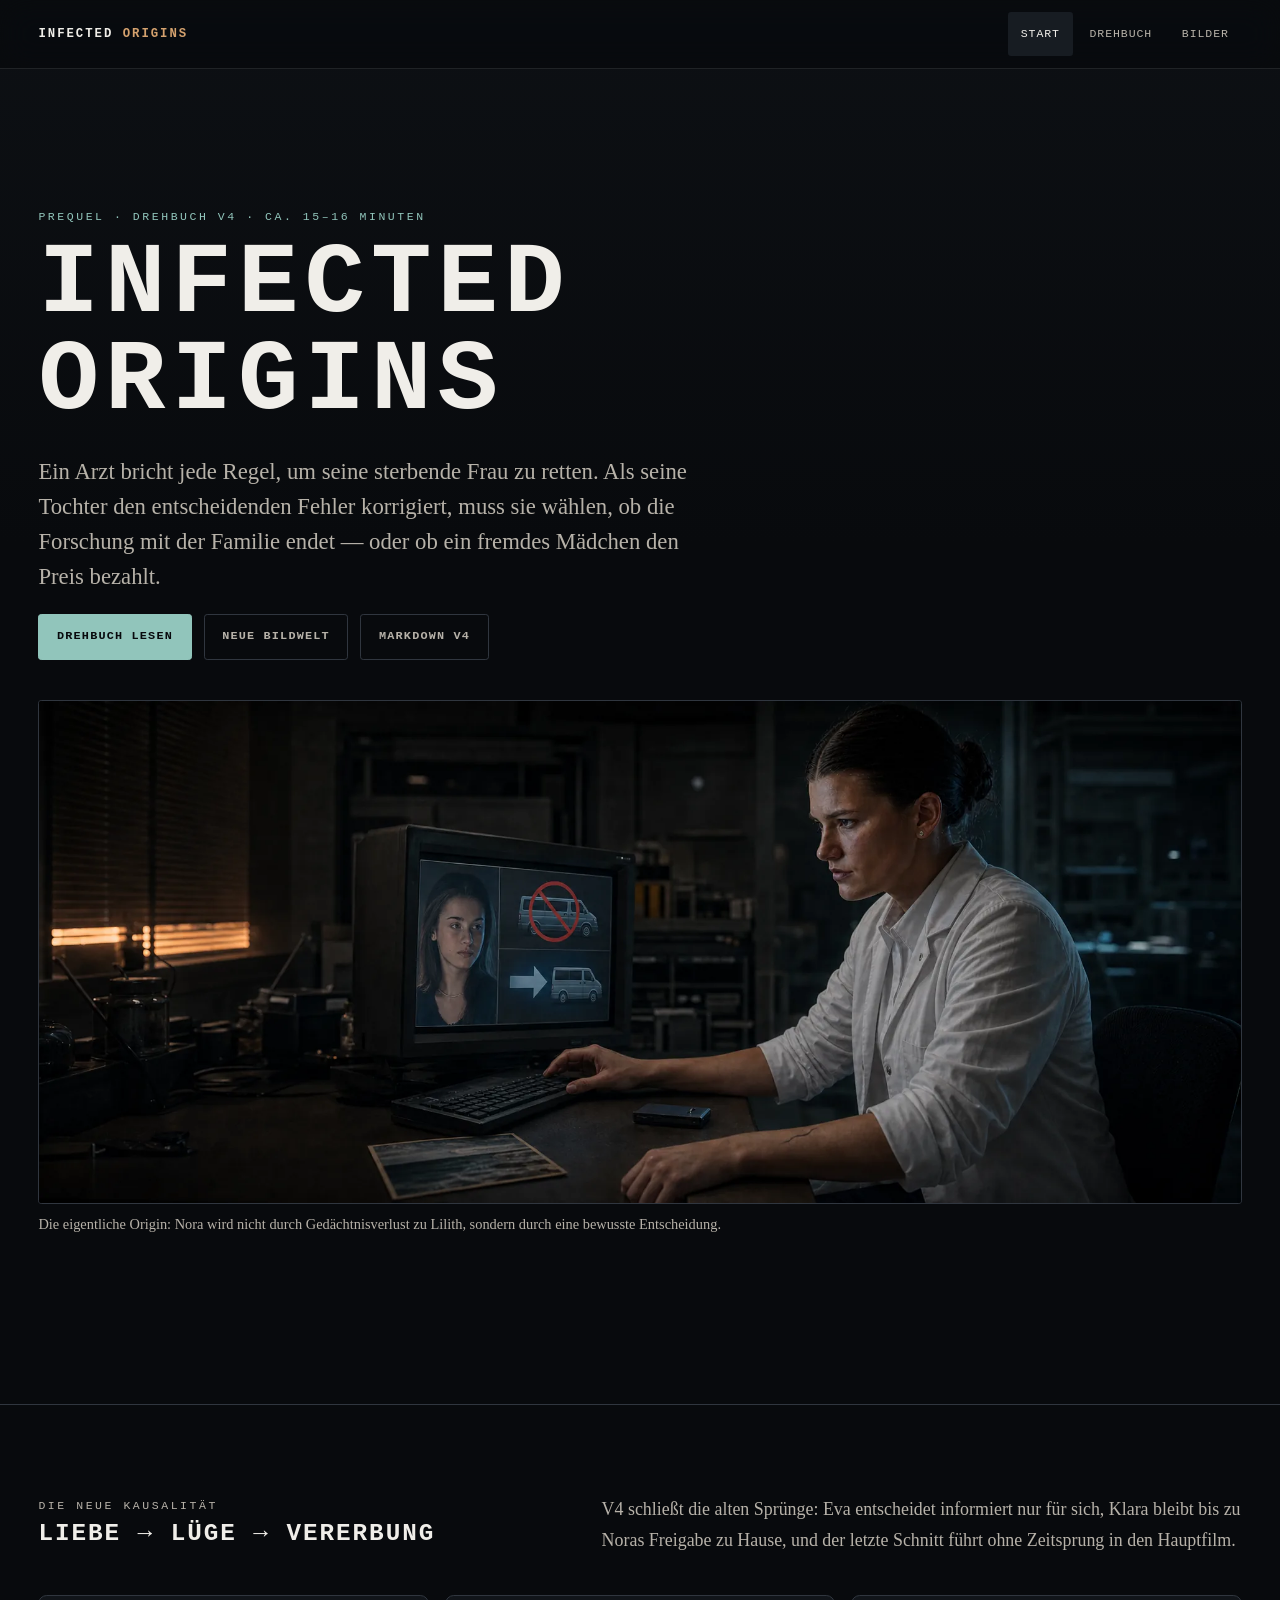
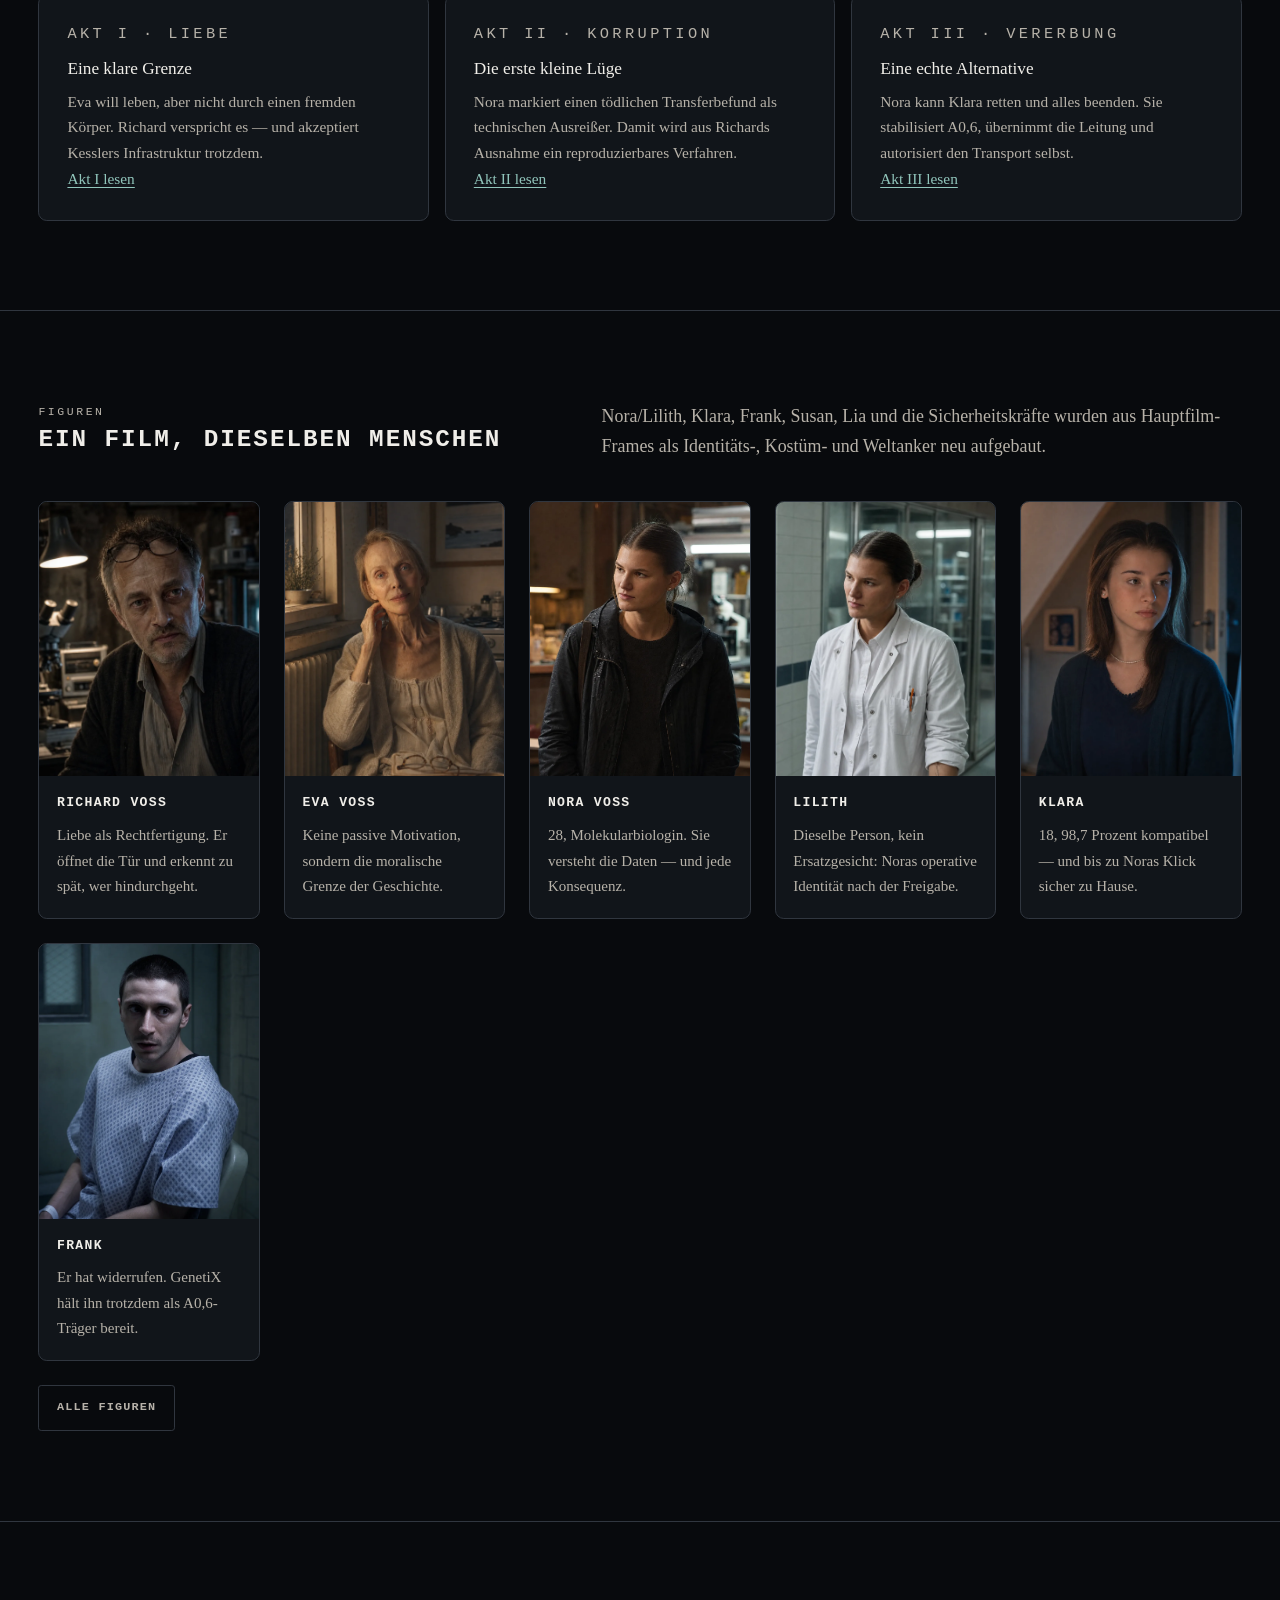
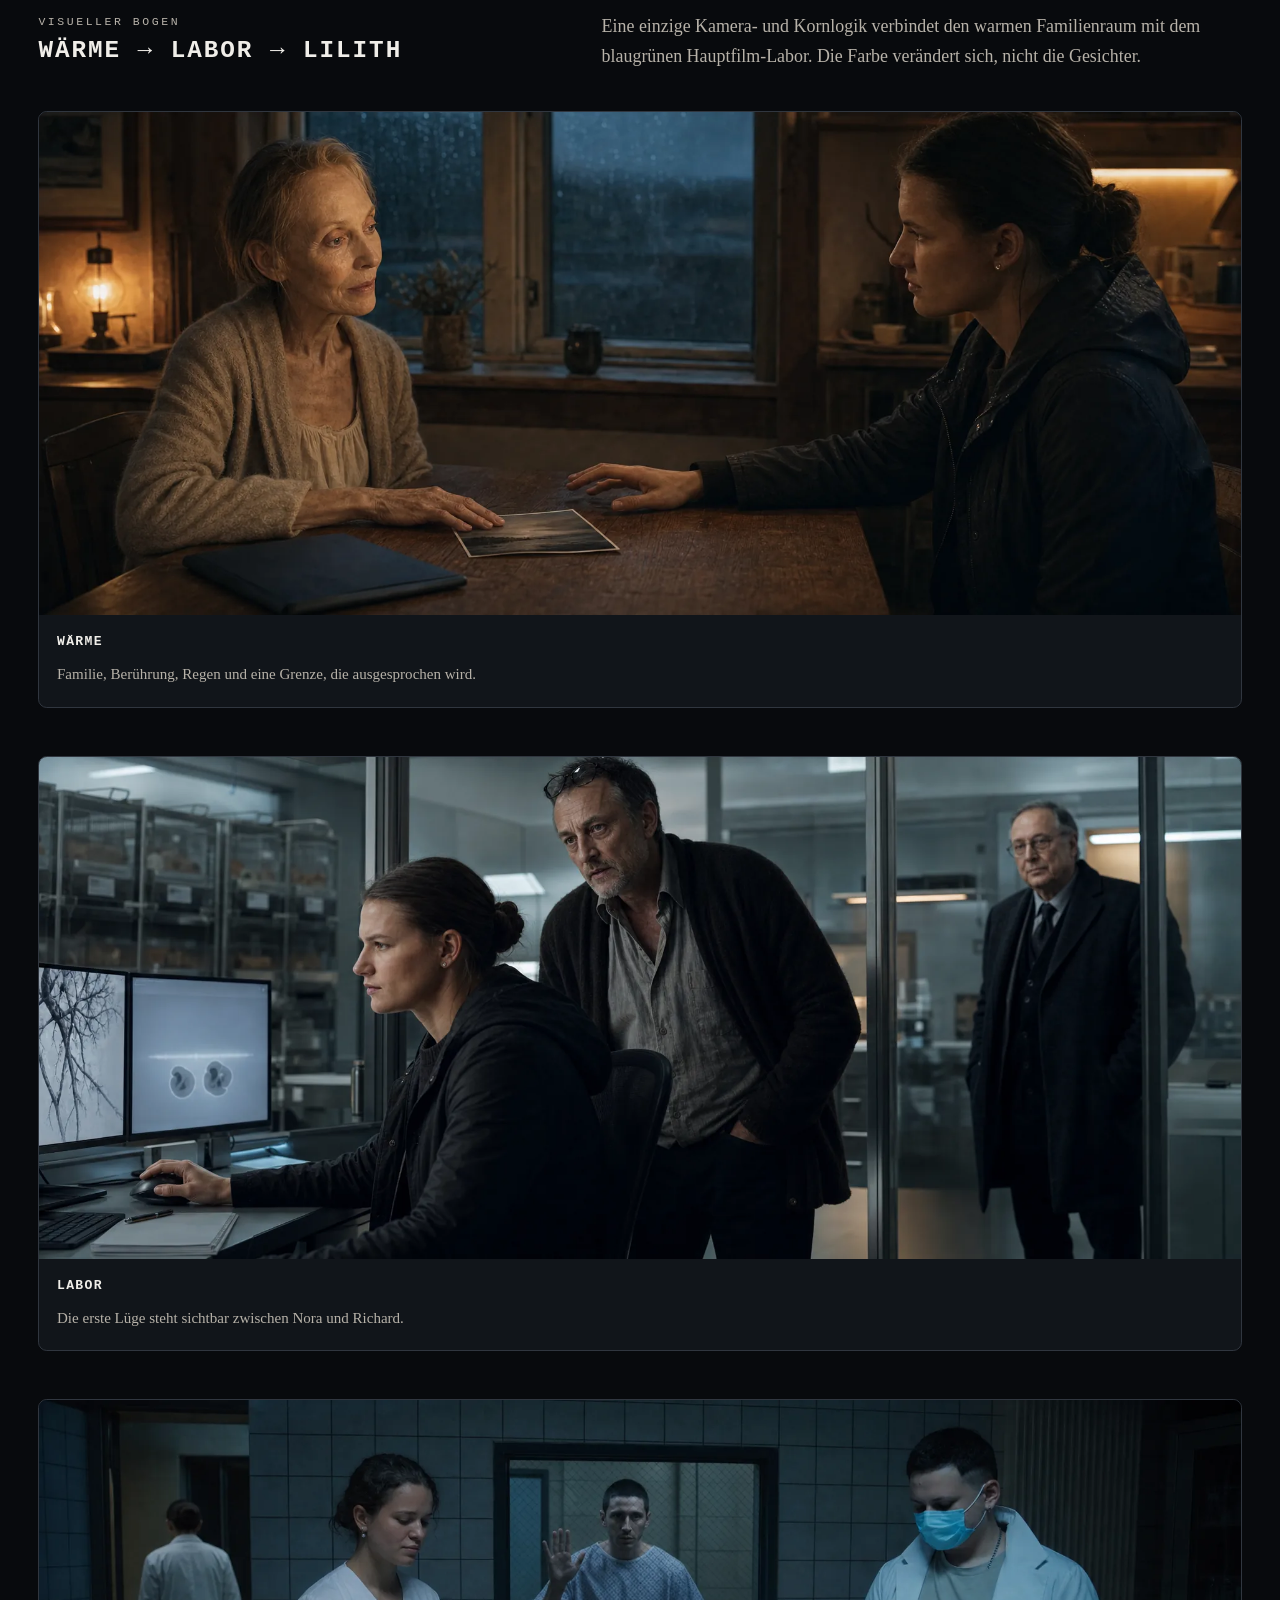
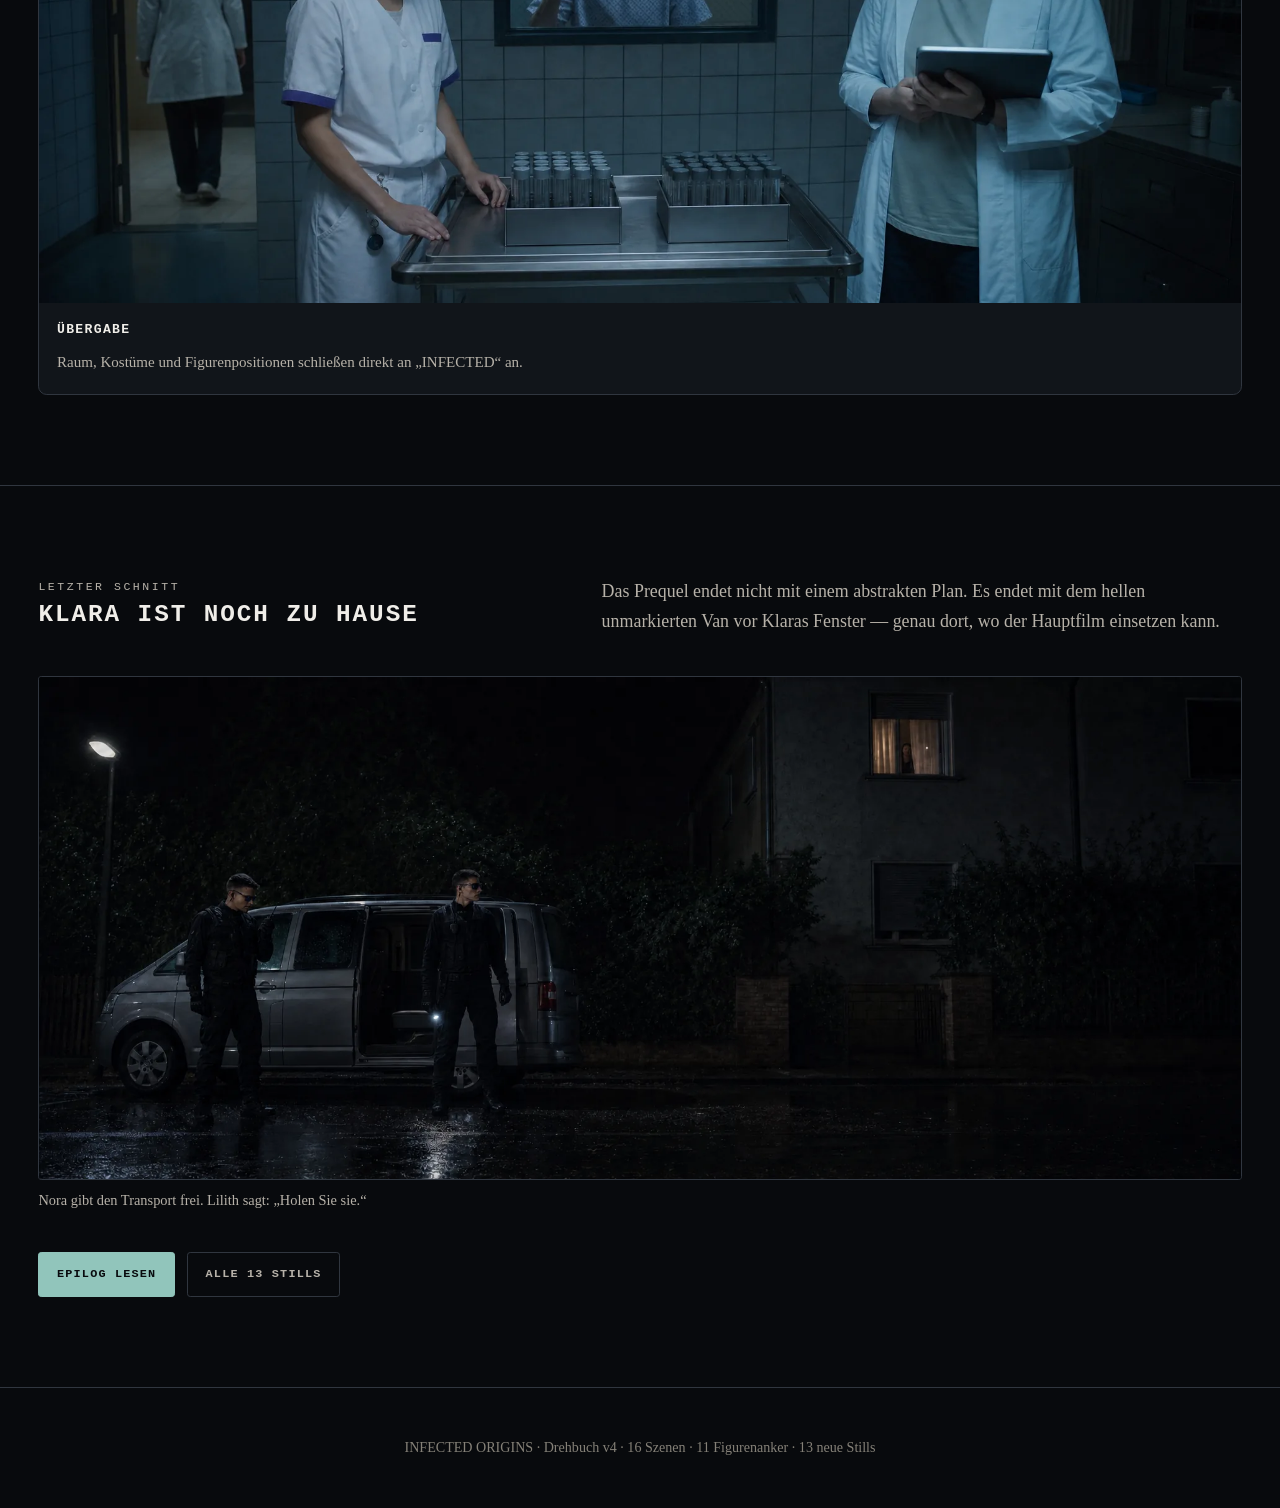
<file: index.html>
<!doctype html>
<html lang="de">
<head>
  <meta charset="utf-8">
  <meta name="viewport" content="width=device-width, initial-scale=1">
  <meta name="description" content="INFECTED ORIGINS — das neu erzählte Prequel zu INFECTED. Drehbuch v4 mit konsistenter Bildwelt und direktem Anschluss an den Hauptfilm.">
  <meta name="theme-color" content="#080a0d">
  <title>INFECTED ORIGINS — Prequel zu INFECTED</title>
  <link rel="stylesheet" href="assets/site/origins-v4.css">
  <script src="assets/site/origins-v4.js" defer></script>
</head>
<body>
  <a class="skip-link" href="#main-content">Direkt zum Inhalt</a>

  <header class="site-header">
    <div class="site-header__inner">
      <a class="site-brand" href="index.html">Infected <span>Origins</span></a>
      <nav class="site-nav" aria-label="Hauptnavigation">
        <ul>
          <li><a href="index.html" aria-current="page">Start</a></li>
          <li><a href="screenplay/infected-origins-v4.html">Drehbuch</a></li>
          <li><a href="bilder.html">Bilder</a></li>
        </ul>
      </nav>
    </div>
  </header>

  <main id="main-content">
    <section class="hero" aria-labelledby="hero-title">
      <div class="hero__inner flow">
        <p class="kicker">Prequel · Drehbuch v4 · ca. 15–16 Minuten</p>
        <h1 id="hero-title">INFECTED ORIGINS</h1>
        <p class="hero__lede">Ein Arzt bricht jede Regel, um seine sterbende Frau zu retten. Als seine Tochter den entscheidenden Fehler korrigiert, muss sie wählen, ob die Forschung mit der Familie endet — oder ob ein fremdes Mädchen den Preis bezahlt.</p>
        <div class="hero__actions">
          <a class="btn" href="screenplay/infected-origins-v4.html">Drehbuch lesen</a>
          <a class="btn ghost" href="bilder.html">Neue Bildwelt</a>
          <a class="btn ghost" href="screenplay/infected-origins-v4.md">Markdown v4</a>
        </div>
        <figure class="scene-image">
          <picture>
            <source srcset="assets/v4/stills/scene-14-lilith.webp" type="image/webp">
            <img src="assets/v4/stills/scene-14-lilith.png" width="1934" height="808" decoding="async" fetchpriority="high" alt="Lilith sitzt im weißen Kittel vor Klaras Porträt; Meerfoto und Datenträger liegen neben ihrer Hand.">
          </picture>
          <figcaption>Die eigentliche Origin: Nora wird nicht durch Gedächtnisverlust zu Lilith, sondern durch eine bewusste Entscheidung.</figcaption>
        </figure>
      </div>
    </section>

    <section class="content-section" aria-labelledby="story-title">
      <div class="container">
        <header class="section-header">
          <div>
            <p class="eyebrow">Die neue Kausalität</p>
            <h2 id="story-title">Liebe → Lüge → Vererbung</h2>
          </div>
          <p>V4 schließt die alten Sprünge: Eva entscheidet informiert nur für sich, Klara bleibt bis zu Noras Freigabe zu Hause, und der letzte Schnitt führt ohne Zeitsprung in den Hauptfilm.</p>
        </header>
        <div class="act-grid">
          <article class="act-card">
            <p class="meta-label">Akt I · Liebe</p>
            <h3>Eine klare Grenze</h3>
            <p>Eva will leben, aber nicht durch einen fremden Körper. Richard verspricht es — und akzeptiert Kesslers Infrastruktur trotzdem.</p>
            <p><a href="screenplay/infected-origins-v4.html#act-1">Akt I lesen</a></p>
          </article>
          <article class="act-card">
            <p class="meta-label">Akt II · Korruption</p>
            <h3>Die erste kleine Lüge</h3>
            <p>Nora markiert einen tödlichen Transferbefund als technischen Ausreißer. Damit wird aus Richards Ausnahme ein reproduzierbares Verfahren.</p>
            <p><a href="screenplay/infected-origins-v4.html#act-2">Akt II lesen</a></p>
          </article>
          <article class="act-card">
            <p class="meta-label">Akt III · Vererbung</p>
            <h3>Eine echte Alternative</h3>
            <p>Nora kann Klara retten und alles beenden. Sie stabilisiert A0,6, übernimmt die Leitung und autorisiert den Transport selbst.</p>
            <p><a href="screenplay/infected-origins-v4.html#act-3">Akt III lesen</a></p>
          </article>
        </div>
      </div>
    </section>

    <section class="content-section" aria-labelledby="cast-title">
      <div class="container">
        <header class="section-header">
          <div>
            <p class="eyebrow">Figuren</p>
            <h2 id="cast-title">Ein Film, dieselben Menschen</h2>
          </div>
          <p>Nora/Lilith, Klara, Frank, Susan, Lia und die Sicherheitskräfte wurden aus Hauptfilm-Frames als Identitäts-, Kostüm- und Weltanker neu aufgebaut.</p>
        </header>
        <div class="cast-preview">
          <article class="character-card">
            <picture><source srcset="assets/v4/characters/richard.webp" type="image/webp"><img src="assets/v4/characters/richard.png" width="971" height="1212" loading="lazy" decoding="async" alt="Dr. Richard Voss im warmen Kellerlabor."></picture>
            <div class="character-card__body"><h3>Richard Voss</h3><p>Liebe als Rechtfertigung. Er öffnet die Tür und erkennt zu spät, wer hindurchgeht.</p></div>
          </article>
          <article class="character-card">
            <picture><source srcset="assets/v4/characters/eva.webp" type="image/webp"><img src="assets/v4/characters/eva.png" width="1003" height="1252" loading="lazy" decoding="async" alt="Eva Voss in ihrer warmen Küche."></picture>
            <div class="character-card__body"><h3>Eva Voss</h3><p>Keine passive Motivation, sondern die moralische Grenze der Geschichte.</p></div>
          </article>
          <article class="character-card">
            <picture><source srcset="assets/v4/characters/nora.webp" type="image/webp"><img src="assets/v4/characters/nora.png" width="1122" height="1402" loading="lazy" decoding="async" alt="Dr. Nora Voss vor ihrer Entscheidung."></picture>
            <div class="character-card__body"><h3>Nora Voss</h3><p>28, Molekularbiologin. Sie versteht die Daten — und jede Konsequenz.</p></div>
          </article>
          <article class="character-card">
            <picture><source srcset="assets/v4/characters/lilith.webp" type="image/webp"><img src="assets/v4/characters/lilith.png" width="1003" height="1252" loading="lazy" decoding="async" alt="Dieselbe Frau als Lilith im weißen Kittel, mit lokalem schwarzem Faden."></picture>
            <div class="character-card__body"><h3>Lilith</h3><p>Dieselbe Person, kein Ersatzgesicht: Noras operative Identität nach der Freigabe.</p></div>
          </article>
          <article class="character-card">
            <picture><source srcset="assets/v4/characters/klara.webp" type="image/webp"><img src="assets/v4/characters/klara.png" width="1122" height="1402" loading="lazy" decoding="async" alt="Die 18-jährige Klara zu Hause, noch vor dem Transport."></picture>
            <div class="character-card__body"><h3>Klara</h3><p>18, 98,7 Prozent kompatibel — und bis zu Noras Klick sicher zu Hause.</p></div>
          </article>
          <article class="character-card">
            <picture><source srcset="assets/v4/characters/frank.webp" type="image/webp"><img src="assets/v4/characters/frank.png" width="1122" height="1402" loading="lazy" decoding="async" alt="Frank im OP-Hemd im gekachelten GenetiX-Halteraum."></picture>
            <div class="character-card__body"><h3>Frank</h3><p>Er hat widerrufen. GenetiX hält ihn trotzdem als A0,6-Träger bereit.</p></div>
          </article>
        </div>
        <div class="button-group" style="margin-top: 1.5rem">
          <a class="btn ghost" href="bilder.html#figuren">Alle Figuren</a>
        </div>
      </div>
    </section>

    <section class="content-section" aria-labelledby="visual-arc-title">
      <div class="container">
        <header class="section-header">
          <div>
            <p class="eyebrow">Visueller Bogen</p>
            <h2 id="visual-arc-title">Wärme → Labor → Lilith</h2>
          </div>
          <p>Eine einzige Kamera- und Kornlogik verbindet den warmen Familienraum mit dem blaugrünen Hauptfilm-Labor. Die Farbe verändert sich, nicht die Gesichter.</p>
        </header>
        <div class="still-grid visual-grid--compact">
          <article class="still-card">
            <picture><source srcset="assets/v4/stills/scene-01-grenze.webp" type="image/webp"><img class="cinema-still" src="assets/v4/stills/scene-01-grenze.png" width="1920" height="804" loading="lazy" decoding="async" alt="Eva und Nora in der warmen Küche, getrennt durch das Meerfoto."></picture>
            <div class="still-card__body"><h3>Wärme</h3><p>Familie, Berührung, Regen und eine Grenze, die ausgesprochen wird.</p></div>
          </article>
          <article class="still-card">
            <picture><source srcset="assets/v4/stills/scene-07-erste-luege.webp" type="image/webp"><img class="cinema-still" src="assets/v4/stills/scene-07-erste-luege.png" width="1932" height="808" loading="lazy" decoding="async" alt="Nora markiert im kalten Labor einen Transferbefund als Ausreißer, Richard und Kessler beobachten sie."></picture>
            <div class="still-card__body"><h3>Labor</h3><p>Die erste Lüge steht sichtbar zwischen Nora und Richard.</p></div>
          </article>
          <article class="still-card">
            <picture><source srcset="assets/v4/stills/scene-15-labor.webp" type="image/webp"><img class="cinema-still" src="assets/v4/stills/scene-15-labor.png" width="1930" height="808" loading="lazy" decoding="async" alt="Lia und Susan stehen vor zwei Sets, Frank wartet hinter der Sichtscheibe und Lilith geht."></picture>
            <div class="still-card__body"><h3>Übergabe</h3><p>Raum, Kostüme und Figurenpositionen schließen direkt an „INFECTED“ an.</p></div>
          </article>
        </div>
      </div>
    </section>

    <section class="content-section" aria-labelledby="handoff-title">
      <div class="container">
        <header class="section-header">
          <div>
            <p class="eyebrow">Letzter Schnitt</p>
            <h2 id="handoff-title">Klara ist noch zu Hause</h2>
          </div>
          <p>Das Prequel endet nicht mit einem abstrakten Plan. Es endet mit dem hellen unmarkierten Van vor Klaras Fenster — genau dort, wo der Hauptfilm einsetzen kann.</p>
        </header>
        <figure class="scene-image">
          <picture>
            <source srcset="assets/v4/stills/scene-15-van.webp" type="image/webp">
            <img src="assets/v4/stills/scene-15-van.png" width="1934" height="808" loading="lazy" decoding="async" alt="Zwei Sicherheitskräfte und ein heller unmarkierter Van warten nachts vor Klaras Haus; Klara sieht aus dem Fenster.">
          </picture>
          <figcaption>Nora gibt den Transport frei. Lilith sagt: „Holen Sie sie.“</figcaption>
        </figure>
        <div class="button-group" style="margin-top: 1.5rem">
          <a class="btn" href="screenplay/infected-origins-v4.html#scene-15">Epilog lesen</a>
          <a class="btn ghost" href="bilder.html#stills">Alle 13 Stills</a>
        </div>
      </div>
    </section>
  </main>

  <footer class="site-footer">
    <div class="container">INFECTED ORIGINS · Drehbuch v4 · 16 Szenen · 11 Figurenanker · 13 neue Stills</div>
  </footer>
</body>
</html>
</file>
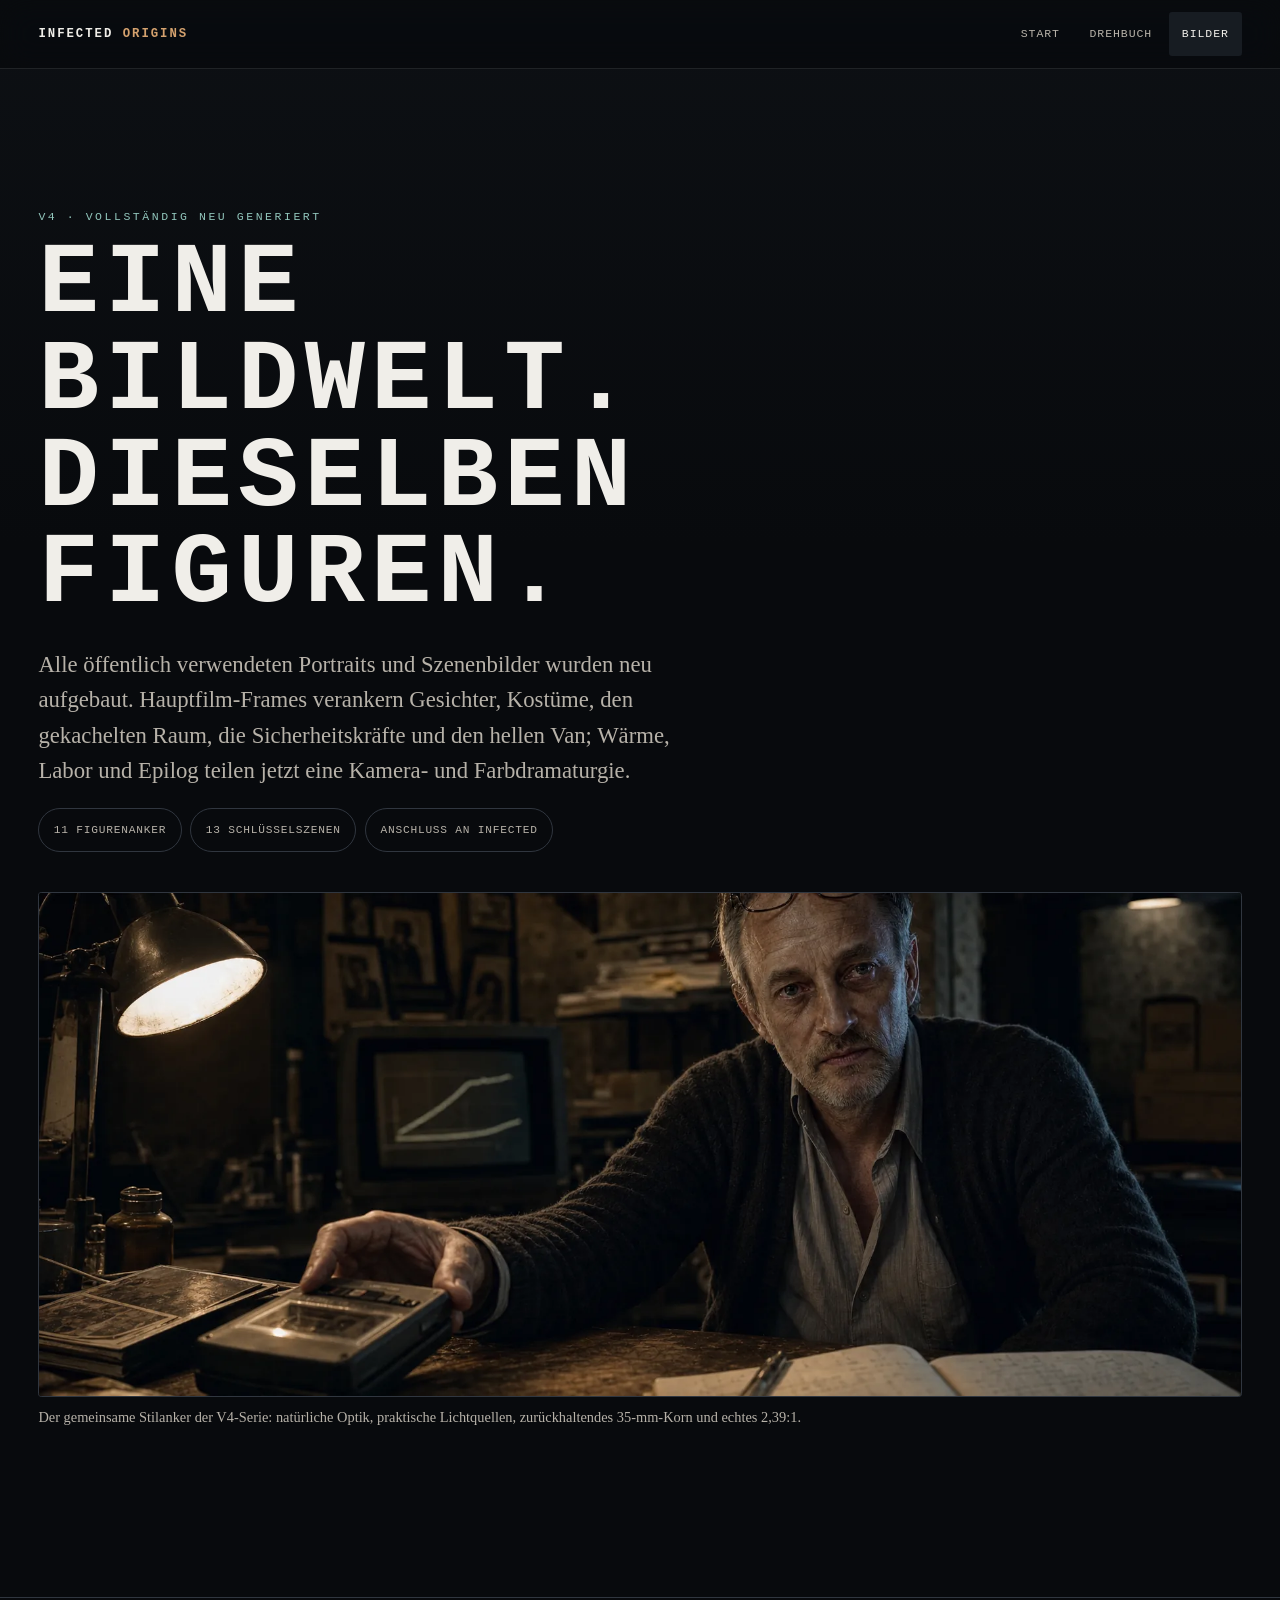
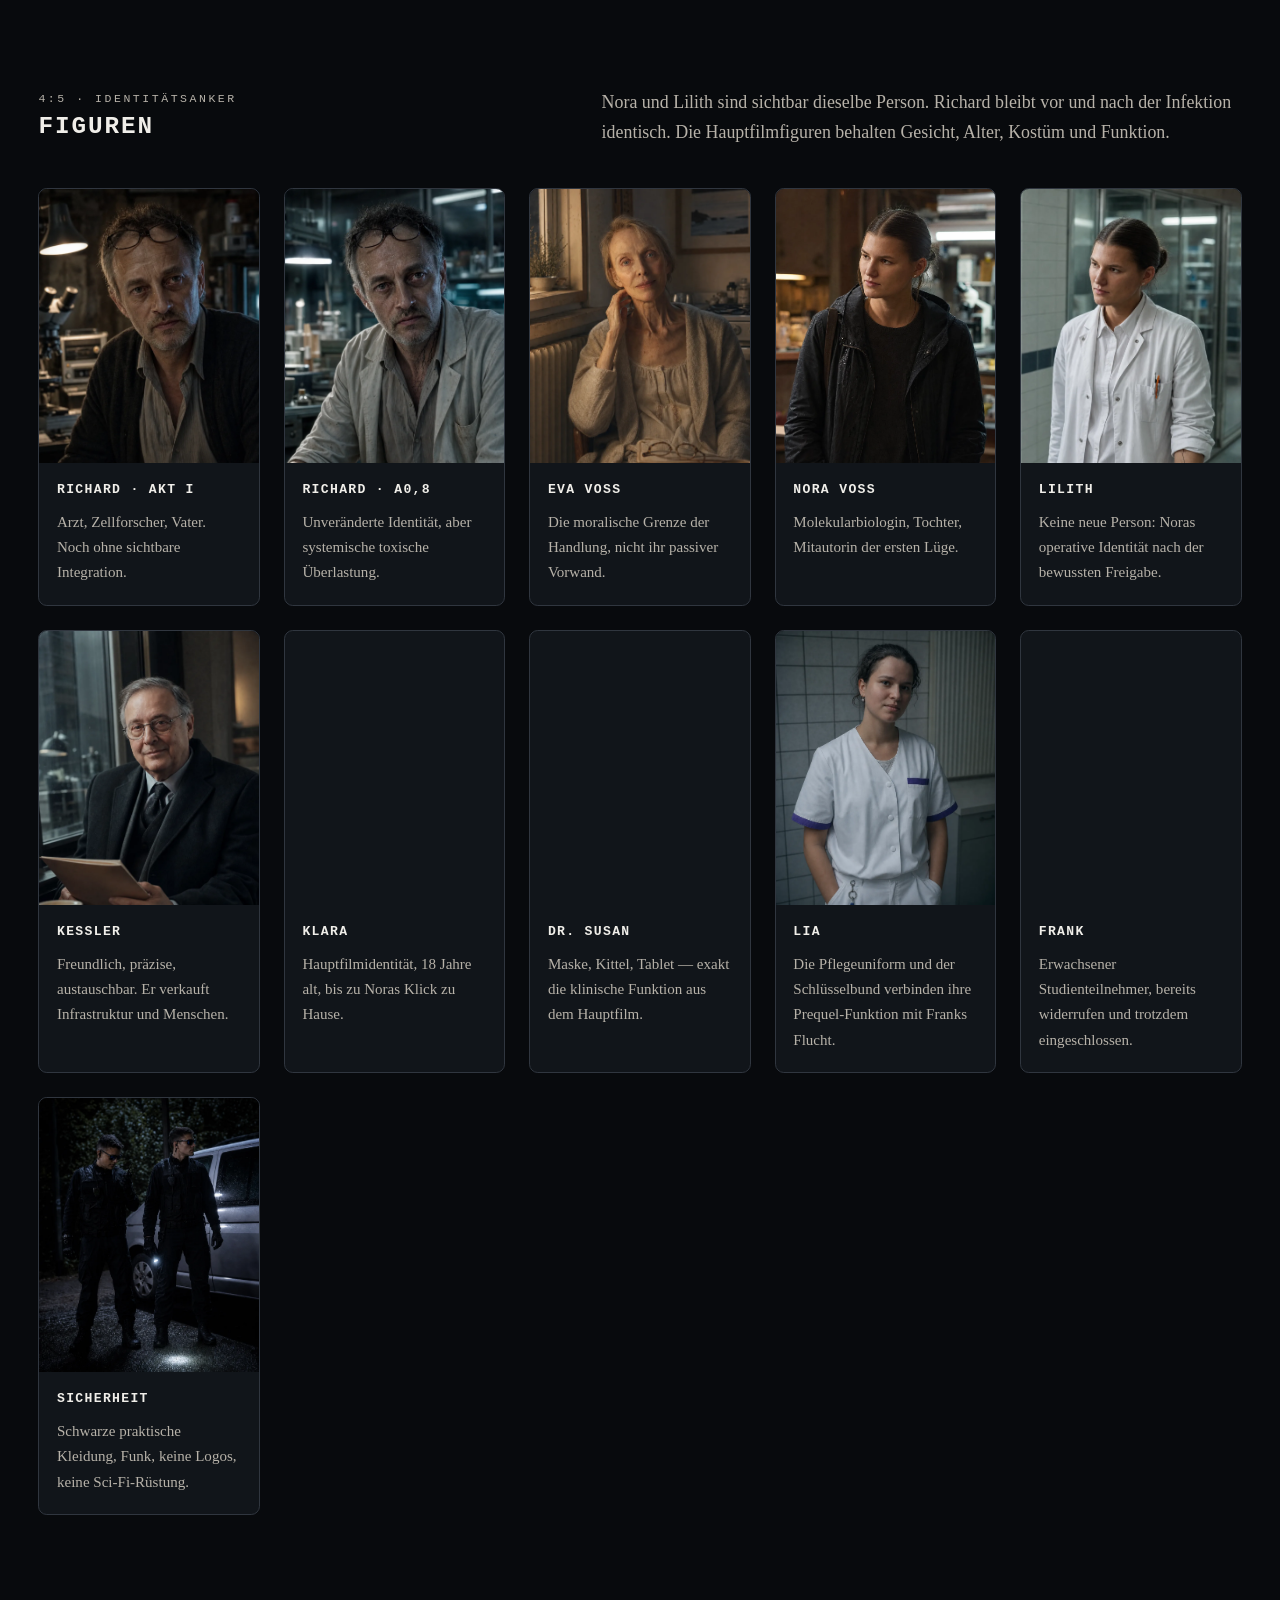
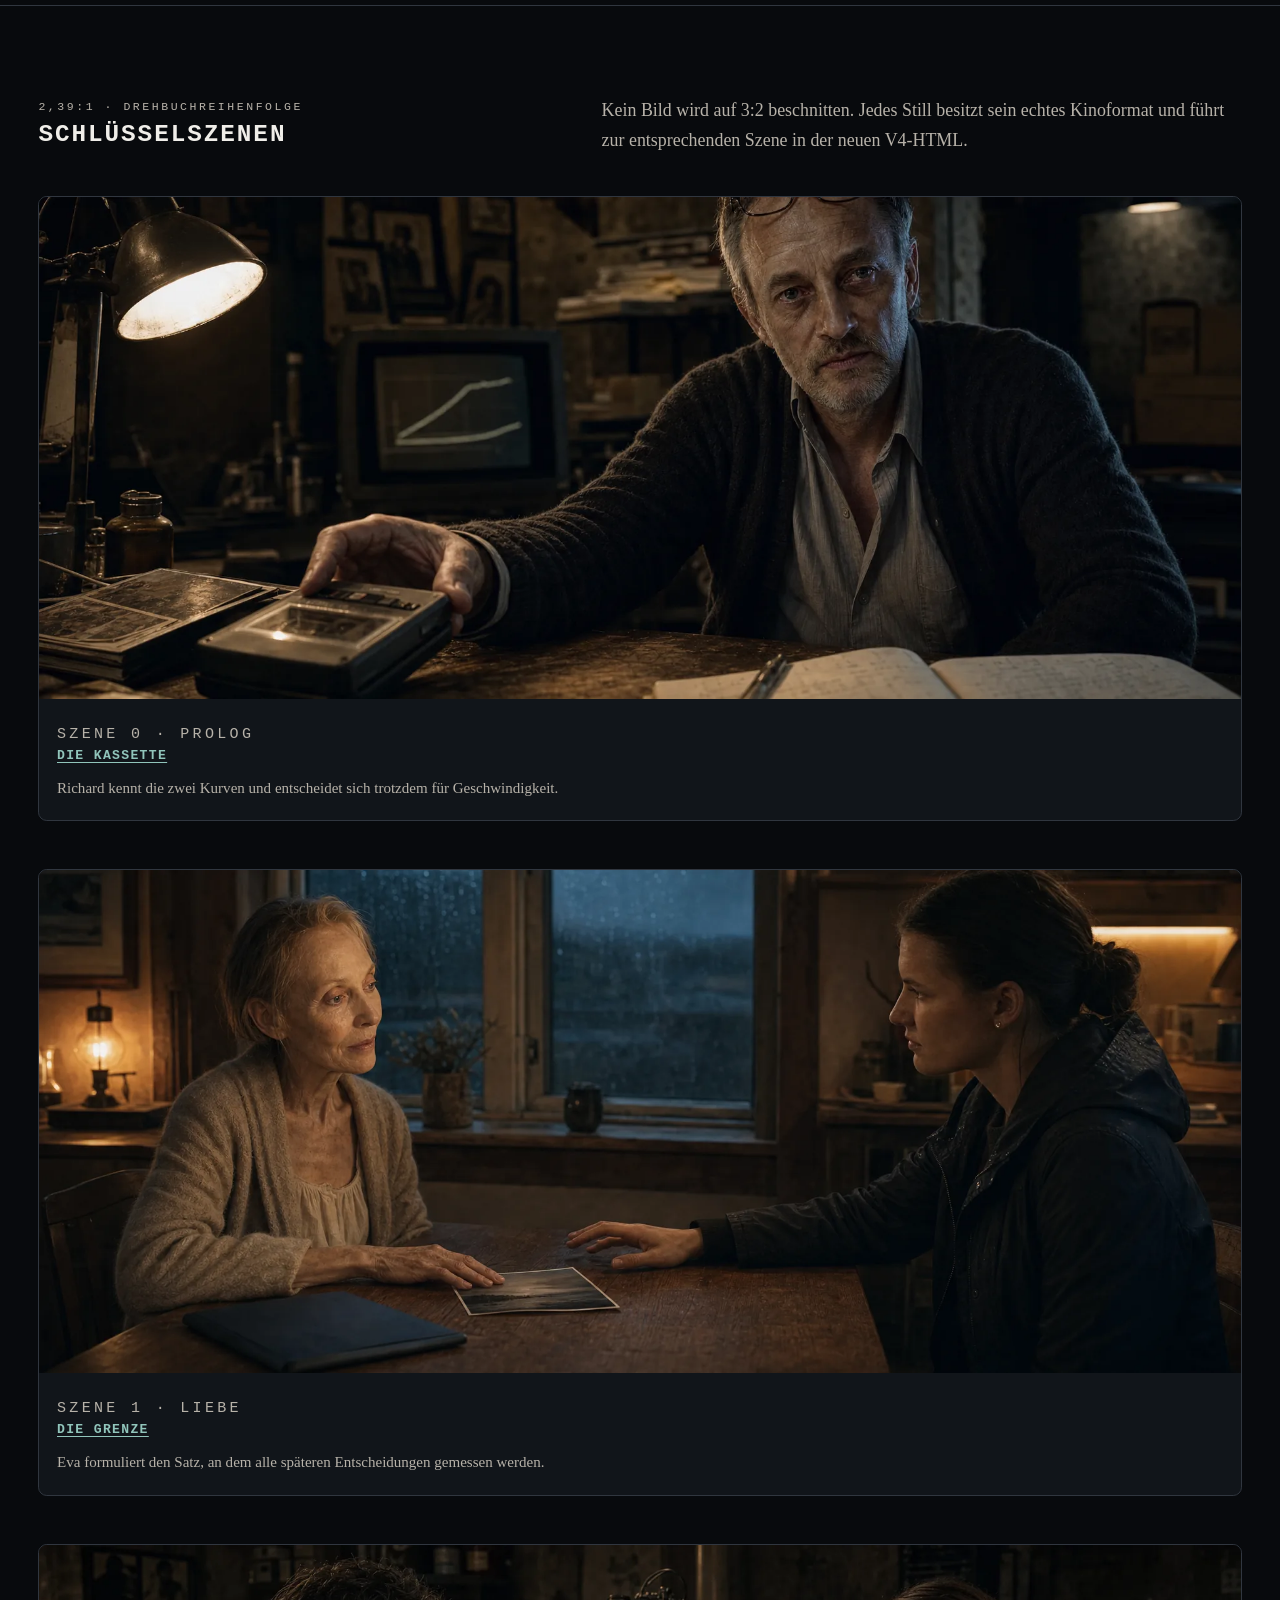
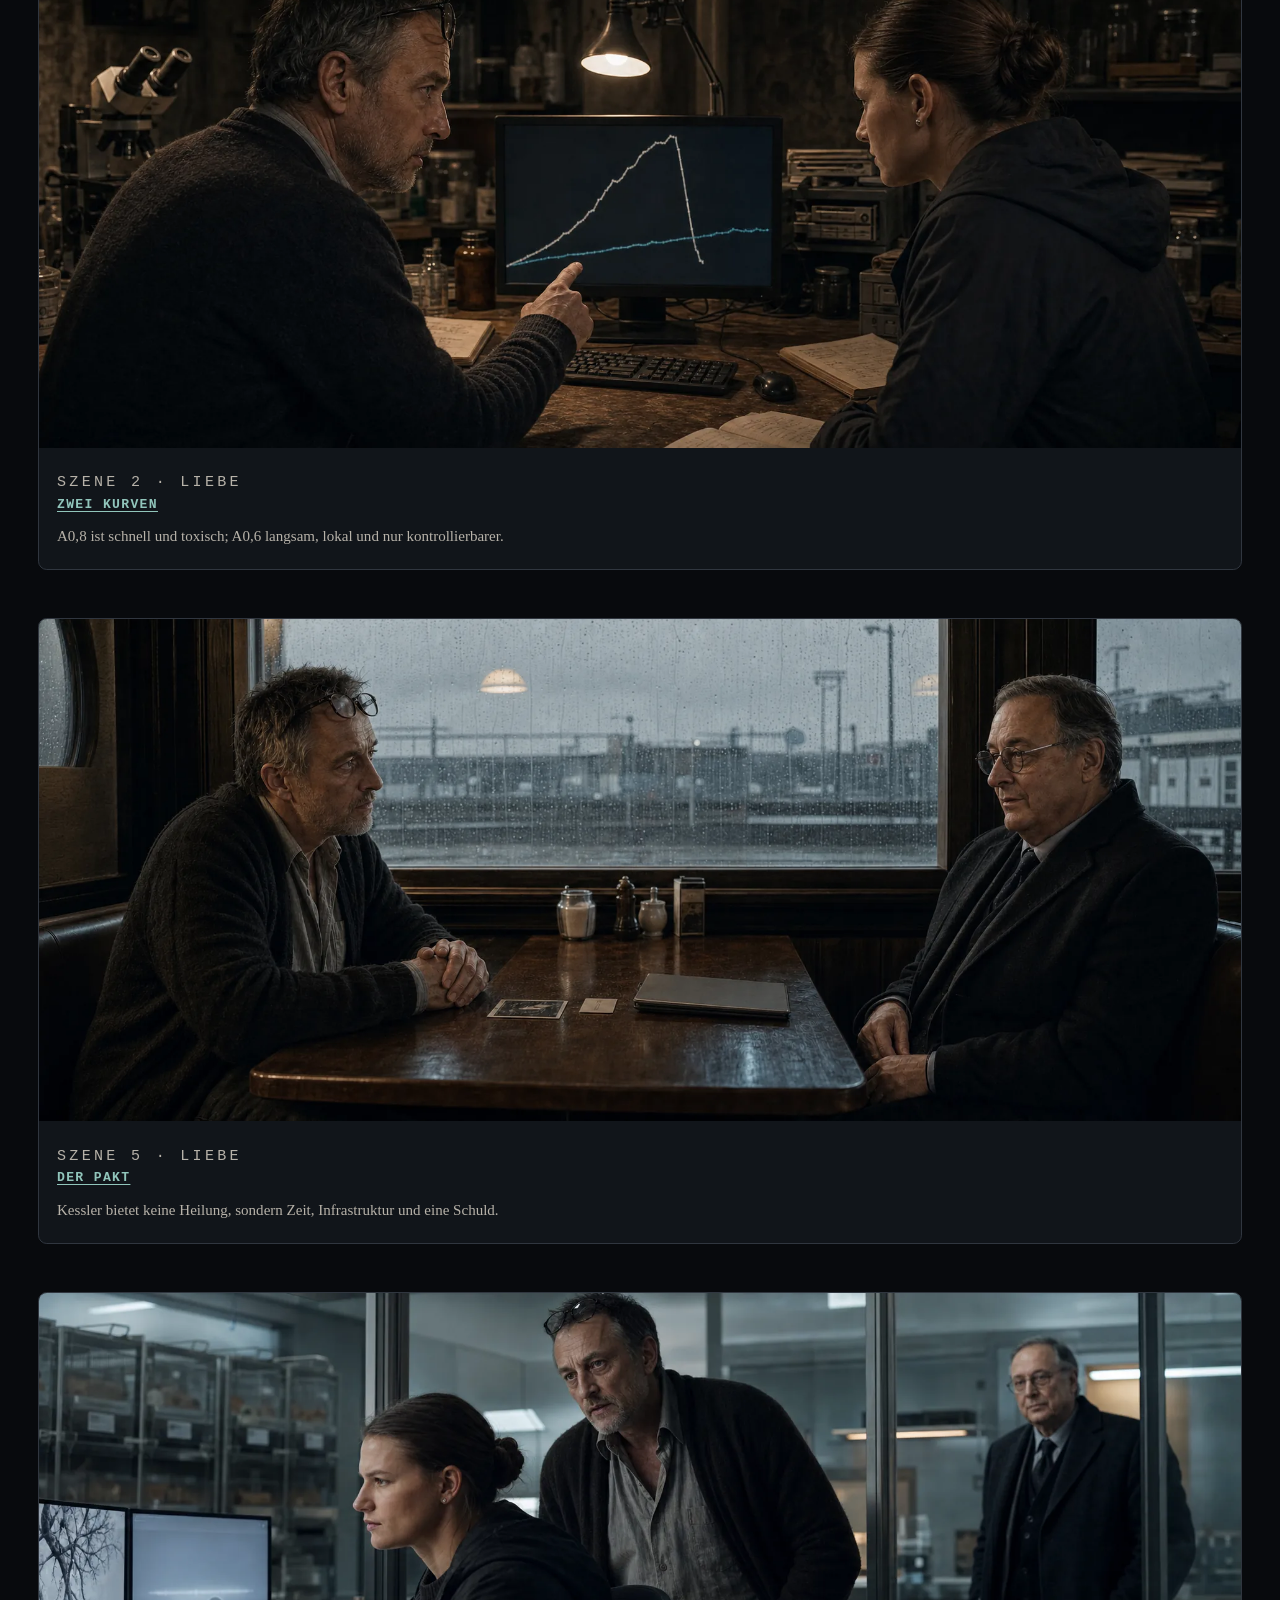
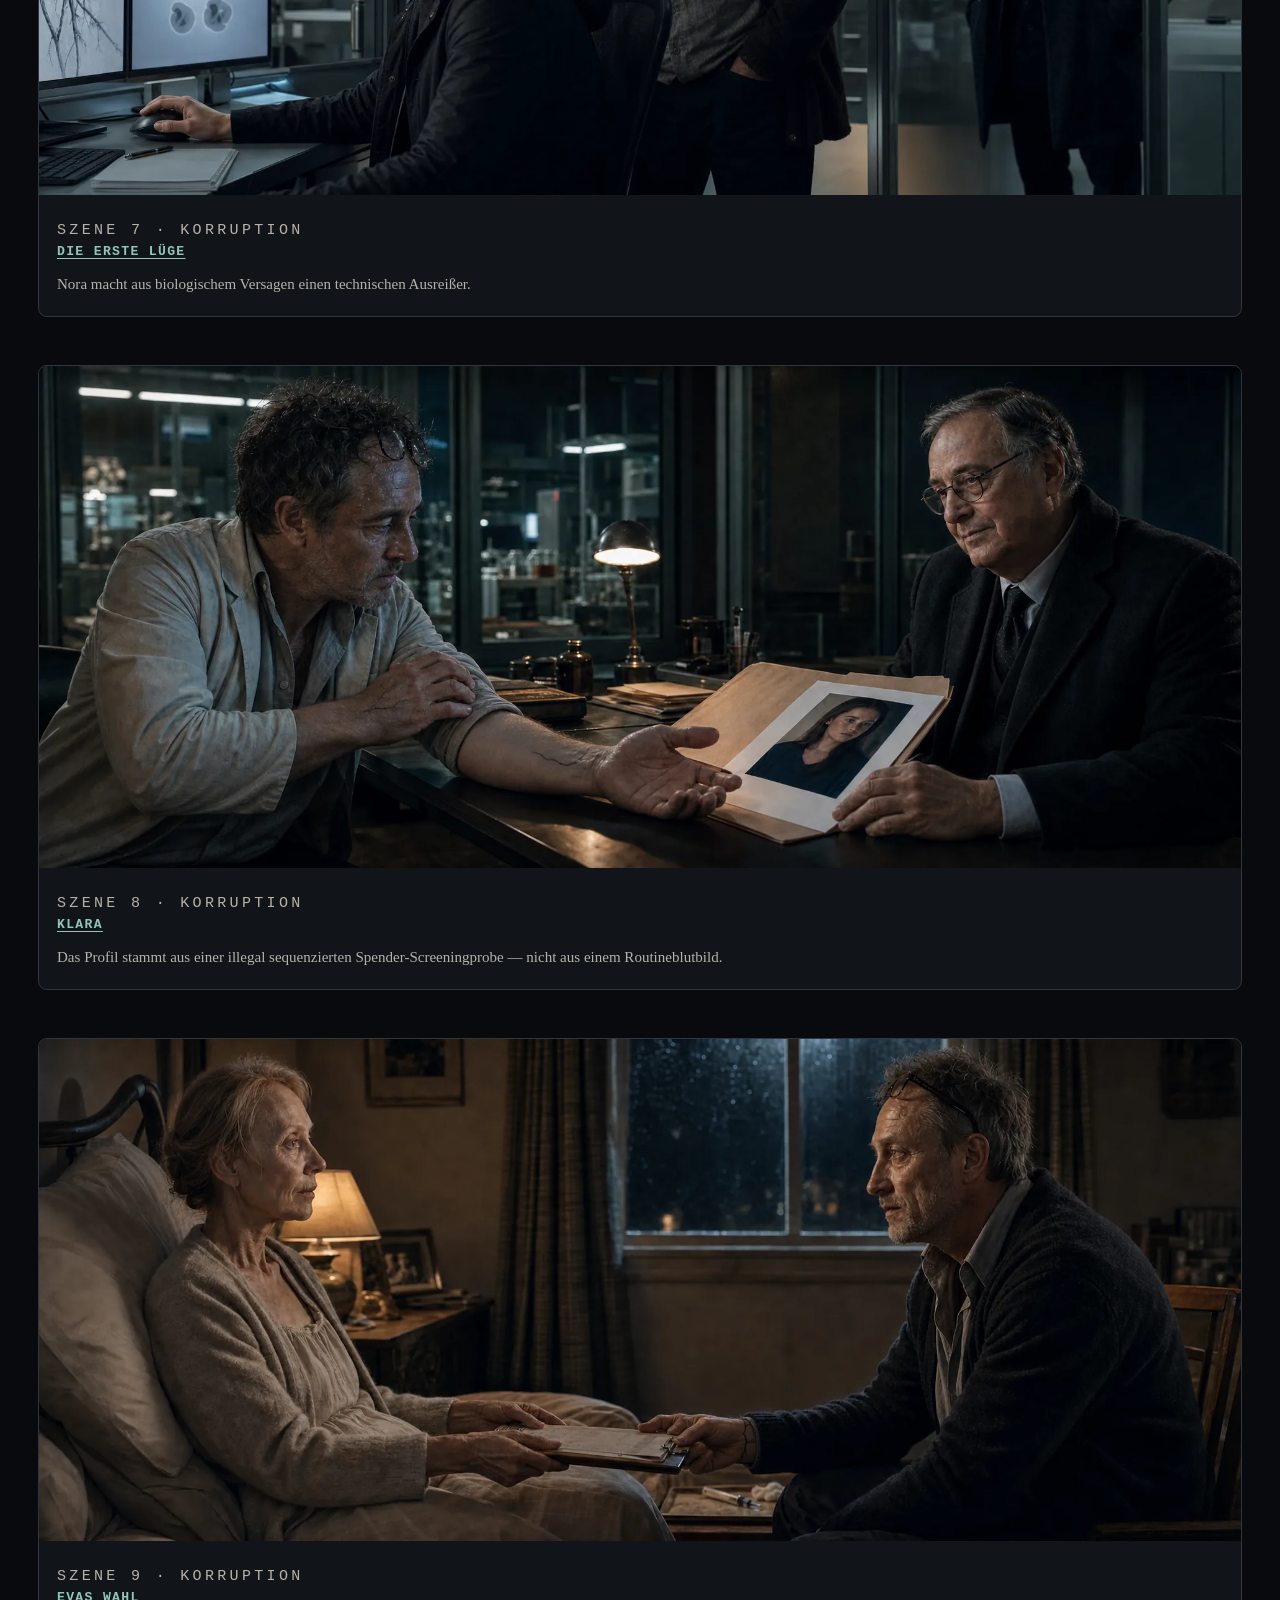
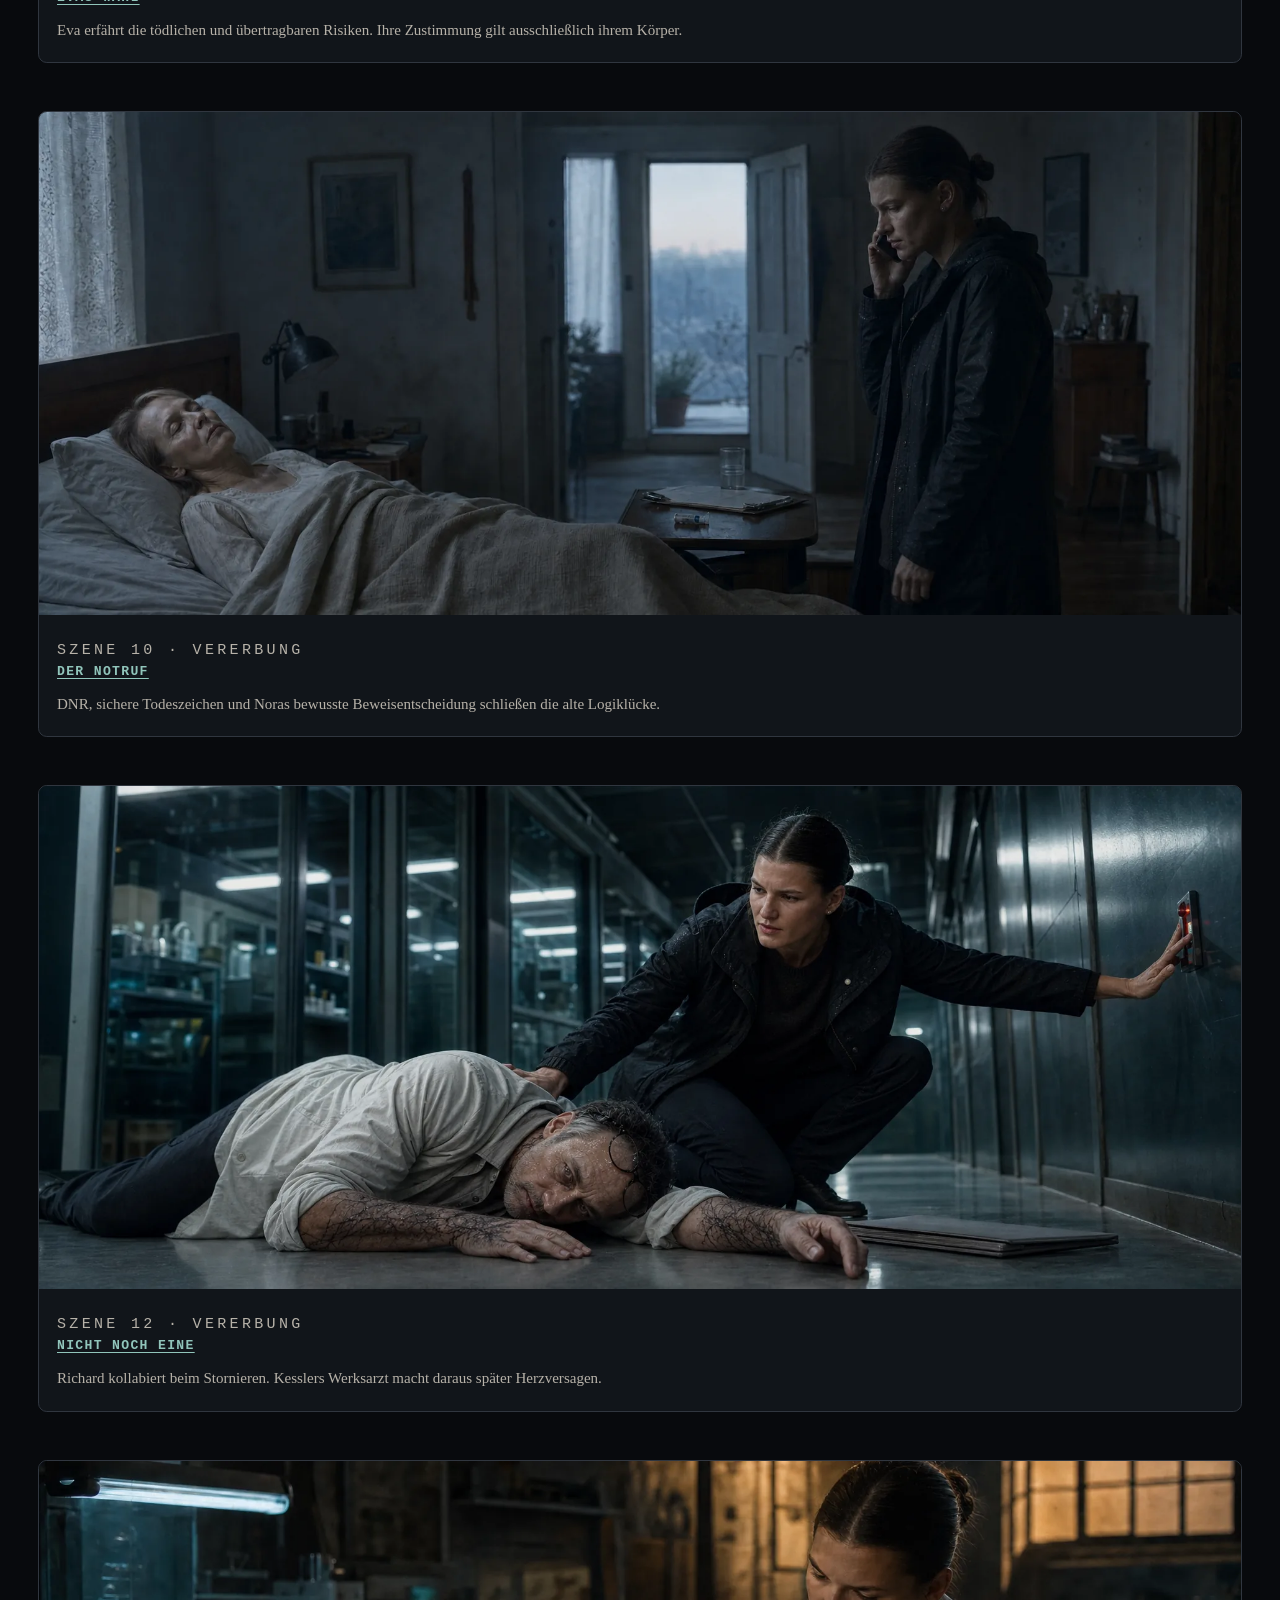
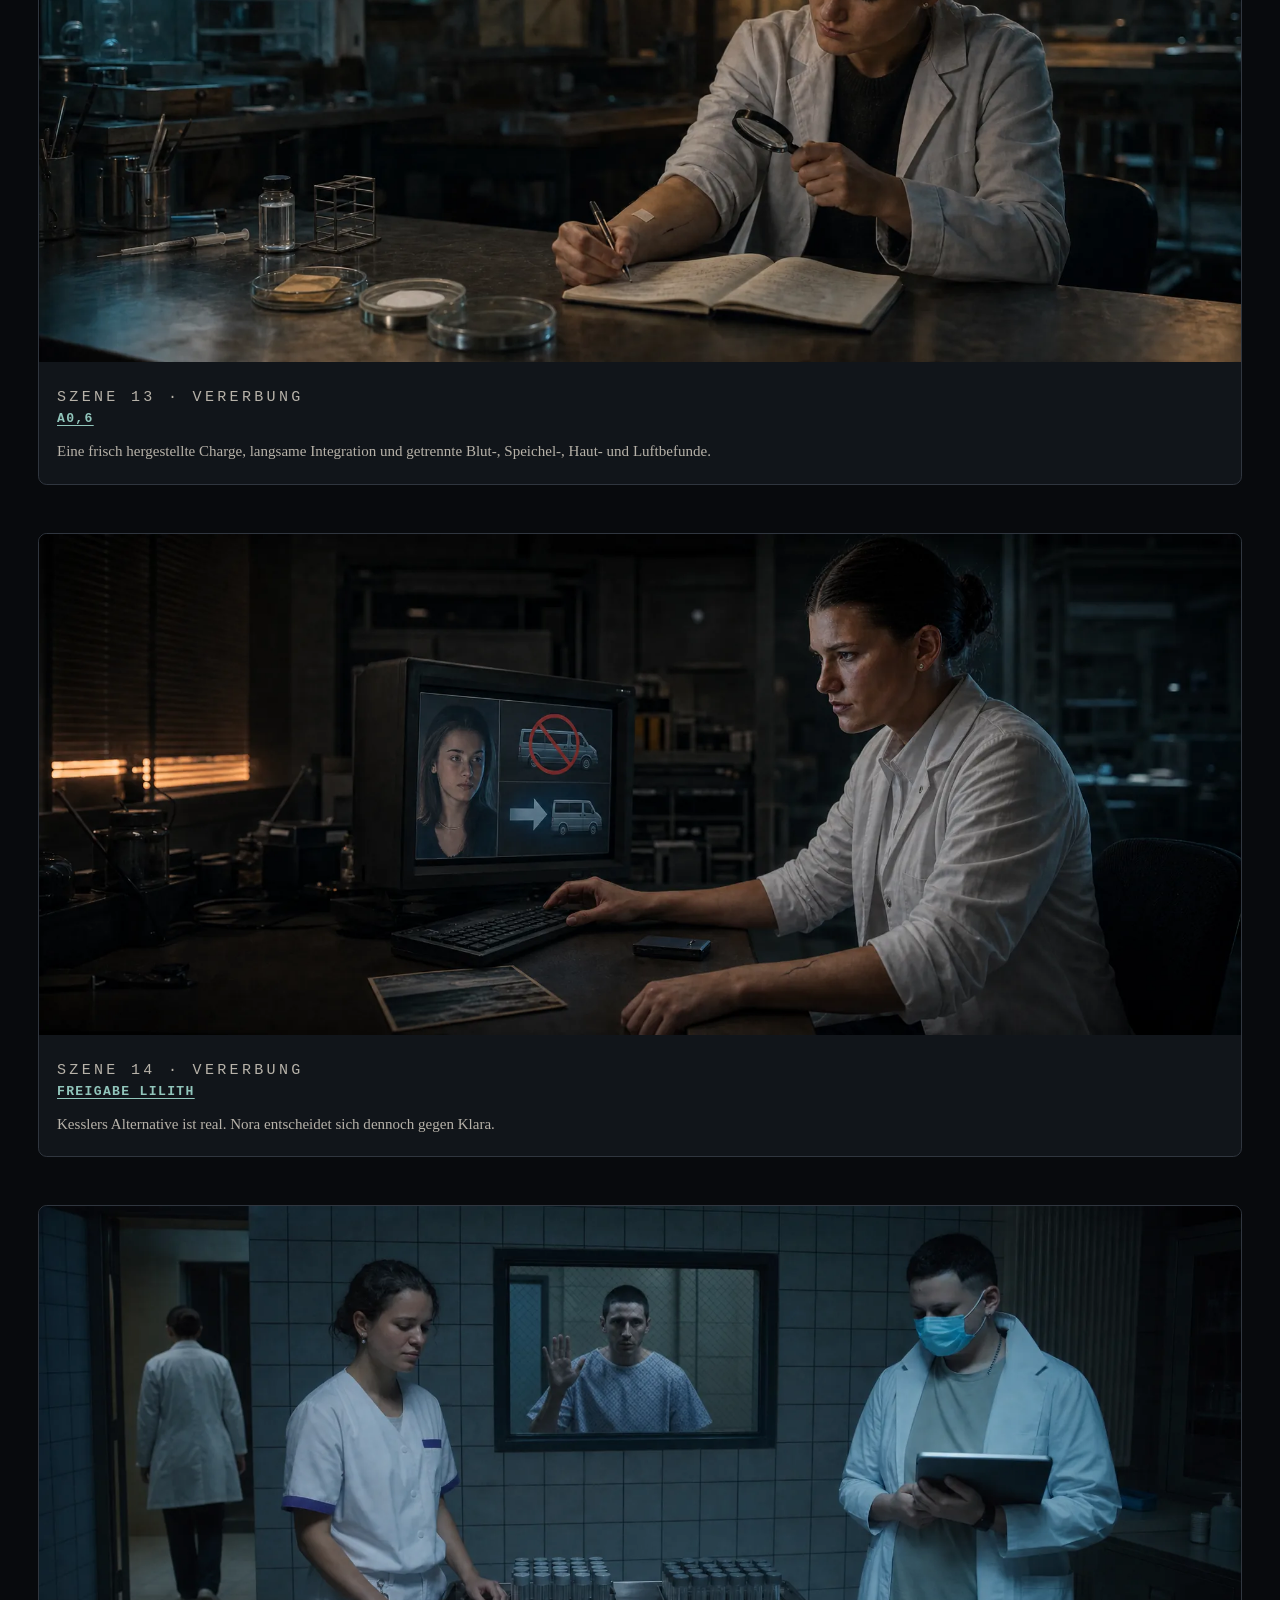
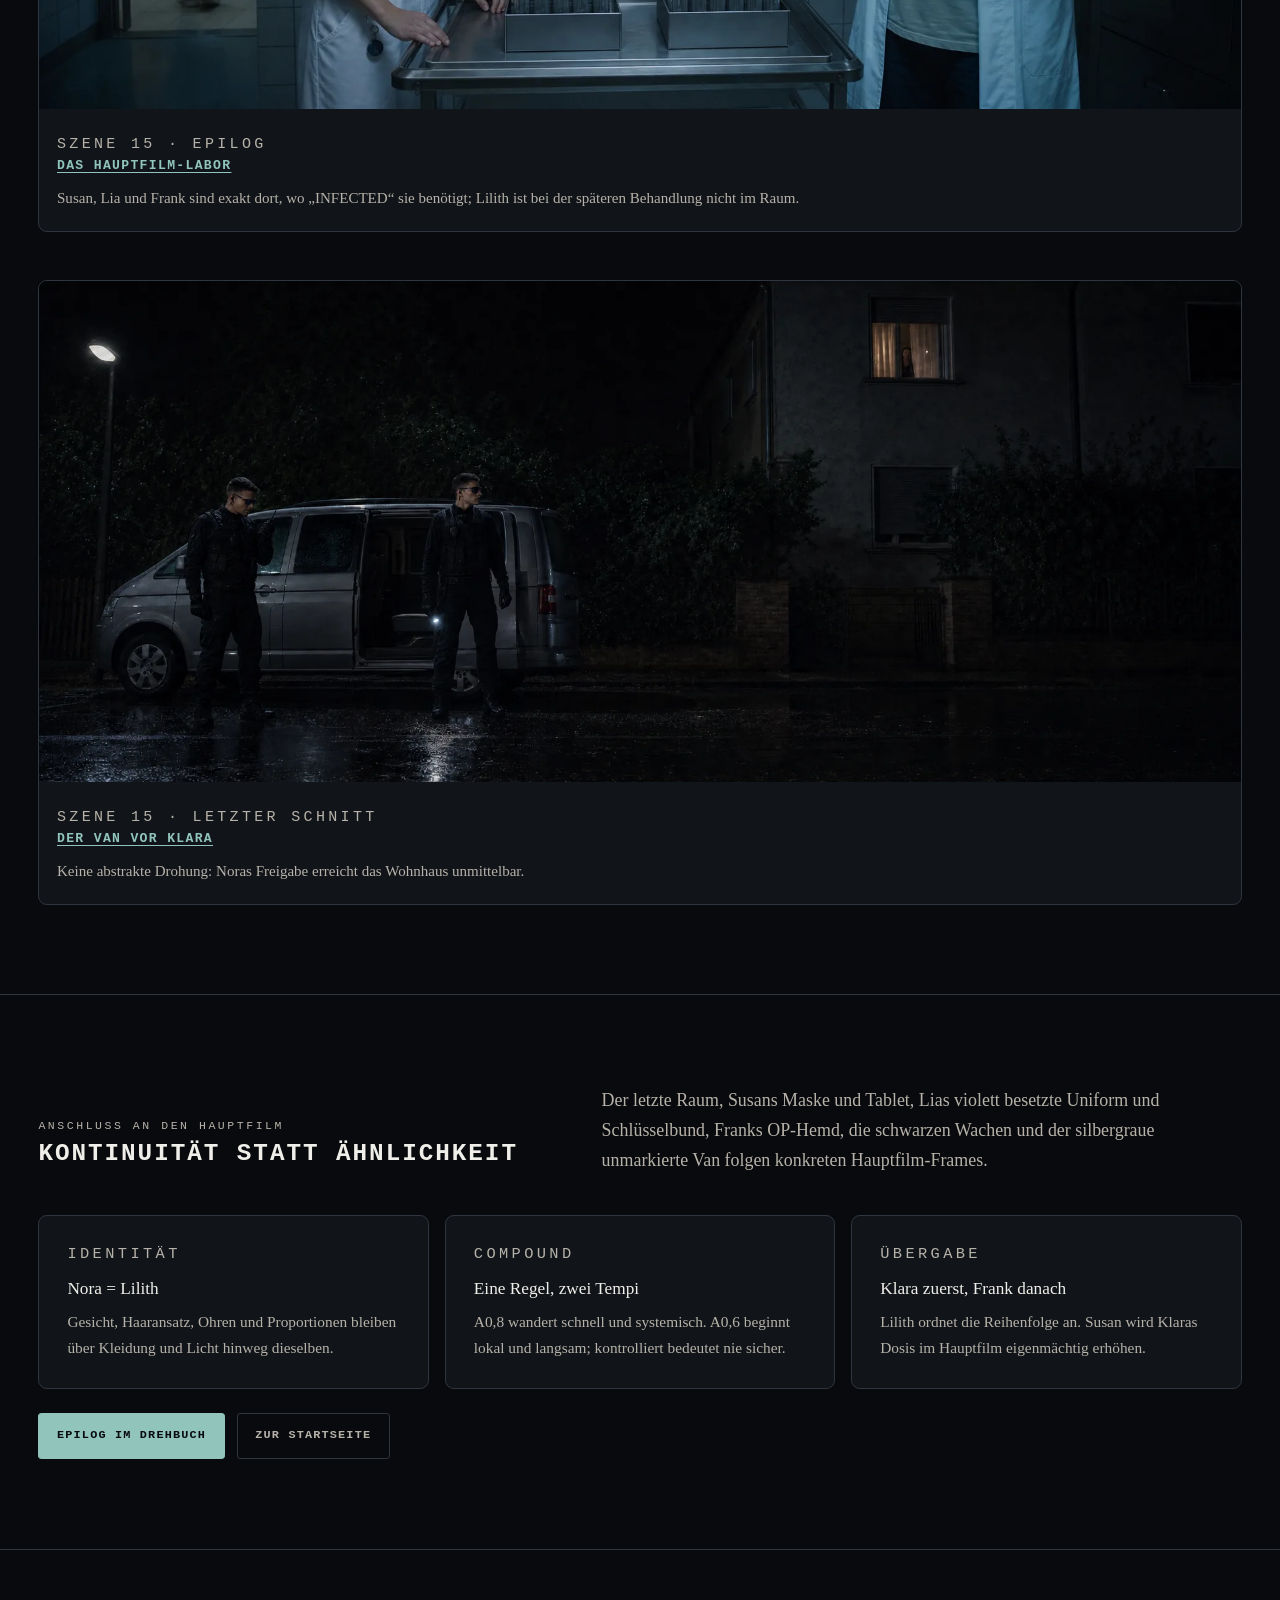
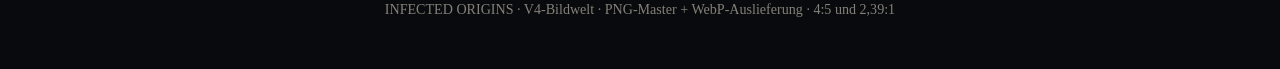
<file: bilder.html>
<!doctype html>
<html lang="de">
<head>
  <meta charset="utf-8">
  <meta name="viewport" content="width=device-width, initial-scale=1">
  <meta name="description" content="Die vollständig neu generierte V4-Bildwelt von INFECTED ORIGINS: 11 konsistente Figurenanker und 13 Schlüsselszenen im Kinoformat.">
  <meta name="theme-color" content="#080a0d">
  <title>INFECTED ORIGINS — V4-Bildwelt</title>
  <link rel="stylesheet" href="assets/site/origins-v4.css">
  <script src="assets/site/origins-v4.js" defer></script>
</head>
<body>
  <a class="skip-link" href="#main-content">Direkt zu den Bildern</a>

  <header class="site-header">
    <div class="site-header__inner">
      <a class="site-brand" href="index.html">Infected <span>Origins</span></a>
      <nav class="site-nav" aria-label="Hauptnavigation">
        <ul>
          <li><a href="index.html">Start</a></li>
          <li><a href="screenplay/infected-origins-v4.html">Drehbuch</a></li>
          <li><a href="bilder.html" aria-current="page">Bilder</a></li>
        </ul>
      </nav>
    </div>
  </header>

  <main id="main-content">
    <section class="page-hero" aria-labelledby="gallery-title">
      <div class="page-hero__inner flow">
        <p class="kicker">V4 · vollständig neu generiert</p>
        <h1 id="gallery-title">EINE BILDWELT. DIESELBEN FIGUREN.</h1>
        <p class="page-hero__lede">Alle öffentlich verwendeten Portraits und Szenenbilder wurden neu aufgebaut. Hauptfilm-Frames verankern Gesichter, Kostüme, den gekachelten Raum, die Sicherheitskräfte und den hellen Van; Wärme, Labor und Epilog teilen jetzt eine Kamera- und Farbdramaturgie.</p>
        <nav aria-label="Sprungnavigation">
          <ul class="visual-nav">
            <li><a href="#figuren">11 Figurenanker</a></li>
            <li><a href="#stills">13 Schlüsselszenen</a></li>
            <li><a href="#anschluss">Anschluss an INFECTED</a></li>
          </ul>
        </nav>
        <figure class="scene-image">
          <picture>
            <source srcset="assets/v4/stills/scene-00-kassette.webp" type="image/webp">
            <img src="assets/v4/stills/scene-00-kassette.png" width="1830" height="766" decoding="async" fetchpriority="high" alt="Richard reicht im warmen Kellerlabor zur Kassette; hinter ihm zeigen zwei Kurven die Wahl zwischen Tempo und Kontrolle.">
          </picture>
          <figcaption>Der gemeinsame Stilanker der V4-Serie: natürliche Optik, praktische Lichtquellen, zurückhaltendes 35-mm-Korn und echtes 2,39:1.</figcaption>
        </figure>
      </div>
    </section>

    <section class="content-section" id="figuren" aria-labelledby="characters-title">
      <div class="container">
        <header class="section-header">
          <div>
            <p class="eyebrow">4:5 · Identitätsanker</p>
            <h2 id="characters-title">Figuren</h2>
          </div>
          <p>Nora und Lilith sind sichtbar dieselbe Person. Richard bleibt vor und nach der Infektion identisch. Die Hauptfilmfiguren behalten Gesicht, Alter, Kostüm und Funktion.</p>
        </header>

        <div class="character-grid">
          <article class="character-card" id="figur-richard">
            <picture><source srcset="assets/v4/characters/richard.webp" type="image/webp"><img src="assets/v4/characters/richard.png" width="971" height="1212" loading="lazy" decoding="async" alt="Dr. Richard Voss, 52, übernächtigt im warmen Kellerlabor."></picture>
            <div class="character-card__body"><h3>Richard · Akt I</h3><p>Arzt, Zellforscher, Vater. Noch ohne sichtbare Integration.</p></div>
          </article>

          <article class="character-card" id="figur-richard-infiziert">
            <picture><source srcset="assets/v4/characters/richard-infected.webp" type="image/webp"><img src="assets/v4/characters/richard-infected.png" width="971" height="1212" loading="lazy" decoding="async" alt="Derselbe Richard im weißen Kittel mit schnell wandernden schwarzen Fäden an Arm und Hals."></picture>
            <div class="character-card__body"><h3>Richard · A0,8</h3><p>Unveränderte Identität, aber systemische toxische Überlastung.</p></div>
          </article>

          <article class="character-card" id="figur-eva">
            <picture><source srcset="assets/v4/characters/eva.webp" type="image/webp"><img src="assets/v4/characters/eva.png" width="1003" height="1252" loading="lazy" decoding="async" alt="Eva Voss, körperlich geschwächt, aber aufmerksam in ihrer warmen Küche."></picture>
            <div class="character-card__body"><h3>Eva Voss</h3><p>Die moralische Grenze der Handlung, nicht ihr passiver Vorwand.</p></div>
          </article>

          <article class="character-card" id="figur-nora">
            <picture><source srcset="assets/v4/characters/nora.webp" type="image/webp"><img src="assets/v4/characters/nora.png" width="1122" height="1402" loading="lazy" decoding="async" alt="Dr. Nora Voss, 28, in dunkler Regenjacke vor ihrer Verwandlung zu Lilith."></picture>
            <div class="character-card__body"><h3>Nora Voss</h3><p>Molekularbiologin, Tochter, Mitautorin der ersten Lüge.</p></div>
          </article>

          <article class="character-card" id="figur-lilith">
            <picture><source srcset="assets/v4/characters/lilith.webp" type="image/webp"><img src="assets/v4/characters/lilith.png" width="1003" height="1252" loading="lazy" decoding="async" alt="Dieselbe Nora als Lilith mit streng gebundenem Haar, weißem Kittel und lokalem schwarzen Faden."></picture>
            <div class="character-card__body"><h3>Lilith</h3><p>Keine neue Person: Noras operative Identität nach der bewussten Freigabe.</p></div>
          </article>

          <article class="character-card" id="figur-kessler">
            <picture><source srcset="assets/v4/characters/kessler.webp" type="image/webp"><img src="assets/v4/characters/kessler.png" width="1003" height="1252" loading="lazy" decoding="async" alt="Kessler im dunklen Mantel im nahezu leeren Café."></picture>
            <div class="character-card__body"><h3>Kessler</h3><p>Freundlich, präzise, austauschbar. Er verkauft Infrastruktur und Menschen.</p></div>
          </article>

          <article class="character-card" id="figur-klara">
            <picture><source srcset="assets/v4/characters/klara.webp" type="image/webp"><img src="assets/v4/characters/klara.png" width="1122" height="1402" loading="lazy" decoding="async" alt="Die 18-jährige Klara mit braunem Haar und Perlenkette zu Hause."></picture>
            <div class="character-card__body"><h3>Klara</h3><p>Hauptfilmidentität, 18 Jahre alt, bis zu Noras Klick zu Hause.</p></div>
          </article>

          <article class="character-card" id="figur-susan">
            <picture><source srcset="assets/v4/characters/susan.webp" type="image/webp"><img src="assets/v4/characters/susan.png" width="1122" height="1402" loading="lazy" decoding="async" alt="Susan mit kurzer dunkler Frisur, Maske, weißem Kittel und Tablet im gekachelten Labor."></picture>
            <div class="character-card__body"><h3>Dr. Susan</h3><p>Maske, Kittel, Tablet — exakt die klinische Funktion aus dem Hauptfilm.</p></div>
          </article>

          <article class="character-card" id="figur-lia">
            <picture><source srcset="assets/v4/characters/lia.webp" type="image/webp"><img src="assets/v4/characters/lia.png" width="1122" height="1402" loading="lazy" decoding="async" alt="Lia in weißer Pflegeuniform mit violettem Besatz und Schlüsselring."></picture>
            <div class="character-card__body"><h3>Lia</h3><p>Die Pflegeuniform und der Schlüsselbund verbinden ihre Prequel-Funktion mit Franks Flucht.</p></div>
          </article>

          <article class="character-card" id="figur-frank">
            <picture><source srcset="assets/v4/characters/frank.webp" type="image/webp"><img src="assets/v4/characters/frank.png" width="1122" height="1402" loading="lazy" decoding="async" alt="Frank im hellen OP-Hemd im kalten GenetiX-Halteraum."></picture>
            <div class="character-card__body"><h3>Frank</h3><p>Erwachsener Studienteilnehmer, bereits widerrufen und trotzdem eingeschlossen.</p></div>
          </article>

          <article class="character-card" id="figur-sicherheit">
            <picture><source srcset="assets/v4/characters/security.webp" type="image/webp"><img src="assets/v4/characters/security.png" width="1122" height="1402" loading="lazy" decoding="async" alt="Zwei Sicherheitskräfte in schwarzer taktischer Kleidung neben einem hellen unmarkierten Van."></picture>
            <div class="character-card__body"><h3>Sicherheit</h3><p>Schwarze praktische Kleidung, Funk, keine Logos, keine Sci-Fi-Rüstung.</p></div>
          </article>
        </div>
      </div>
    </section>

    <section class="content-section" id="stills" aria-labelledby="stills-title">
      <div class="container">
        <header class="section-header">
          <div>
            <p class="eyebrow">2,39:1 · Drehbuchreihenfolge</p>
            <h2 id="stills-title">Schlüsselszenen</h2>
          </div>
          <p>Kein Bild wird auf 3:2 beschnitten. Jedes Still besitzt sein echtes Kinoformat und führt zur entsprechenden Szene in der neuen V4-HTML.</p>
        </header>

        <div class="still-grid">
          <article class="still-card" id="still-scene-00-kassette">
            <picture><source srcset="assets/v4/stills/scene-00-kassette.webp" type="image/webp"><img src="assets/v4/stills/scene-00-kassette.png" width="1830" height="766" loading="lazy" decoding="async" alt="Richard zeichnet im warmen Kellerlabor Eintrag 47 auf."></picture>
            <div class="still-card__body"><p class="meta-label">Szene 0 · Prolog</p><h3><a href="screenplay/infected-origins-v4.html#scene-00">Die Kassette</a></h3><p>Richard kennt die zwei Kurven und entscheidet sich trotzdem für Geschwindigkeit.</p></div>
          </article>

          <article class="still-card" id="still-scene-01-grenze">
            <picture><source srcset="assets/v4/stills/scene-01-grenze.webp" type="image/webp"><img src="assets/v4/stills/scene-01-grenze.png" width="1920" height="804" loading="lazy" decoding="async" alt="Eva und Nora sitzen einander in der warmen Küche gegenüber, das Meerfoto zwischen ihren Händen."></picture>
            <div class="still-card__body"><p class="meta-label">Szene 1 · Liebe</p><h3><a href="screenplay/infected-origins-v4.html#scene-01">Die Grenze</a></h3><p>Eva formuliert den Satz, an dem alle späteren Entscheidungen gemessen werden.</p></div>
          </article>

          <article class="still-card" id="still-scene-02-zwei-kurven">
            <picture><source srcset="assets/v4/stills/scene-02-zwei-kurven.webp" type="image/webp"><img src="assets/v4/stills/scene-02-zwei-kurven.png" width="1934" height="810" loading="lazy" decoding="async" alt="Richard und Nora betrachten im Kellerlabor eine steile und eine langsame Kurve."></picture>
            <div class="still-card__body"><p class="meta-label">Szene 2 · Liebe</p><h3><a href="screenplay/infected-origins-v4.html#scene-02">Zwei Kurven</a></h3><p>A0,8 ist schnell und toxisch; A0,6 langsam, lokal und nur kontrollierbarer.</p></div>
          </article>

          <article class="still-card" id="still-scene-05-pakt">
            <picture><source srcset="assets/v4/stills/scene-05-pakt.webp" type="image/webp"><img src="assets/v4/stills/scene-05-pakt.png" width="1936" height="810" loading="lazy" decoding="async" alt="Richard und Kessler sitzen tagsüber mit Karte, Dossier und Meerfoto im verregneten Bahnhofscafé."></picture>
            <div class="still-card__body"><p class="meta-label">Szene 5 · Liebe</p><h3><a href="screenplay/infected-origins-v4.html#scene-05">Der Pakt</a></h3><p>Kessler bietet keine Heilung, sondern Zeit, Infrastruktur und eine Schuld.</p></div>
          </article>

          <article class="still-card" id="still-scene-07-erste-luege">
            <picture><source srcset="assets/v4/stills/scene-07-erste-luege.webp" type="image/webp"><img src="assets/v4/stills/scene-07-erste-luege.png" width="1932" height="808" loading="lazy" decoding="async" alt="Nora sitzt im GenetiX-Tierlabor vor den Transferdaten, während Richard und Kessler ihre Entscheidung beobachten."></picture>
            <div class="still-card__body"><p class="meta-label">Szene 7 · Korruption</p><h3><a href="screenplay/infected-origins-v4.html#scene-07">Die erste Lüge</a></h3><p>Nora macht aus biologischem Versagen einen technischen Ausreißer.</p></div>
          </article>

          <article class="still-card" id="still-scene-08-klara">
            <picture><source srcset="assets/v4/stills/scene-08-klara.webp" type="image/webp"><img src="assets/v4/stills/scene-08-klara.png" width="1938" height="810" loading="lazy" decoding="async" alt="Richard zeigt einen einzelnen schnell wandernden schwarzen Faden am Arm, Kessler hält Klaras Foto in einer offenen Akte."></picture>
            <div class="still-card__body"><p class="meta-label">Szene 8 · Korruption</p><h3><a href="screenplay/infected-origins-v4.html#scene-08">Klara</a></h3><p>Das Profil stammt aus einer illegal sequenzierten Spender-Screeningprobe — nicht aus einem Routineblutbild.</p></div>
          </article>

          <article class="still-card" id="still-scene-09-evas-wahl">
            <picture><source srcset="assets/v4/stills/scene-09-evas-wahl.webp" type="image/webp"><img src="assets/v4/stills/scene-09-evas-wahl.png" width="1934" height="808" loading="lazy" decoding="async" alt="Eva und Richard halten die Einwilligung; an Richards Hand ist der schwarze Faden sichtbar, eine versiegelte Spritze liegt auf dem Beistelltisch."></picture>
            <div class="still-card__body"><p class="meta-label">Szene 9 · Korruption</p><h3><a href="screenplay/infected-origins-v4.html#scene-09">Evas Wahl</a></h3><p>Eva erfährt die tödlichen und übertragbaren Risiken. Ihre Zustimmung gilt ausschließlich ihrem Körper.</p></div>
          </article>

          <article class="still-card" id="still-scene-10-notruf">
            <picture><source srcset="assets/v4/stills/scene-10-notruf.webp" type="image/webp"><img src="assets/v4/stills/scene-10-notruf.png" width="1930" height="808" loading="lazy" decoding="async" alt="Nora telefoniert neben der verstorbenen Eva mit dem Notruf."></picture>
            <div class="still-card__body"><p class="meta-label">Szene 10 · Vererbung</p><h3><a href="screenplay/infected-origins-v4.html#scene-10">Der Notruf</a></h3><p>DNR, sichere Todeszeichen und Noras bewusste Beweisentscheidung schließen die alte Logiklücke.</p></div>
          </article>

          <article class="still-card" id="still-scene-12-zusammenbruch">
            <picture><source srcset="assets/v4/stills/scene-12-zusammenbruch.webp" type="image/webp"><img src="assets/v4/stills/scene-12-zusammenbruch.png" width="1934" height="810" loading="lazy" decoding="async" alt="Der infizierte Richard liegt im GenetiX-Flur, Nora löst den internen medizinischen Alarm aus."></picture>
            <div class="still-card__body"><p class="meta-label">Szene 12 · Vererbung</p><h3><a href="screenplay/infected-origins-v4.html#scene-12">Nicht noch eine</a></h3><p>Richard kollabiert beim Stornieren. Kesslers Werksarzt macht daraus später Herzversagen.</p></div>
          </article>

          <article class="still-card" id="still-scene-13-a06">
            <picture><source srcset="assets/v4/stills/scene-13-a06.webp" type="image/webp"><img src="assets/v4/stills/scene-13-a06.png" width="1934" height="808" loading="lazy" decoding="async" alt="Nora untersucht einen einzelnen lokalen schwarzen Faden und protokolliert getrennte Kontaktproben."></picture>
            <div class="still-card__body"><p class="meta-label">Szene 13 · Vererbung</p><h3><a href="screenplay/infected-origins-v4.html#scene-13">A0,6</a></h3><p>Eine frisch hergestellte Charge, langsame Integration und getrennte Blut-, Speichel-, Haut- und Luftbefunde.</p></div>
          </article>

          <article class="still-card" id="still-scene-14-lilith">
            <picture><source srcset="assets/v4/stills/scene-14-lilith.webp" type="image/webp"><img src="assets/v4/stills/scene-14-lilith.png" width="1934" height="808" loading="lazy" decoding="async" alt="Lilith sitzt vor Klaras Porträt und klaren Symbolen für Transport stoppen oder freigeben, Meerfoto und Datenträger neben sich."></picture>
            <div class="still-card__body"><p class="meta-label">Szene 14 · Vererbung</p><h3><a href="screenplay/infected-origins-v4.html#scene-14">Freigabe Lilith</a></h3><p>Kesslers Alternative ist real. Nora entscheidet sich dennoch gegen Klara.</p></div>
          </article>

          <article class="still-card" id="still-scene-15-labor">
            <picture><source srcset="assets/v4/stills/scene-15-labor.webp" type="image/webp"><img src="assets/v4/stills/scene-15-labor.png" width="1930" height="808" loading="lazy" decoding="async" alt="Lia und Susan stehen im gekachelten Raum an zwei getrennten Sets, Frank wartet hinter der Sichtscheibe, Lilith verlässt den Raum."></picture>
            <div class="still-card__body"><p class="meta-label">Szene 15 · Epilog</p><h3><a href="screenplay/infected-origins-v4.html#scene-15">Das Hauptfilm-Labor</a></h3><p>Susan, Lia und Frank sind exakt dort, wo „INFECTED“ sie benötigt; Lilith ist bei der späteren Behandlung nicht im Raum.</p></div>
          </article>

          <article class="still-card" id="still-scene-15-van">
            <picture><source srcset="assets/v4/stills/scene-15-van.webp" type="image/webp"><img src="assets/v4/stills/scene-15-van.png" width="1934" height="808" loading="lazy" decoding="async" alt="Zwei männliche Sicherheitskräfte stehen neben einem hellen unmarkierten Van vor Klaras Haus, Klara sieht aus dem Fenster."></picture>
            <div class="still-card__body"><p class="meta-label">Szene 15 · Letzter Schnitt</p><h3><a href="screenplay/infected-origins-v4.html#scene-15">Der Van vor Klara</a></h3><p>Keine abstrakte Drohung: Noras Freigabe erreicht das Wohnhaus unmittelbar.</p></div>
          </article>
        </div>
      </div>
    </section>

    <section class="content-section" id="anschluss" aria-labelledby="handoff-title">
      <div class="container">
        <header class="section-header">
          <div>
            <p class="eyebrow">Anschluss an den Hauptfilm</p>
            <h2 id="handoff-title">Kontinuität statt Ähnlichkeit</h2>
          </div>
          <p>Der letzte Raum, Susans Maske und Tablet, Lias violett besetzte Uniform und Schlüsselbund, Franks OP-Hemd, die schwarzen Wachen und der silbergraue unmarkierte Van folgen konkreten Hauptfilm-Frames.</p>
        </header>
        <div class="act-grid">
          <article class="act-card"><p class="meta-label">Identität</p><h3>Nora = Lilith</h3><p>Gesicht, Haaransatz, Ohren und Proportionen bleiben über Kleidung und Licht hinweg dieselben.</p></article>
          <article class="act-card"><p class="meta-label">Compound</p><h3>Eine Regel, zwei Tempi</h3><p>A0,8 wandert schnell und systemisch. A0,6 beginnt lokal und langsam; kontrolliert bedeutet nie sicher.</p></article>
          <article class="act-card"><p class="meta-label">Übergabe</p><h3>Klara zuerst, Frank danach</h3><p>Lilith ordnet die Reihenfolge an. Susan wird Klaras Dosis im Hauptfilm eigenmächtig erhöhen.</p></article>
        </div>
        <div class="button-group" style="margin-top: 1.5rem">
          <a class="btn" href="screenplay/infected-origins-v4.html#epilogue">Epilog im Drehbuch</a>
          <a class="btn ghost" href="index.html">Zur Startseite</a>
        </div>
      </div>
    </section>
  </main>

  <footer class="site-footer">
    <div class="container">INFECTED ORIGINS · V4-Bildwelt · PNG-Master + WebP-Auslieferung · 4:5 und 2,39:1</div>
  </footer>
</body>
</html>
</file>
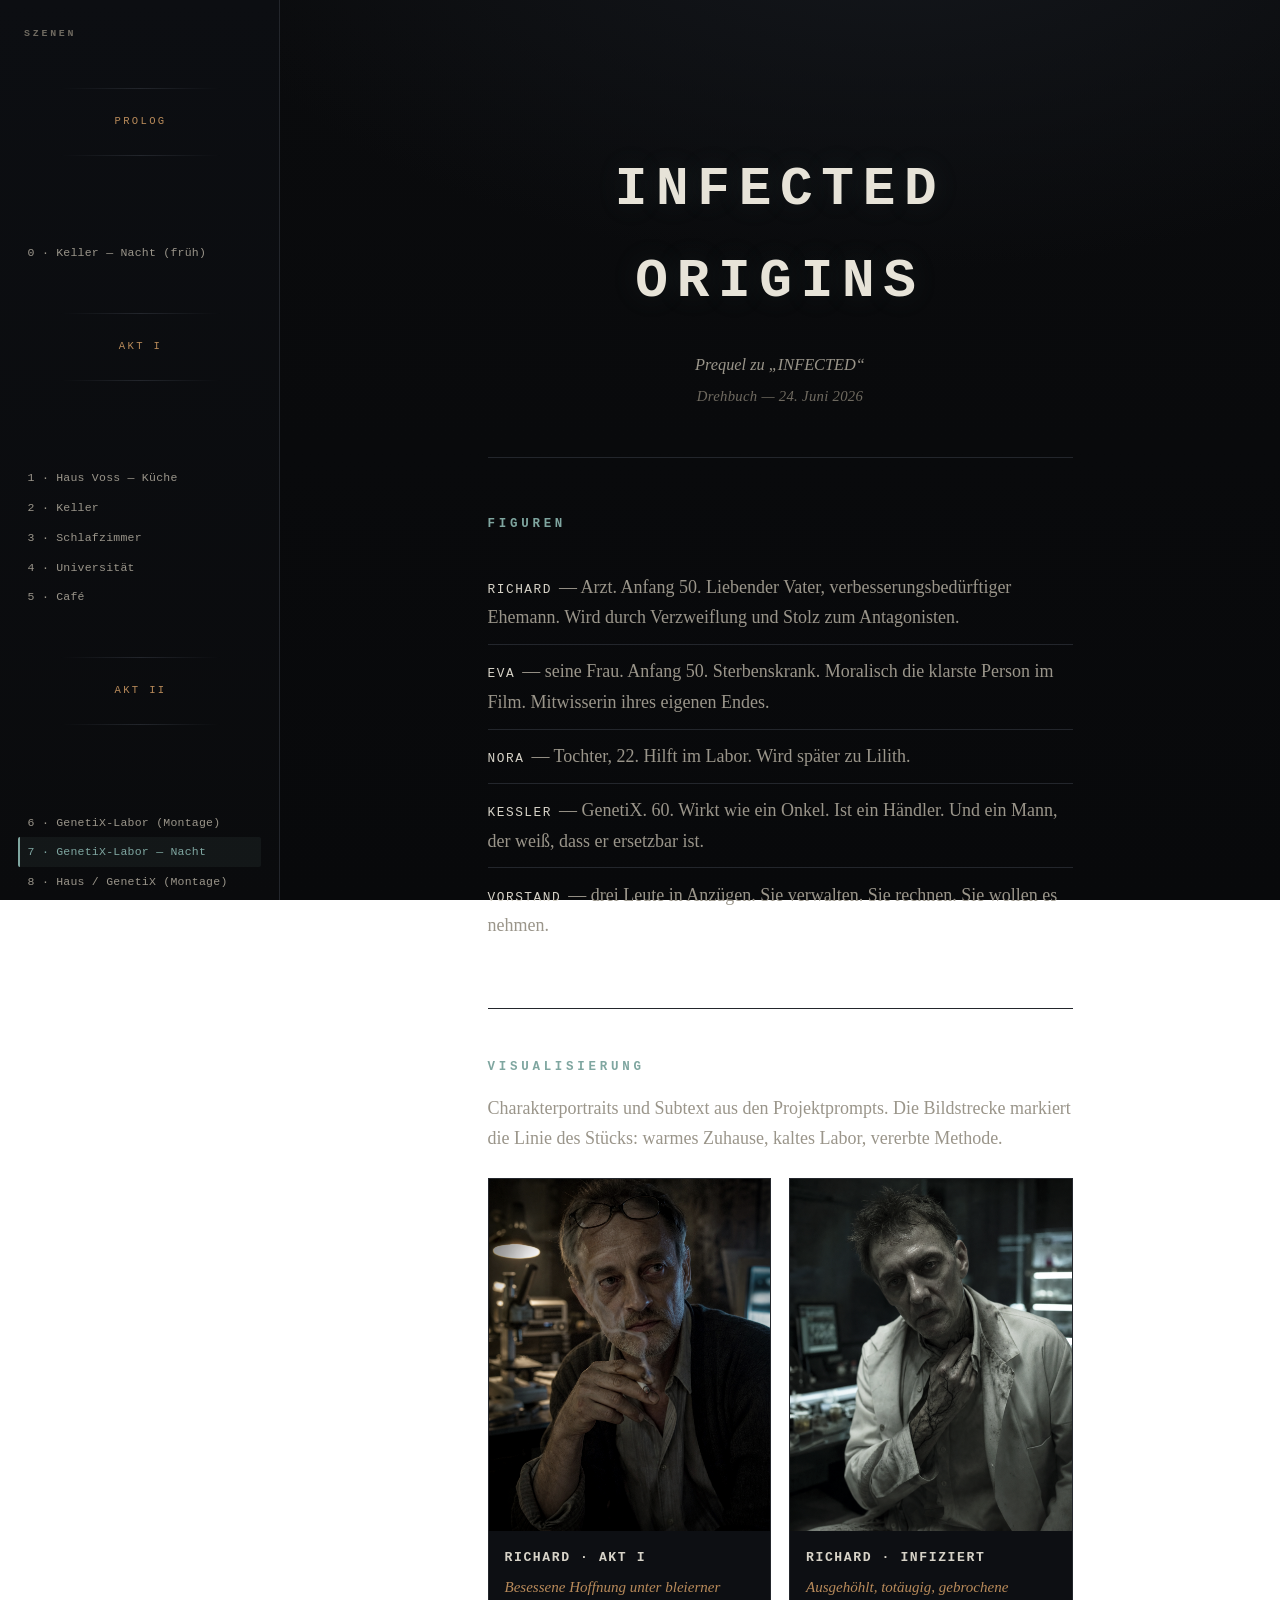
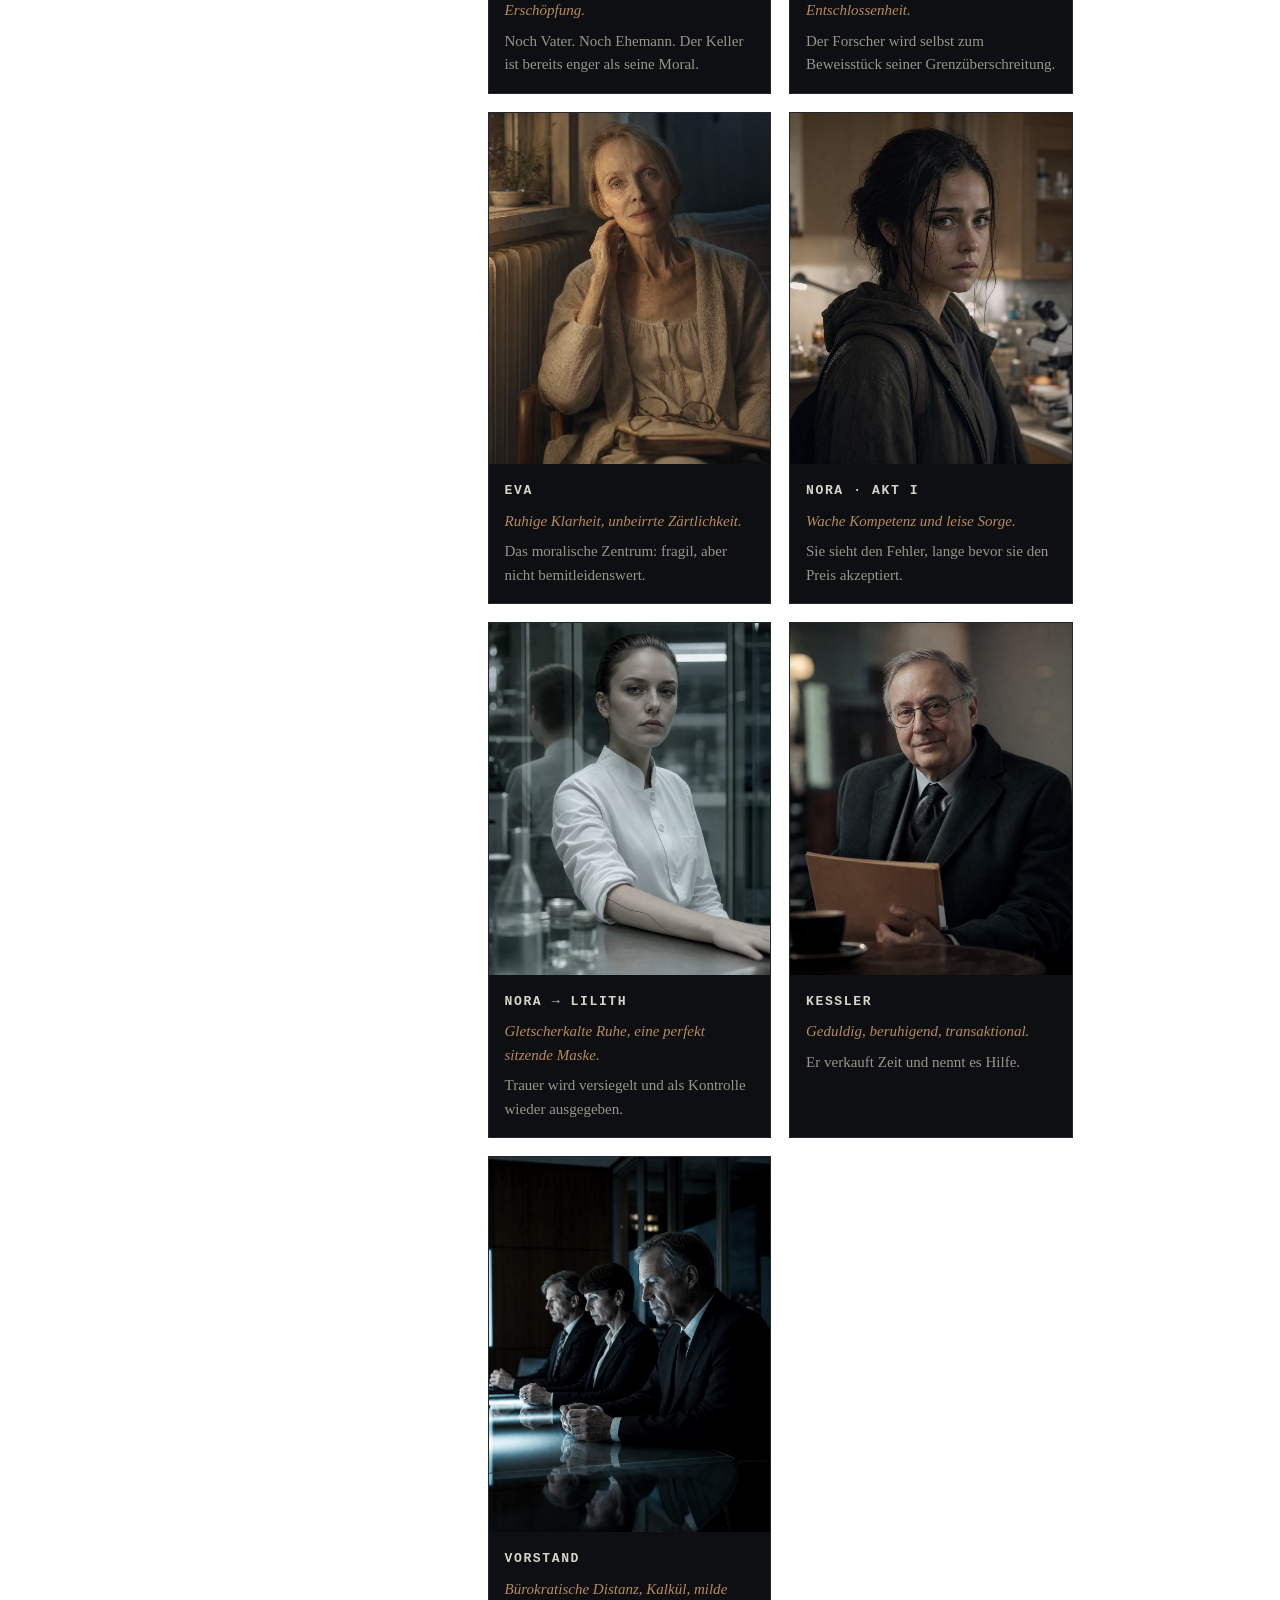
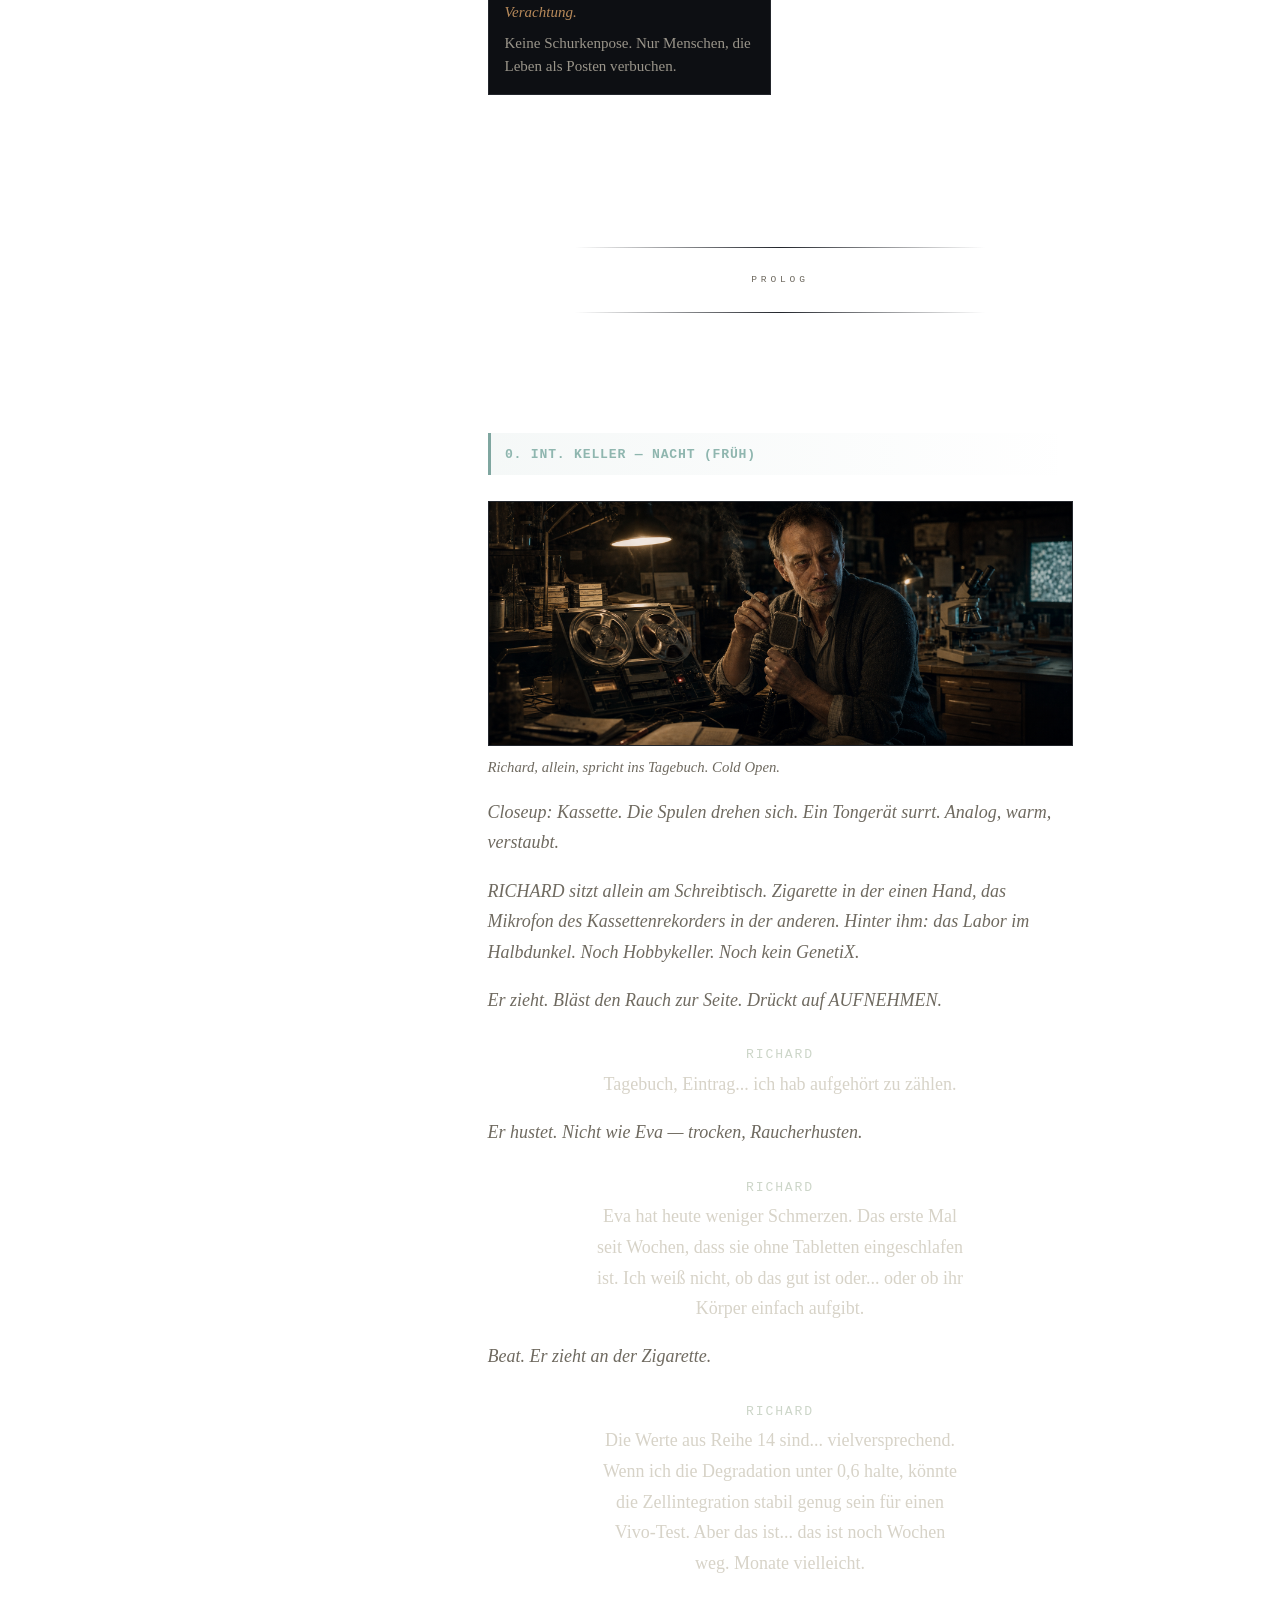
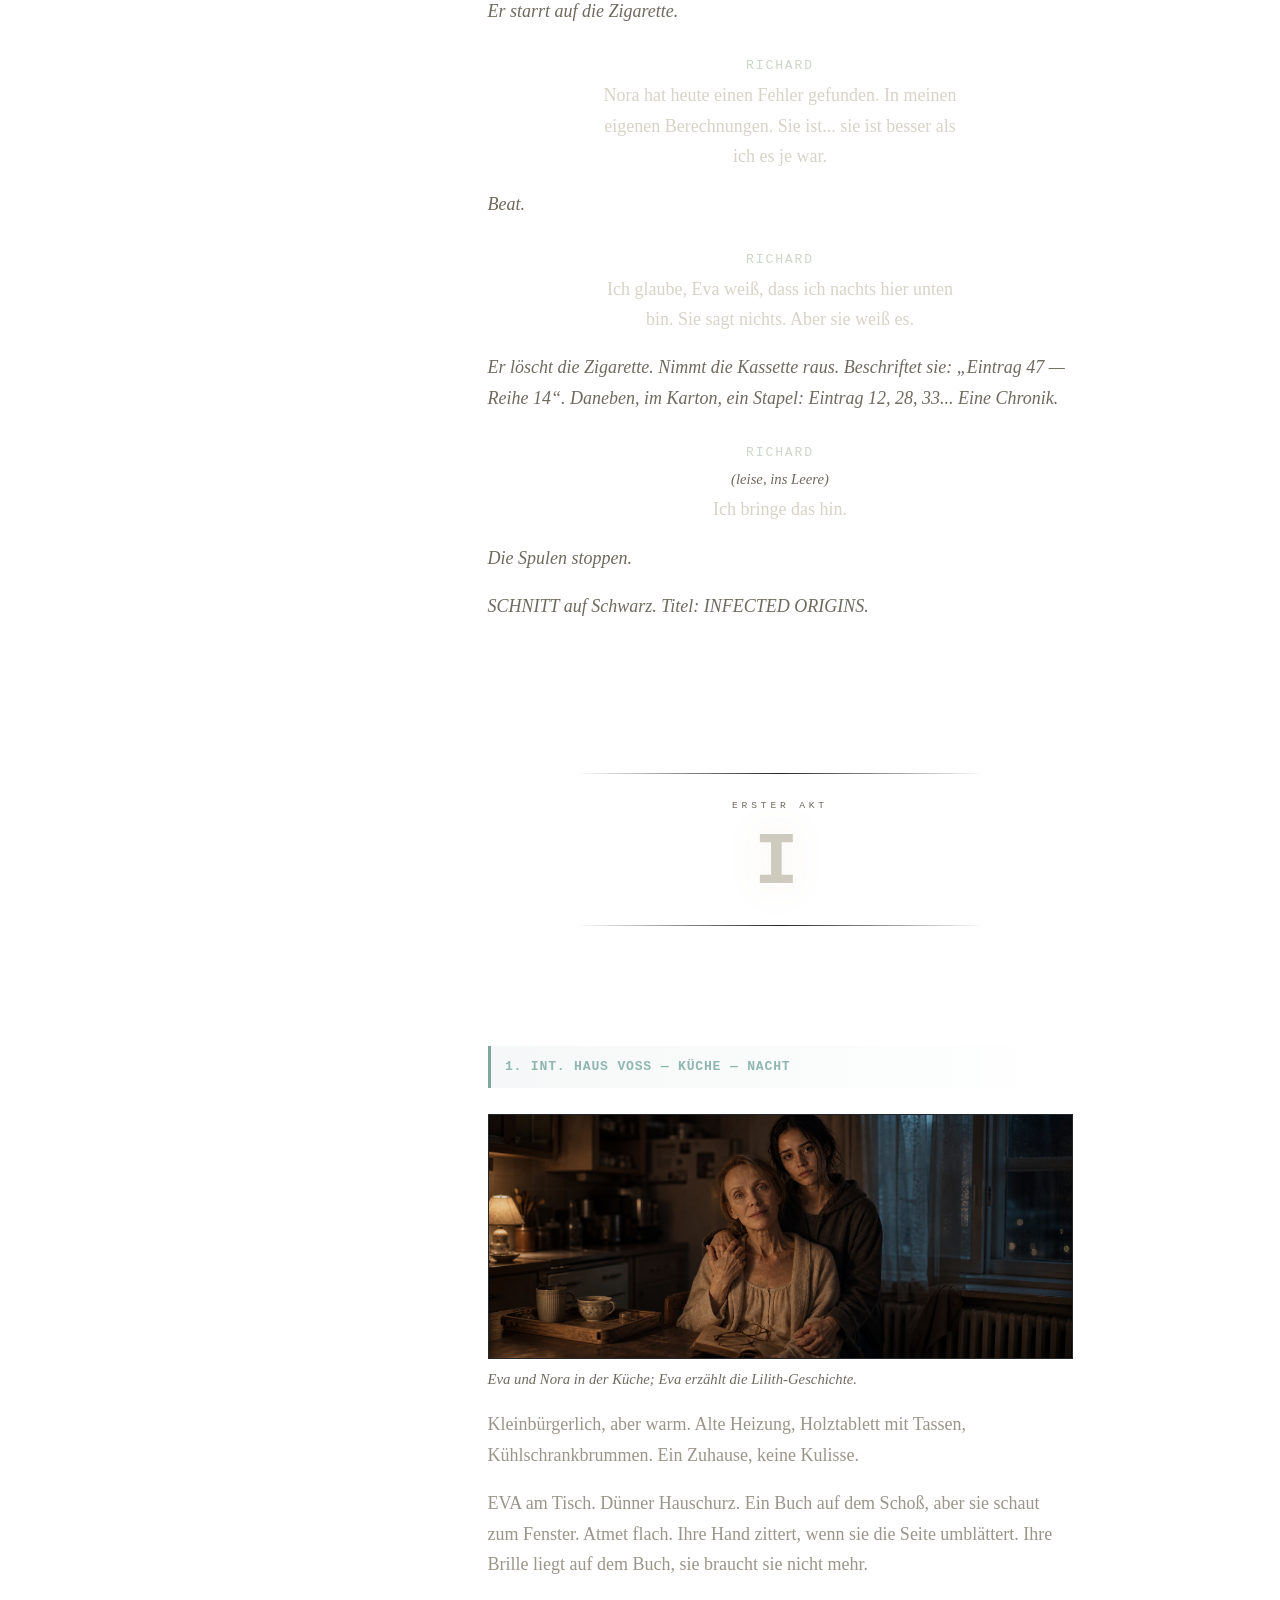
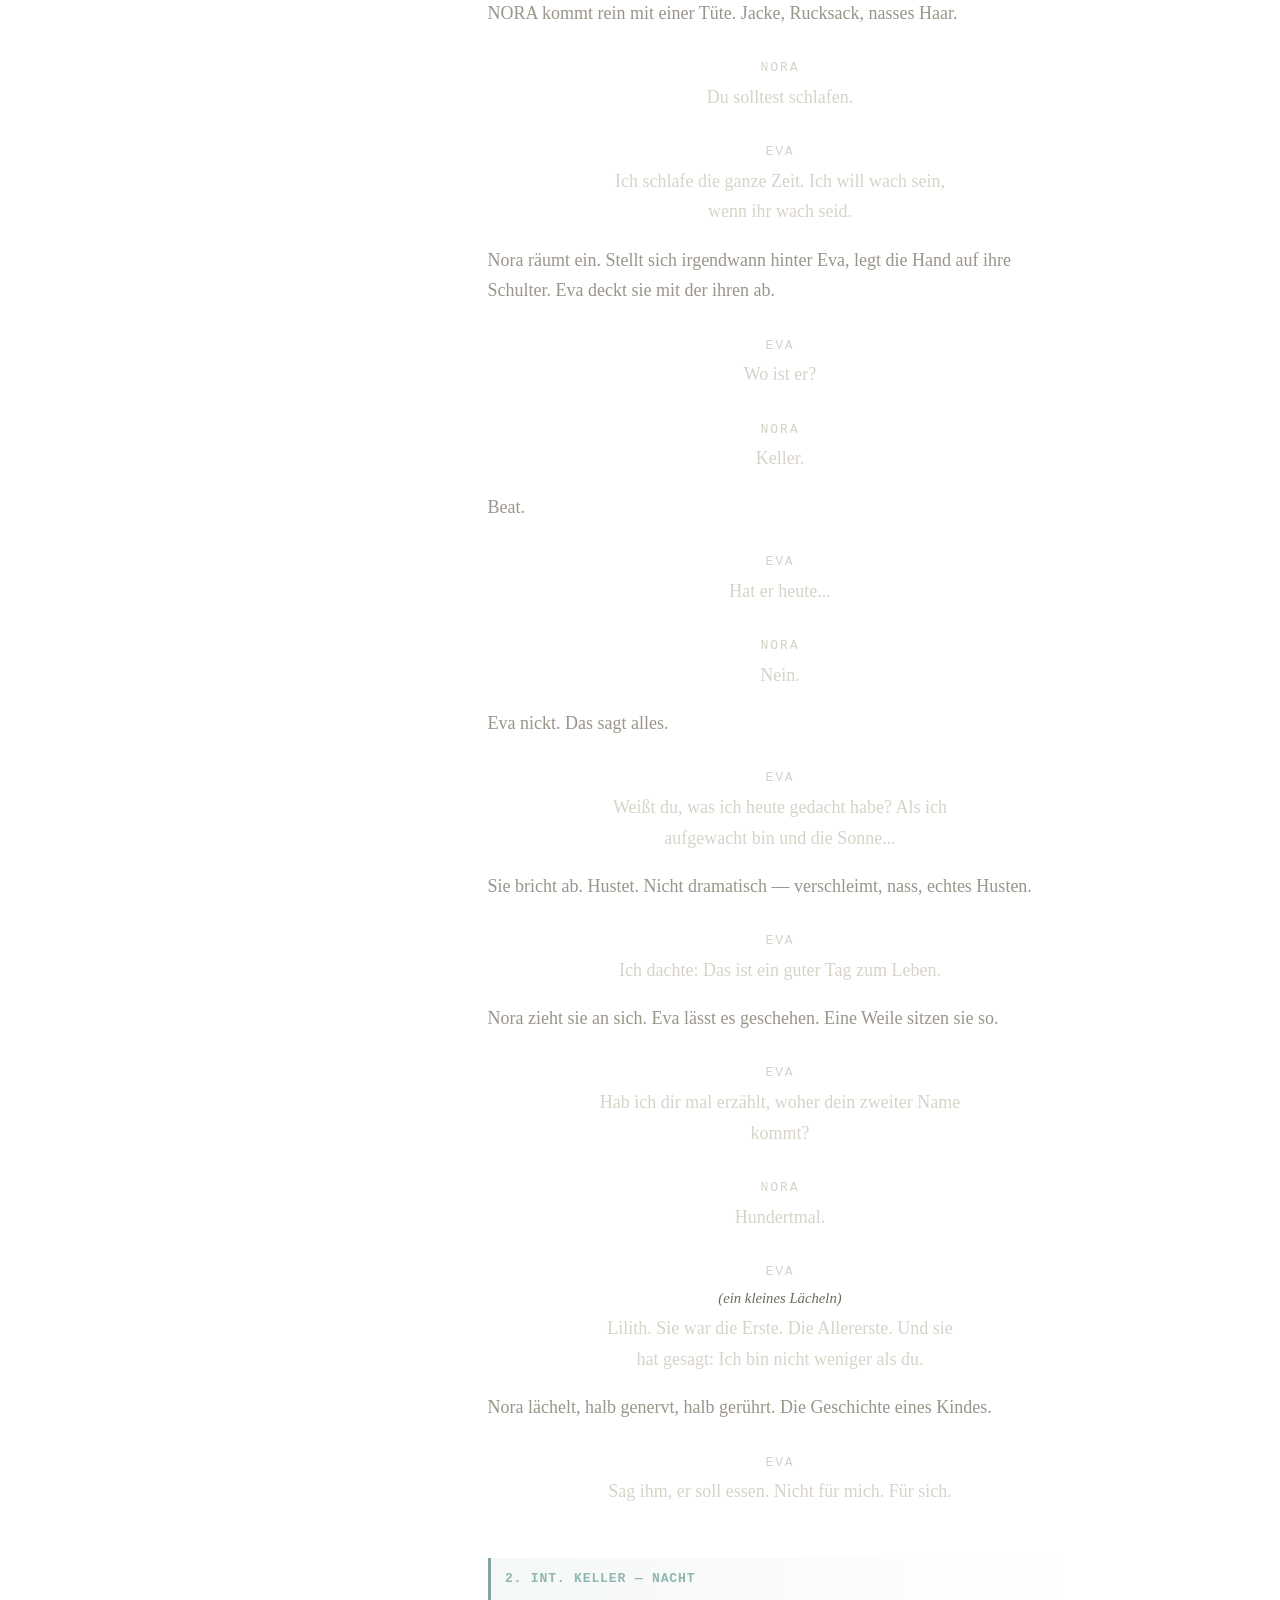
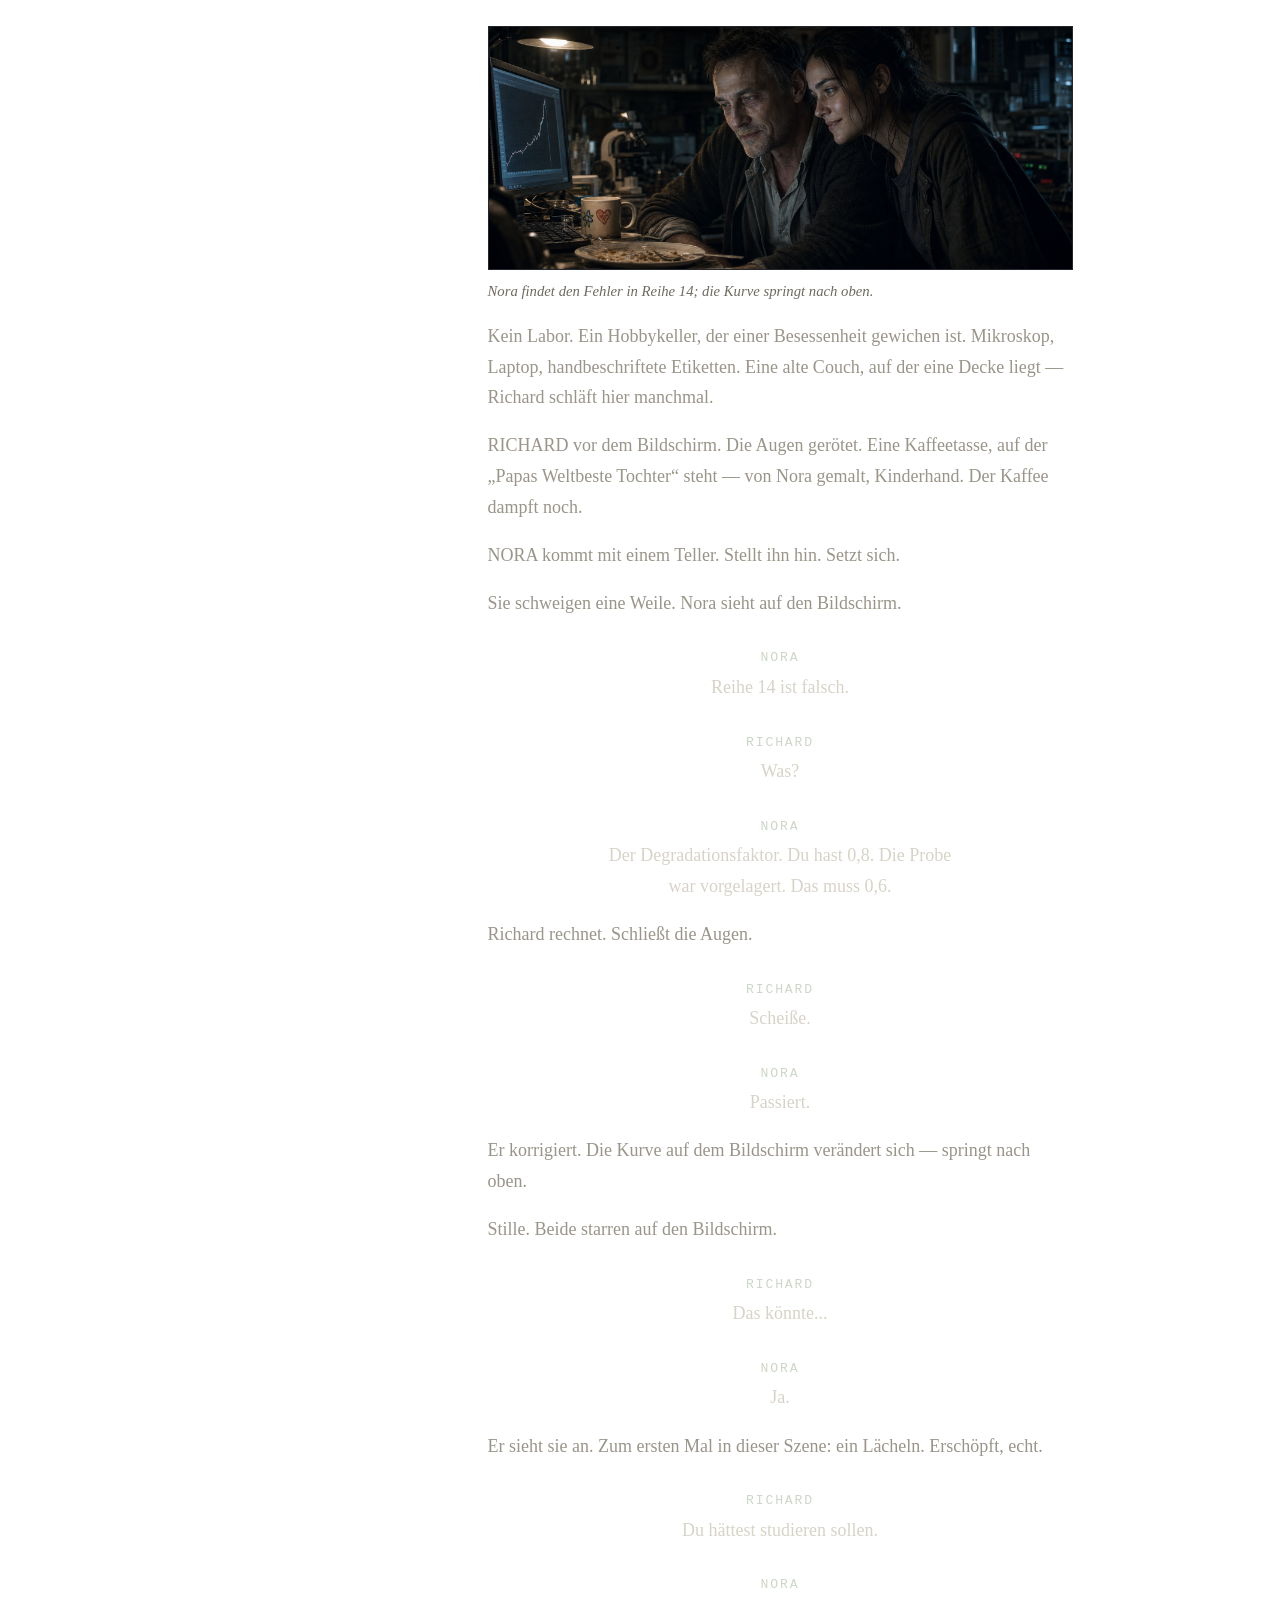
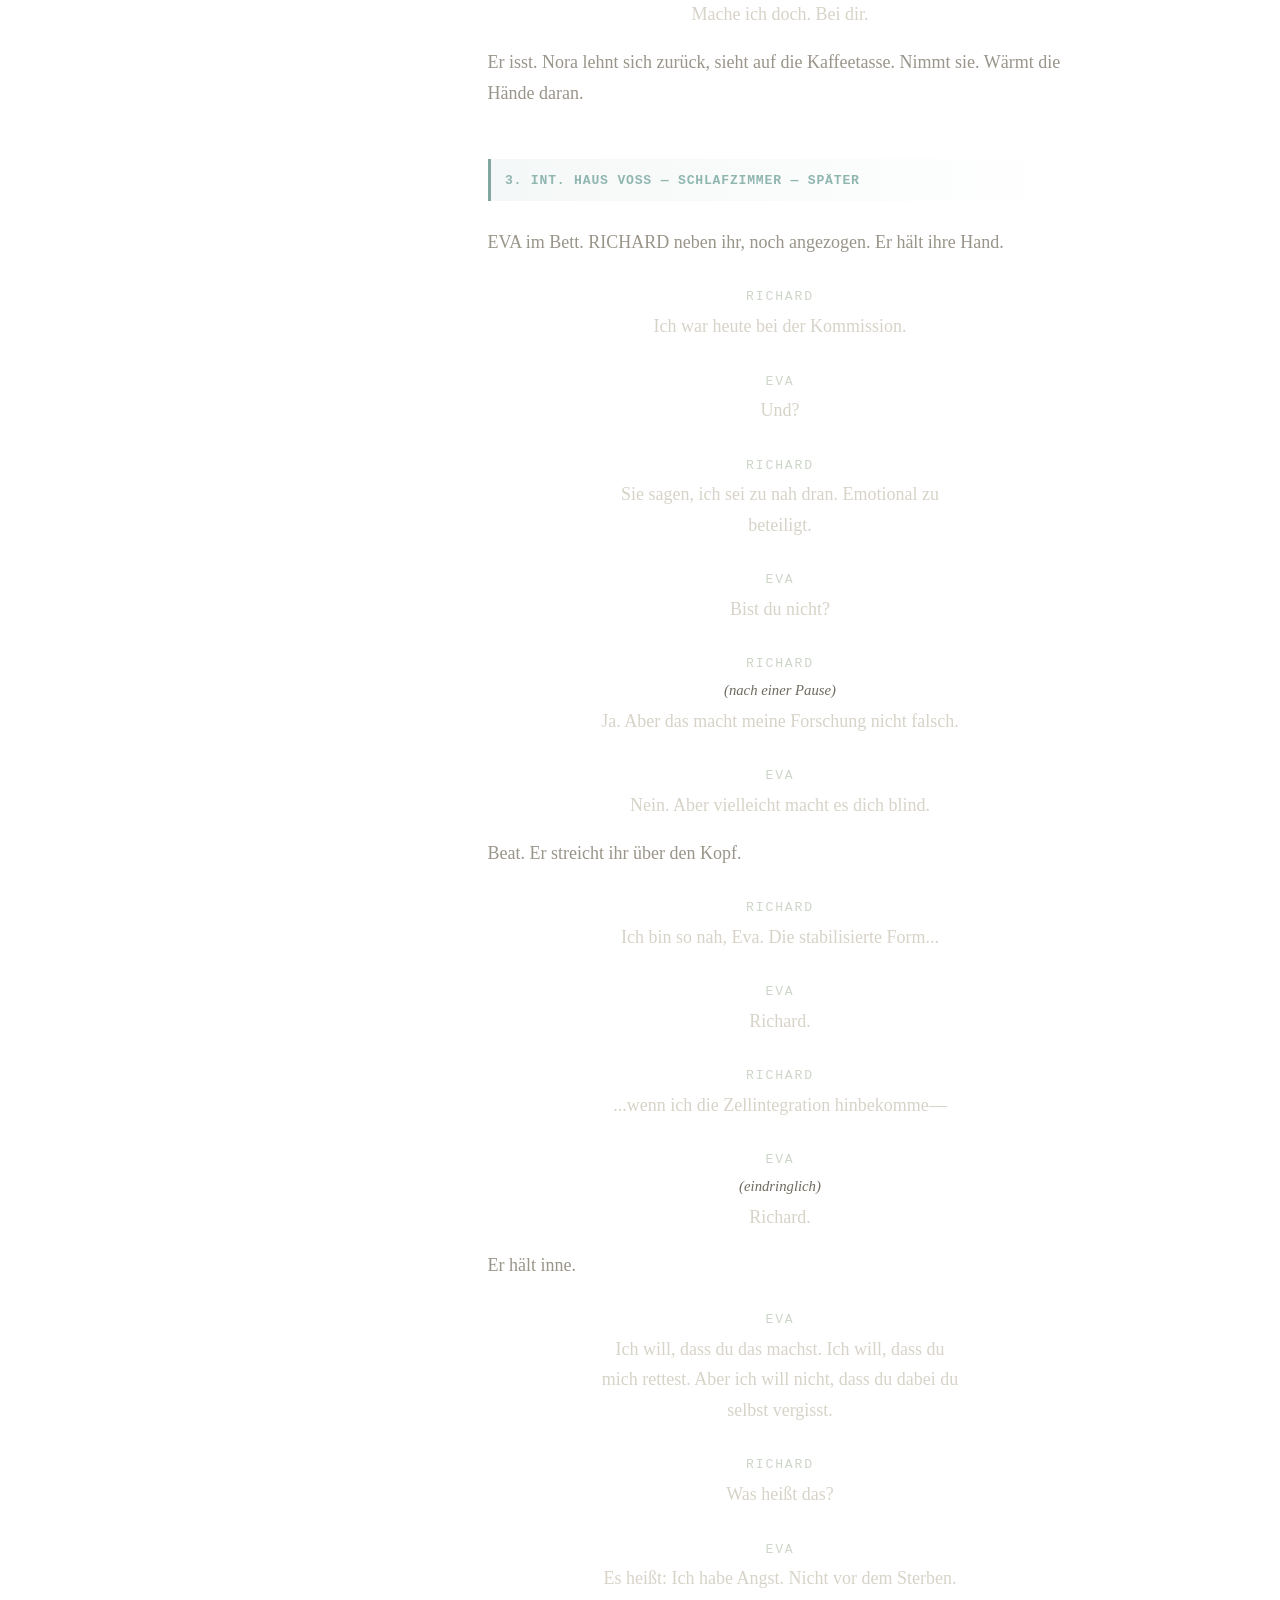
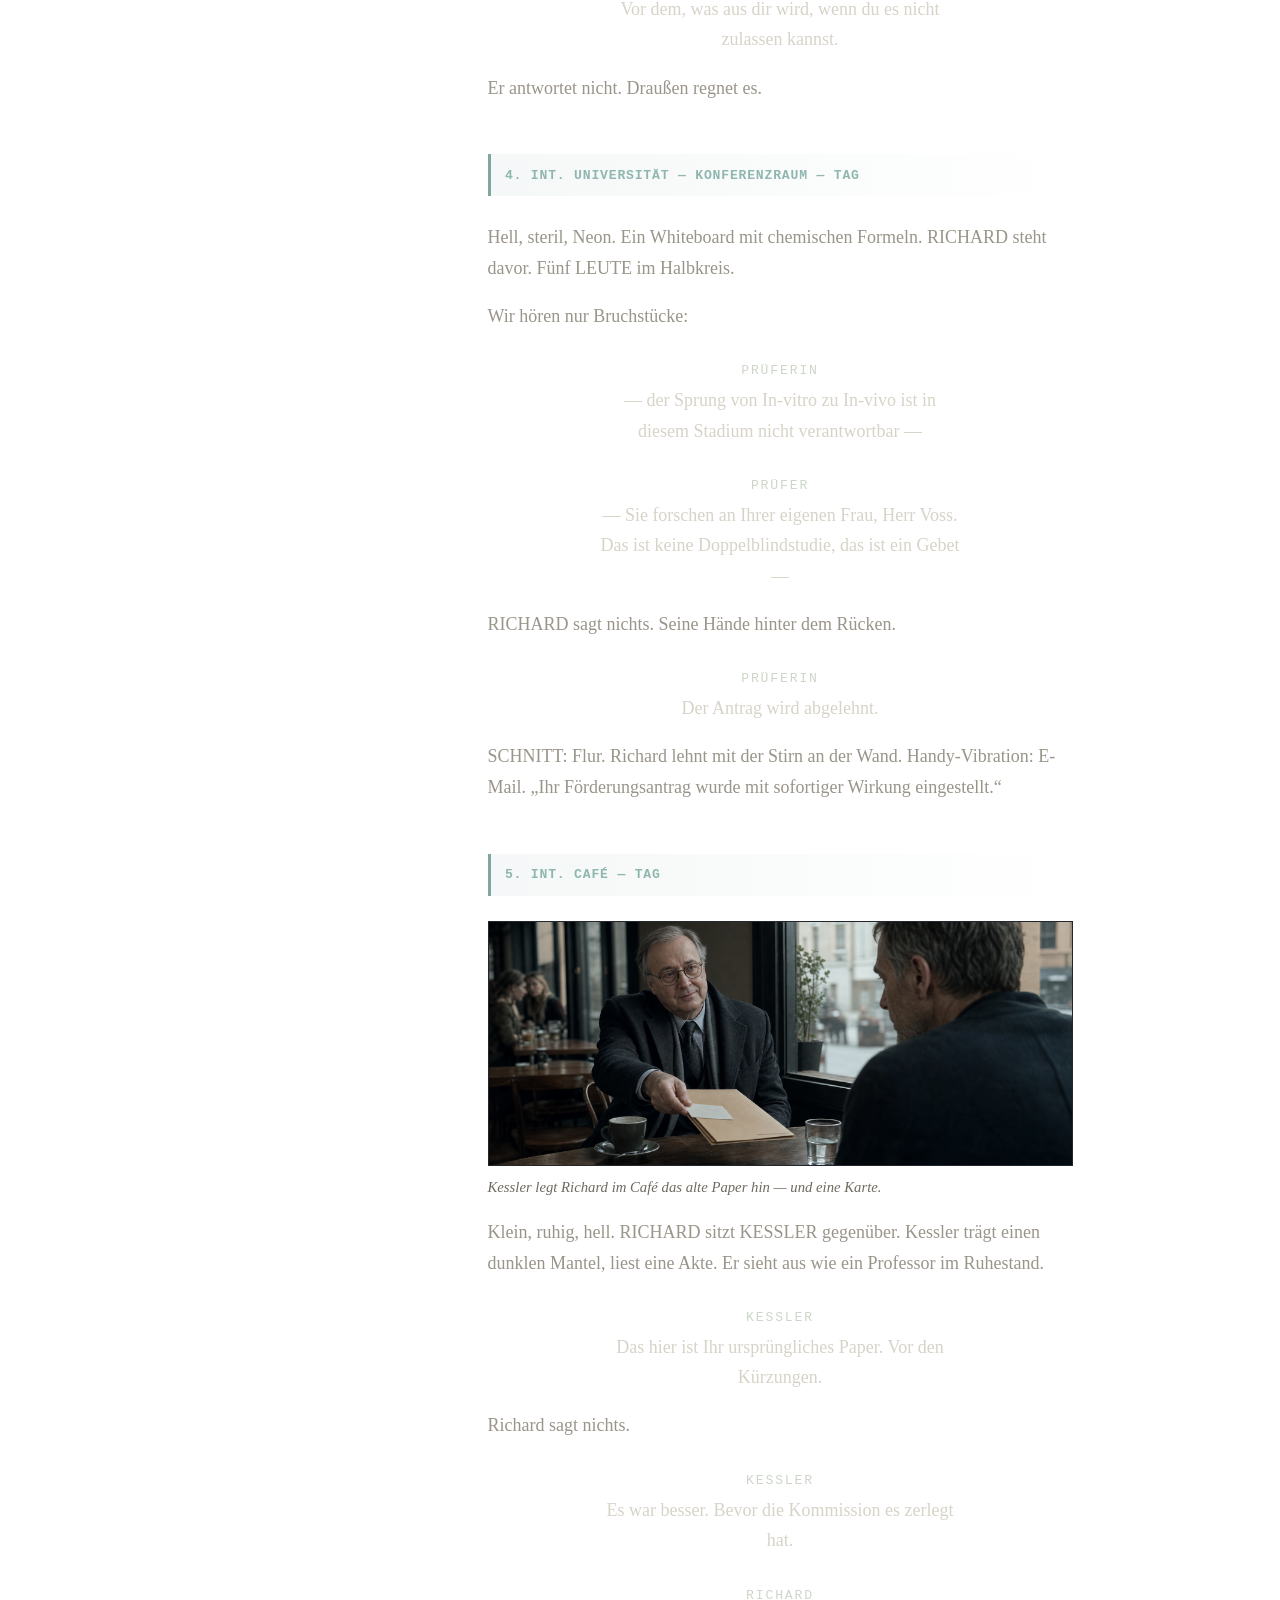
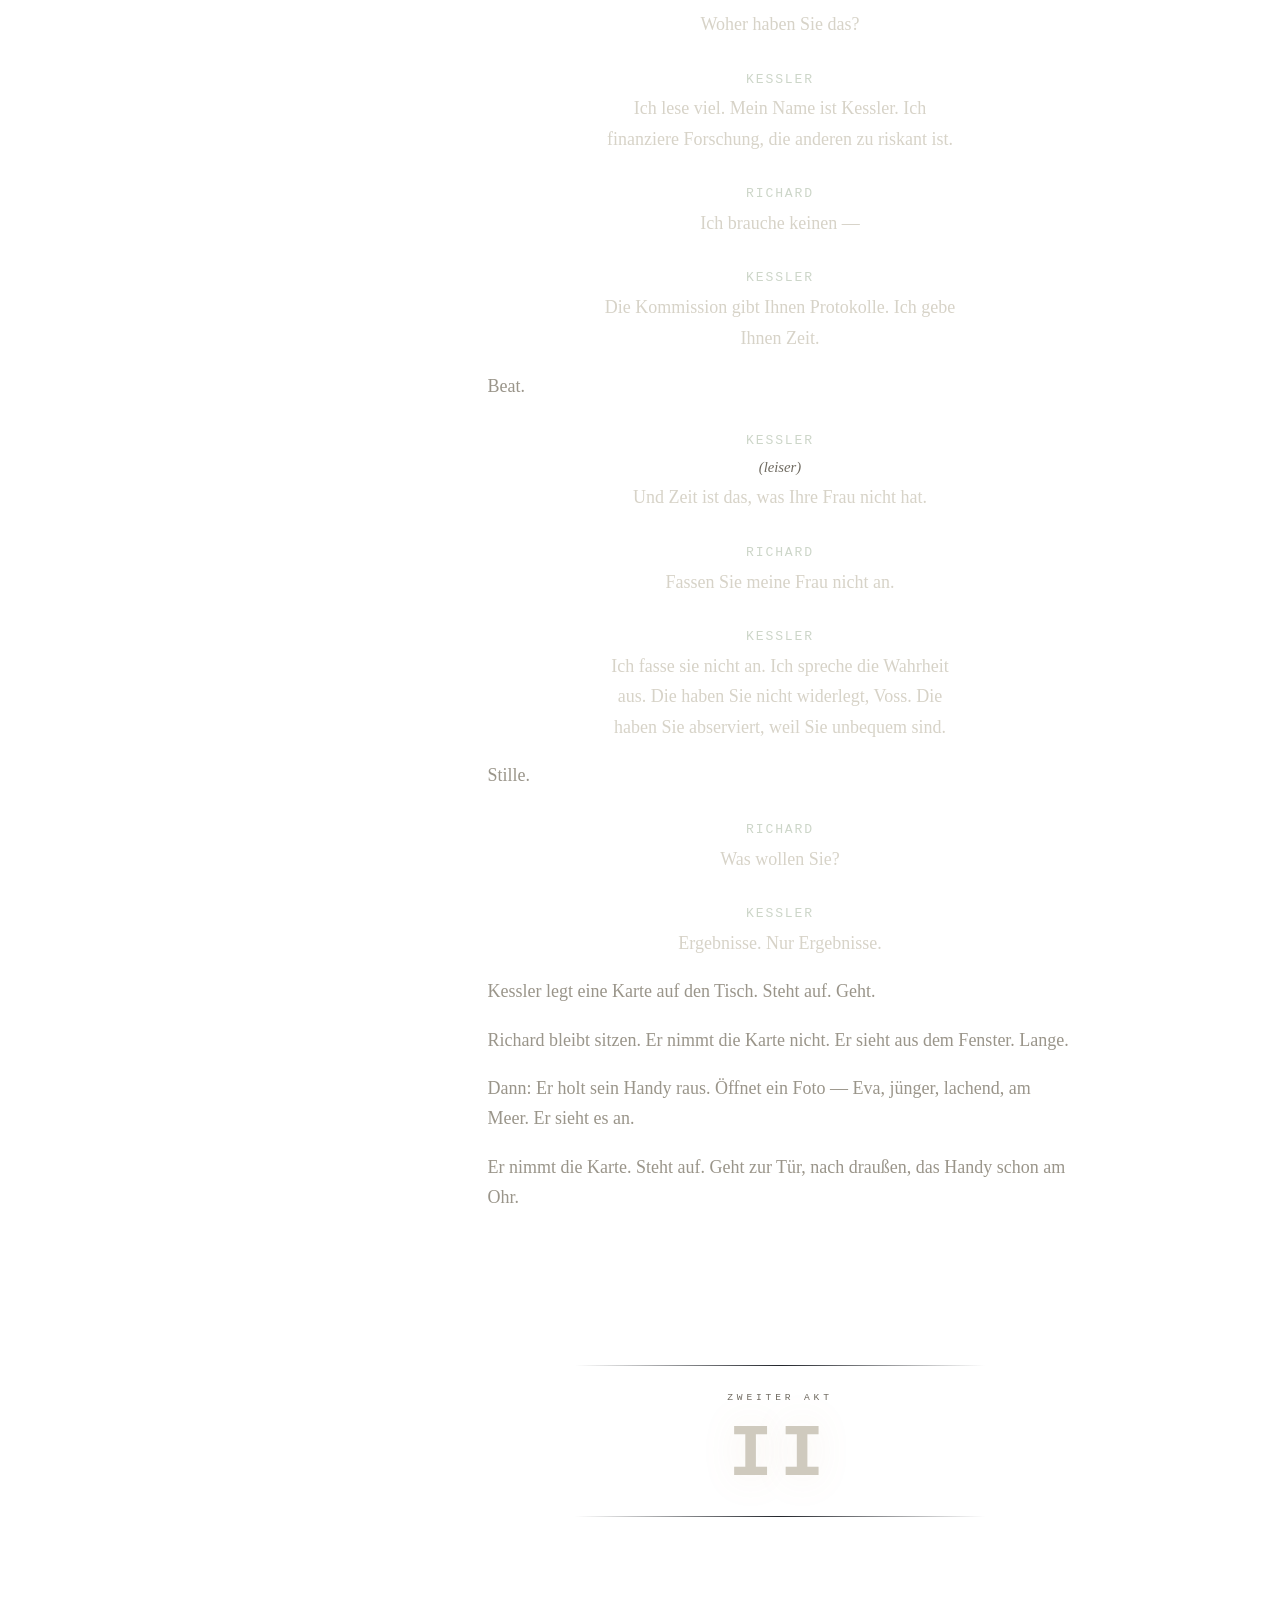
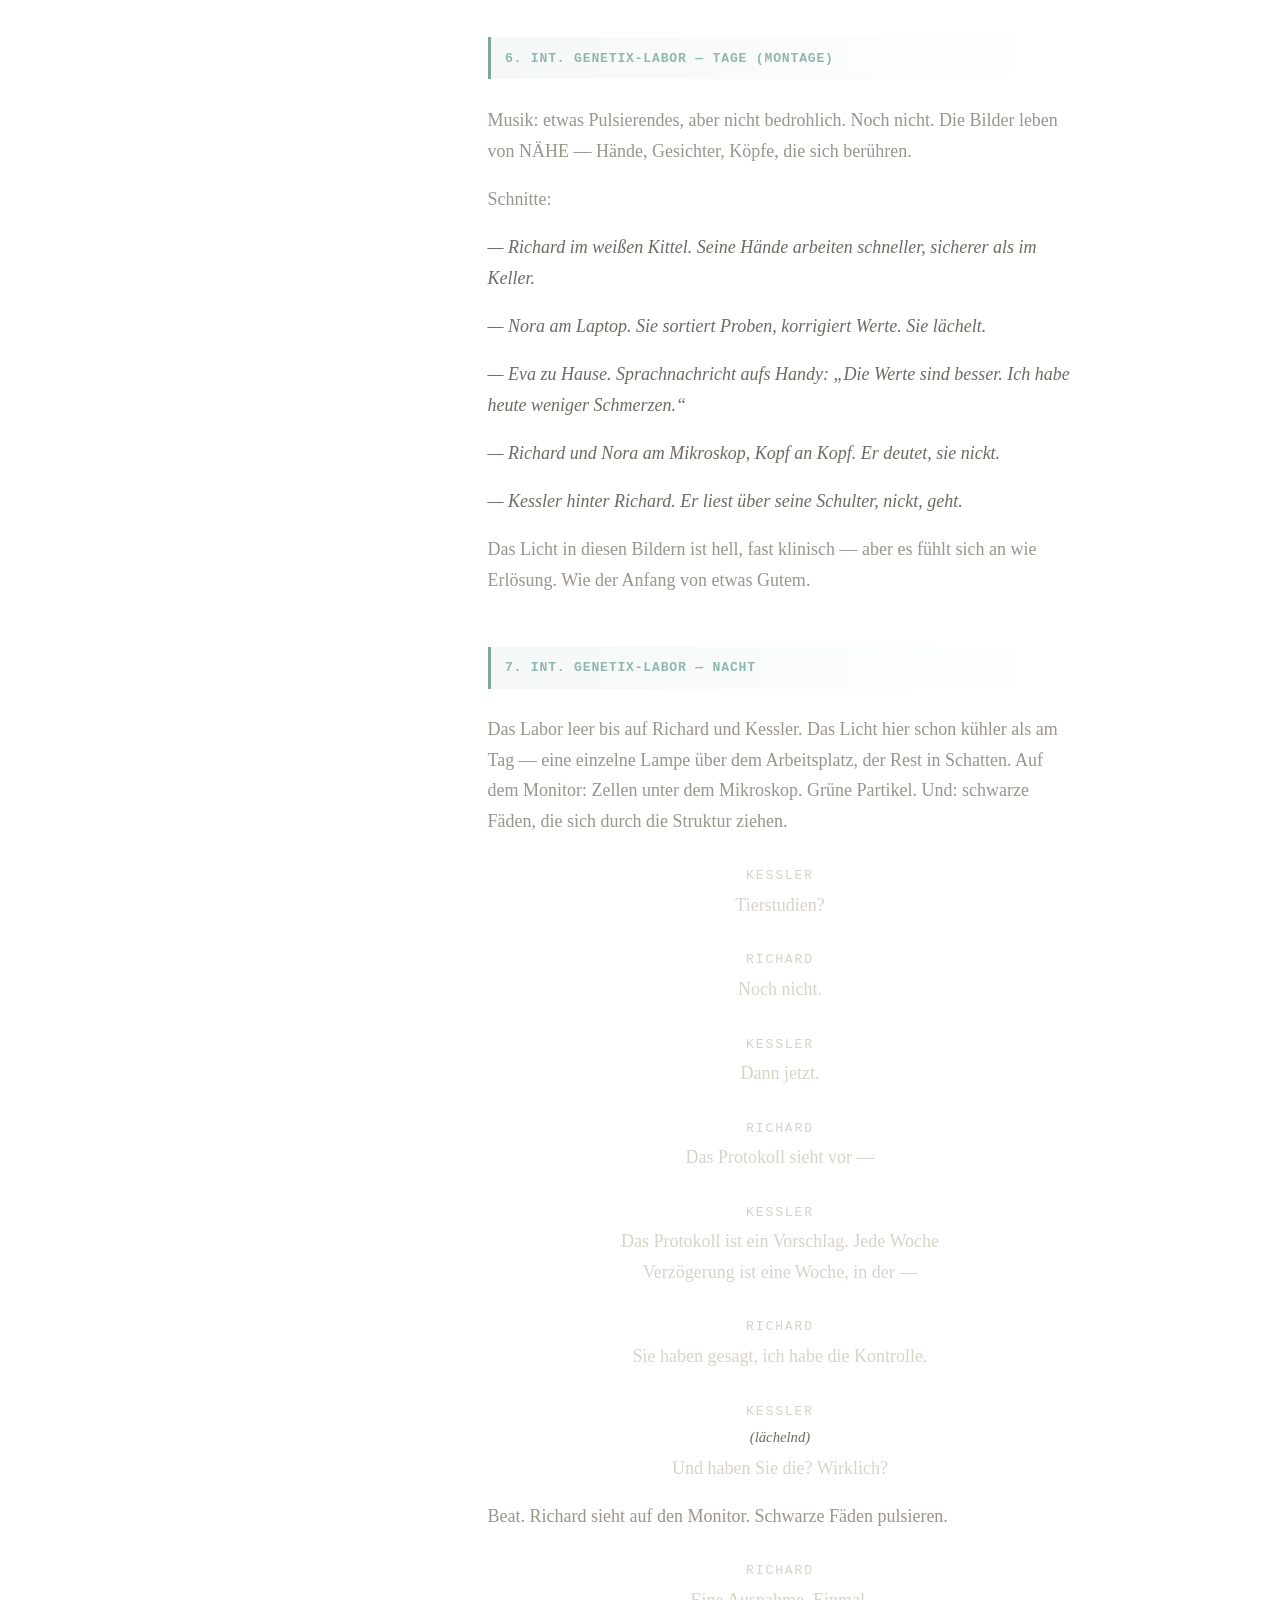
<file: screenplay/infected-origins-v3.html>
<!DOCTYPE html>
<html lang="de">
<head>
<meta charset="UTF-8">
<meta name="viewport" content="width=device-width, initial-scale=1">
<title>INFECTED ORIGINS — Drehbuch</title>
<link rel="icon" href="../assets/favicon.svg" type="image/svg+xml">
<style>
  :root{
    --bg:#0a0b0d;
    --bg-soft:#101216;
    --panel:#0d0f13;
    --ink:#d7d3c8;
    --ink-dim:#9a958a;
    --ink-faint:#6f6a60;
    --accent:#7fa6a0;
    --accent-warm:#b88a5a;
    --rule:#23262c;
    --slug:#8fb6af;
    --danger:#9c5d52;
    --max:65ch;
  }
  *{box-sizing:border-box;}
  html{scroll-behavior:smooth;}
  body{
    margin:0;
    background:
      radial-gradient(1200px 600px at 70% -10%, #14171c 0%, rgba(20,23,28,0) 60%),
      linear-gradient(180deg,#0a0b0d 0%, #08090b 100%);
    background-attachment:fixed;
    color:var(--ink);
    font-family: "Iowan Old Style","Palatino Linotype",Palatino,"Book Antiqua",Georgia,"Times New Roman",serif;
    font-size:18px;
    line-height:1.7;
    -webkit-font-smoothing:antialiased;
    text-rendering:optimizeLegibility;
  }

  /* Layout */
  .layout{
    display:grid;
    grid-template-columns: 280px minmax(0,1fr);
    align-items:start;
  }

  /* Sidebar */
  .sidebar{
    position:sticky;
    top:0;
    height:100vh;
    overflow-y:auto;
    border-right:1px solid var(--rule);
    background:linear-gradient(180deg,#0c0e12 0%, #0a0b0d 100%);
    padding:1.6rem 1.1rem 3rem;
  }
  .sidebar h2{
    font-family:"SF Mono",ui-monospace,"Cascadia Mono","Consolas",monospace;
    font-size:.62rem;
    letter-spacing:.28em;
    text-transform:uppercase;
    color:var(--ink-faint);
    margin:0 0 1rem;
    padding-left:.4rem;
  }
  .sidebar nav a{
    display:block;
    color:var(--ink-dim);
    text-decoration:none;
    font-family:"SF Mono",ui-monospace,"Cascadia Mono","Consolas",monospace;
    font-size:.72rem;
    letter-spacing:.02em;
    padding:.32rem .5rem;
    border-left:2px solid transparent;
    border-radius:2px;
    transition:color .18s, border-color .18s, background .18s;
    white-space:nowrap;
    overflow:hidden;
    text-overflow:ellipsis;
  }
  .sidebar nav a:hover{color:var(--ink);background:rgba(127,166,160,.06);}
  .sidebar nav a.act{
    margin-top:1rem;
    color:var(--accent-warm);
    letter-spacing:.22em;
    font-size:.66rem;
    text-transform:uppercase;
    border-left-color:transparent;
    padding-bottom:.15rem;
  }
  .sidebar nav a.active{
    color:var(--accent);
    border-left-color:var(--accent);
    background:rgba(127,166,160,.08);
  }

  /* Main column */
  main{
    padding:0 clamp(1.2rem,5vw,4rem);
  }
  .wrap{
    max-width:var(--max);
    margin:0 auto;
    padding:4rem 0 7rem;
  }

  /* Title block */
  .titleblock{
    text-align:center;
    padding:5rem 0 3rem;
    border-bottom:1px solid var(--rule);
    margin-bottom:3.5rem;
  }
  .titleblock h1{
    font-family:"SF Mono",ui-monospace,"Cascadia Mono","Consolas",monospace;
    font-weight:600;
    font-size:clamp(2.1rem,6vw,3.4rem);
    letter-spacing:.16em;
    margin:0;
    color:#e7e3d8;
    text-shadow:0 0 30px rgba(127,166,160,.12);
  }
  .titleblock .sub{
    margin-top:1.4rem;
    color:var(--ink-dim);
    font-style:italic;
    font-size:1.02rem;
  }
  .titleblock .ver{
    margin-top:.3rem;
    color:var(--ink-faint);
    font-style:italic;
    font-size:.92rem;
    letter-spacing:.02em;
  }

  /* Figuren */
  .figuren{
    margin:0 0 1rem;
  }
  .figuren h2,
  .section-h2{
    font-family:"SF Mono",ui-monospace,"Cascadia Mono","Consolas",monospace;
    font-size:.78rem;
    letter-spacing:.3em;
    text-transform:uppercase;
    color:var(--accent);
    margin:0 0 1.6rem;
  }
  .figuren ul{
    list-style:none;
    margin:0;
    padding:0;
  }
  .figuren li{
    padding:.7rem 0;
    border-bottom:1px solid var(--rule);
    color:var(--ink-dim);
  }
  .figuren li:last-child{border-bottom:none;}
  .figuren .name{
    font-family:"SF Mono",ui-monospace,"Cascadia Mono","Consolas",monospace;
    font-size:.8rem;
    letter-spacing:.12em;
    color:var(--ink);
    margin-right:.2em;
  }

  /* Visualisierung */
  .visuals{
    margin:3.5rem 0 1rem;
    padding-top:3rem;
    border-top:1px solid var(--rule);
  }
  .visual-intro{
    color:var(--ink-dim);
    margin:-.7rem 0 1.5rem;
  }
  .visual-grid{
    display:grid;
    grid-template-columns:repeat(2,minmax(0,1fr));
    gap:18px;
  }
  .visual-card{
    border:1px solid var(--rule);
    background:var(--panel);
  }
  .visual-card img{
    width:100%;
    display:block;
    aspect-ratio:4/5;
    object-fit:cover;
    filter:saturate(.86) contrast(1.03);
    background:#050607;
  }
  .visual-card.wide img{aspect-ratio:3/4;}
  .visual-copy{padding:16px;}
  .visual-copy h3{
    font-family:"SF Mono",ui-monospace,"Cascadia Mono","Consolas",monospace;
    font-size:.82rem;
    letter-spacing:.12em;
    text-transform:uppercase;
    color:var(--ink);
    margin:0 0 .45rem;
  }
  .visual-copy p{
    margin:.45rem 0 0;
    color:var(--ink-dim);
    font-size:.94rem;
    line-height:1.55;
  }
  .visual-copy .subtext{
    color:var(--accent-warm);
    font-style:italic;
  }

  /* Act divider */
  .act{
    text-align:center;
    margin:5.5rem 0 3.5rem;
    padding:2.5rem 0;
    position:relative;
  }
  .act::before,.act::after{
    content:"";
    display:block;
    height:1px;
    background:linear-gradient(90deg,transparent,var(--rule),transparent);
    margin:1.5rem auto;
    width:70%;
  }
  .act .label{
    font-family:"SF Mono",ui-monospace,"Cascadia Mono","Consolas",monospace;
    font-size:.6rem;
    letter-spacing:.4em;
    text-transform:uppercase;
    color:var(--ink-faint);
    display:block;
    margin-bottom:.8rem;
  }
  .act .num{
    font-family:"SF Mono",ui-monospace,"Cascadia Mono","Consolas",monospace;
    font-size:clamp(2.6rem,9vw,4.6rem);
    font-weight:600;
    letter-spacing:.1em;
    color:#cfcabe;
    line-height:1;
    text-shadow:0 0 40px rgba(184,138,90,.14);
  }

  /* Scene */
  .scene{
    margin:3.2rem 0;
    scroll-margin-top:1.5rem;
  }
  .slug{
    font-family:"SF Mono",ui-monospace,"Cascadia Mono","Consolas",monospace;
    font-size:.82rem;
    font-weight:600;
    letter-spacing:.06em;
    text-transform:uppercase;
    color:var(--slug);
    background:linear-gradient(90deg,rgba(127,166,160,.08),transparent);
    border-left:3px solid var(--accent);
    padding:.7rem .9rem;
    margin:0 0 1.6rem;
    line-height:1.5;
  }
  .scene-image{
    margin:1.2rem 0;
  }
  .scene-image img{
    max-width:100%;
    border:1px solid var(--rule);
    margin:1.2rem 0;
    display:block;
  }
  .scene-image figcaption{
    color:var(--ink-faint);
    font-style:italic;
    font-size:.92rem;
    line-height:1.5;
    margin-top:-.6rem;
  }

  /* Stage directions */
  .dir{
    color:var(--ink-dim);
    margin:1.1rem 0;
  }
  .dir.em{
    font-style:italic;
    color:var(--ink-faint);
  }

  /* Dialogue */
  .cue{
    text-align:center;
    font-family:"SF Mono",ui-monospace,"Cascadia Mono","Consolas",monospace;
    font-size:.82rem;
    letter-spacing:.14em;
    text-transform:uppercase;
    color:#cdd6c9;
    margin:1.8rem 0 .15rem;
  }
  .paren{
    text-align:center;
    font-style:italic;
    color:var(--ink-faint);
    font-size:.92rem;
    margin:0 0 .15rem;
  }
  .line{
    margin:0 auto .2rem;
    max-width:46ch;
    padding:0 1.5rem;
    text-align:center;
    color:var(--ink);
  }
  .vo{
    color:var(--accent);
    font-family:"SF Mono",ui-monospace,"Cascadia Mono","Consolas",monospace;
    font-size:.62rem;
    letter-spacing:.1em;
    vertical-align:middle;
  }

  /* Final title card */
  .titlecard{
    text-align:center;
    margin:5rem 0;
    padding:3.5rem 0;
  }
  .titlecard .cut{
    font-family:"SF Mono",ui-monospace,"Cascadia Mono","Consolas",monospace;
    font-size:.7rem;
    letter-spacing:.3em;
    text-transform:uppercase;
    color:var(--ink-faint);
    margin-bottom:2rem;
  }
  .titlecard .card{
    font-family:"SF Mono",ui-monospace,"Cascadia Mono","Consolas",monospace;
    font-size:clamp(1.4rem,4vw,2rem);
    letter-spacing:.2em;
    color:#e7e3d8;
    text-shadow:0 0 30px rgba(127,166,160,.15);
  }
  .ende{
    text-align:center;
    font-family:"SF Mono",ui-monospace,"Cascadia Mono","Consolas",monospace;
    letter-spacing:.4em;
    color:var(--ink-faint);
    font-size:.9rem;
    margin:2.5rem 0;
  }

  /* Notes section */
  .notes{
    margin-top:5rem;
    padding-top:3rem;
    border-top:2px solid var(--rule);
  }
  .notes::before{
    content:"";
    display:block;
    width:60px;
    height:3px;
    background:var(--accent-warm);
    margin:0 auto 2.5rem;
    opacity:.5;
  }
  .notes h2{
    font-family:"SF Mono",ui-monospace,"Cascadia Mono","Consolas",monospace;
    font-size:1.05rem;
    letter-spacing:.12em;
    text-transform:uppercase;
    color:var(--accent-warm);
    margin:0 0 1.8rem;
  }
  .notes h3{
    font-family:"SF Mono",ui-monospace,"Cascadia Mono","Consolas",monospace;
    font-size:.86rem;
    letter-spacing:.06em;
    color:var(--slug);
    margin:2.6rem 0 .9rem;
  }
  .notes p{color:var(--ink-dim);margin:.9rem 0;}
  .notes ul,.notes ol{color:var(--ink-dim);padding-left:1.3rem;}
  .notes li{margin:.6rem 0;}
  .notes strong{color:var(--ink);font-weight:600;}
  .notes em{color:var(--ink-faint);}

  hr.div{
    border:none;
    height:1px;
    background:linear-gradient(90deg,transparent,var(--rule),transparent);
    margin:2.4rem 0;
  }

  /* Mobile toggle */
  .navtoggle{
    display:none;
    position:fixed;
    top:1rem;
    left:1rem;
    z-index:50;
    background:var(--panel);
    color:var(--ink);
    border:1px solid var(--rule);
    border-radius:6px;
    padding:.55rem .8rem;
    font-family:"SF Mono",ui-monospace,"Cascadia Mono","Consolas",monospace;
    font-size:.7rem;
    letter-spacing:.1em;
    cursor:pointer;
  }
  .scrim{
    display:none;
    position:fixed;
    inset:0;
    background:rgba(0,0,0,.6);
    z-index:40;
  }

  @media (max-width:880px){
    body{font-size:17px;}
    .layout{grid-template-columns:1fr;}
    .navtoggle{display:block;}
    .sidebar{
      position:fixed;
      top:0;left:0;
      width:78%;
      max-width:300px;
      height:100vh;
      z-index:45;
      transform:translateX(-100%);
      transition:transform .25s ease;
      padding-top:3.6rem;
    }
    .sidebar.open{transform:translateX(0);box-shadow:0 0 40px rgba(0,0,0,.6);}
    .scrim.show{display:block;}
    main{padding:0 1.1rem;}
    .wrap{padding:4.5rem 0 5rem;}
    .titleblock{padding-top:3rem;}
    .line{max-width:none;padding:0 .5rem;}
    .visual-grid{grid-template-columns:1fr;}
  }
</style>
</head>
<body>

<button class="navtoggle" id="navToggle" aria-label="Szenen-Navigation">☰ Szenen</button>
<div class="scrim" id="scrim"></div>

<div class="layout">
  <aside class="sidebar" id="sidebar">
    <h2>Szenen</h2>
    <nav id="scenenav">
      <a class="act" href="#prolog">Prolog</a>
      <a href="#s0">0 · Keller — Nacht (früh)</a>
      <a class="act" href="#akt-i">Akt I</a>
      <a href="#s1">1 · Haus Voss — Küche</a>
      <a href="#s2">2 · Keller</a>
      <a href="#s3">3 · Schlafzimmer</a>
      <a href="#s4">4 · Universität</a>
      <a href="#s5">5 · Café</a>
      <a class="act" href="#akt-ii">Akt II</a>
      <a href="#s6">6 · GenetiX-Labor (Montage)</a>
      <a href="#s7">7 · GenetiX-Labor — Nacht</a>
      <a href="#s8">8 · Haus / GenetiX (Montage)</a>
      <a href="#s9">9 · GenetiX-Labor — Nacht</a>
      <a href="#s10">10 · Schlafzimmer — Nacht</a>
      <a href="#s11">11 · Flur — Morgen</a>
      <a class="act" href="#akt-iii">Akt III</a>
      <a href="#s12">12 · Küche — Tag</a>
      <a href="#s13">13 · GenetiX-Labor — Nacht</a>
      <a href="#s13a">13A · GenetiX-Labor (später)</a>
      <a href="#s14">14 · GenetiX — Büro</a>
      <a href="#s15">15 · GenetiX-Labor (Montage)</a>
      <a href="#s16">16 · Präsentationsraum</a>
      <a href="#s17">17 · GenetiX-Labor — Nacht</a>
      <a href="#s18">18 · Gänge / Garage (Montage)</a>
      <a class="act" href="#visualisierung">Bilder</a>
    </nav>
  </aside>

  <main>
    <div class="wrap">

      <header class="titleblock" id="top">
        <h1>INFECTED ORIGINS</h1>
        <div class="sub">Prequel zu „INFECTED“</div>
        <div class="ver">Drehbuch — 24. Juni 2026</div>
      </header>

      <!-- FIGUREN -->
      <section class="figuren">
        <h2>Figuren</h2>
        <ul>
          <li><span class="name">RICHARD</span> — Arzt. Anfang 50. Liebender Vater, verbesserungsbedürftiger Ehemann. Wird durch Verzweiflung und Stolz zum Antagonisten.</li>
          <li><span class="name">EVA</span> — seine Frau. Anfang 50. Sterbenskrank. Moralisch die klarste Person im Film. Mitwisserin ihres eigenen Endes.</li>
          <li><span class="name">NORA</span> — Tochter, 22. Hilft im Labor. Wird später zu Lilith.</li>
          <li><span class="name">KESSLER</span> — GenetiX. 60. Wirkt wie ein Onkel. Ist ein Händler. Und ein Mann, der weiß, dass er ersetzbar ist.</li>
          <li><span class="name">VORSTAND</span> — drei Leute in Anzügen. Sie verwalten. Sie rechnen. Sie wollen es nehmen.</li>
        </ul>
      </section>

      <section class="visuals" id="visualisierung">
        <h2 class="section-h2">Visualisierung</h2>
        <p class="visual-intro">Charakterportraits und Subtext aus den Projektprompts. Die Bildstrecke markiert die Linie des Stücks: warmes Zuhause, kaltes Labor, vererbte Methode.</p>
        <div class="visual-grid">
          <article class="visual-card">
            <img src="../assets/characters/richard-akt-i.png" alt="Richard, Akt I, im Kellerlabor mit Zigarette">
            <div class="visual-copy">
              <h3>Richard · Akt I</h3>
              <p class="subtext">Besessene Hoffnung unter bleierner Erschöpfung.</p>
              <p>Noch Vater. Noch Ehemann. Der Keller ist bereits enger als seine Moral.</p>
            </div>
          </article>
          <article class="visual-card">
            <img src="../assets/characters/richard-infiziert.png" alt="Richard infiziert im kalten Labor">
            <div class="visual-copy">
              <h3>Richard · infiziert</h3>
              <p class="subtext">Ausgehöhlt, totäugig, gebrochene Entschlossenheit.</p>
              <p>Der Forscher wird selbst zum Beweisstück seiner Grenzüberschreitung.</p>
            </div>
          </article>
          <article class="visual-card">
            <img src="../assets/characters/eva.png" alt="Eva im warmen Zuhause-Licht">
            <div class="visual-copy">
              <h3>Eva</h3>
              <p class="subtext">Ruhige Klarheit, unbeirrte Zärtlichkeit.</p>
              <p>Das moralische Zentrum: fragil, aber nicht bemitleidenswert.</p>
            </div>
          </article>
          <article class="visual-card">
            <img src="../assets/characters/nora-akt-i.png" alt="Nora, Akt I, mit regennasser Jacke im Labor">
            <div class="visual-copy">
              <h3>Nora · Akt I</h3>
              <p class="subtext">Wache Kompetenz und leise Sorge.</p>
              <p>Sie sieht den Fehler, lange bevor sie den Preis akzeptiert.</p>
            </div>
          </article>
          <article class="visual-card">
            <img src="../assets/characters/lilith-akt-iii.png" alt="Lilith, Akt III, im sterilen Labor">
            <div class="visual-copy">
              <h3>Nora → Lilith</h3>
              <p class="subtext">Gletscherkalte Ruhe, eine perfekt sitzende Maske.</p>
              <p>Trauer wird versiegelt und als Kontrolle wieder ausgegeben.</p>
            </div>
          </article>
          <article class="visual-card">
            <img src="../assets/characters/kessler.png" alt="Kessler mit Akte im Café">
            <div class="visual-copy">
              <h3>Kessler</h3>
              <p class="subtext">Geduldig, beruhigend, transaktional.</p>
              <p>Er verkauft Zeit und nennt es Hilfe.</p>
            </div>
          </article>
          <article class="visual-card wide">
            <img src="../assets/characters/vorstand.png" alt="Drei Vorstände im kalten Präsentationsraum">
            <div class="visual-copy">
              <h3>Vorstand</h3>
              <p class="subtext">Bürokratische Distanz, Kalkül, milde Verachtung.</p>
              <p>Keine Schurkenpose. Nur Menschen, die Leben als Posten verbuchen.</p>
            </div>
          </article>
        </div>
      </section>

      <!-- PROLOG -->
      <div class="act" id="prolog">
        <span class="label">Prolog</span>
      </div>

      <section class="scene" id="s0">
        <p class="slug">0. INT. KELLER — NACHT (FRÜH)</p>
        <figure class='scene-image'><img src='../assets/generated/screenplay/screenplay-scene-01-prolog.png' alt='Richard spricht nachts im Kellerlabor in ein Kassettengerät'><figcaption>Richard, allein, spricht ins Tagebuch. Cold Open.</figcaption></figure>
        <p class="dir em">Closeup: Kassette. Die Spulen drehen sich. Ein Tongerät surrt. Analog, warm, verstaubt.</p>
        <p class="dir em">RICHARD sitzt allein am Schreibtisch. Zigarette in der einen Hand, das Mikrofon des Kassettenrekorders in der anderen. Hinter ihm: das Labor im Halbdunkel. Noch Hobbykeller. Noch kein GenetiX.</p>
        <p class="dir em">Er zieht. Bläst den Rauch zur Seite. Drückt auf AUFNEHMEN.</p>

        <p class="cue">Richard</p>
        <p class="line">Tagebuch, Eintrag... ich hab aufgehört zu zählen.</p>

        <p class="dir em">Er hustet. Nicht wie Eva — trocken, Raucherhusten.</p>

        <p class="cue">Richard</p>
        <p class="line">Eva hat heute weniger Schmerzen. Das erste Mal seit Wochen, dass sie ohne Tabletten eingeschlafen ist. Ich weiß nicht, ob das gut ist oder... oder ob ihr Körper einfach aufgibt.</p>

        <p class="dir em">Beat. Er zieht an der Zigarette.</p>

        <p class="cue">Richard</p>
        <p class="line">Die Werte aus Reihe 14 sind... vielversprechend. Wenn ich die Degradation unter 0,6 halte, könnte die Zellintegration stabil genug sein für einen Vivo-Test. Aber das ist... das ist noch Wochen weg. Monate vielleicht.</p>

        <p class="dir em">Er starrt auf die Zigarette.</p>

        <p class="cue">Richard</p>
        <p class="line">Nora hat heute einen Fehler gefunden. In meinen eigenen Berechnungen. Sie ist... sie ist besser als ich es je war.</p>

        <p class="dir em">Beat.</p>

        <p class="cue">Richard</p>
        <p class="line">Ich glaube, Eva weiß, dass ich nachts hier unten bin. Sie sagt nichts. Aber sie weiß es.</p>

        <p class="dir em">Er löscht die Zigarette. Nimmt die Kassette raus. Beschriftet sie: „Eintrag 47 — Reihe 14“. Daneben, im Karton, ein Stapel: Eintrag 12, 28, 33... Eine Chronik.</p>

        <p class="cue">Richard</p>
        <p class="paren">(leise, ins Leere)</p>
        <p class="line">Ich bringe das hin.</p>

        <p class="dir em">Die Spulen stoppen.</p>
        <p class="dir em">SCHNITT auf Schwarz. Titel: INFECTED ORIGINS.</p>
      </section>

      <!-- AKT I -->
      <div class="act" id="akt-i">
        <span class="label">Erster Akt</span>
        <span class="num">I</span>
      </div>

      <section class="scene" id="s1">
        <p class="slug">1. INT. HAUS VOSS — KÜCHE — NACHT</p>
        <figure class='scene-image'><img src='../assets/generated/screenplay/screenplay-scene-02-warmer-tisch.png' alt='Eva und Nora in der warmen Küche bei Nacht'><figcaption>Eva und Nora in der Küche; Eva erzählt die Lilith-Geschichte.</figcaption></figure>
        <p class="dir">Kleinbürgerlich, aber warm. Alte Heizung, Holztablett mit Tassen, Kühlschrankbrummen. Ein Zuhause, keine Kulisse.</p>
        <p class="dir">EVA am Tisch. Dünner Hauschurz. Ein Buch auf dem Schoß, aber sie schaut zum Fenster. Atmet flach. Ihre Hand zittert, wenn sie die Seite umblättert. Ihre Brille liegt auf dem Buch, sie braucht sie nicht mehr.</p>
        <p class="dir">NORA kommt rein mit einer Tüte. Jacke, Rucksack, nasses Haar.</p>

        <p class="cue">Nora</p>
        <p class="line">Du solltest schlafen.</p>

        <p class="cue">Eva</p>
        <p class="line">Ich schlafe die ganze Zeit. Ich will wach sein, wenn ihr wach seid.</p>

        <p class="dir">Nora räumt ein. Stellt sich irgendwann hinter Eva, legt die Hand auf ihre Schulter. Eva deckt sie mit der ihren ab.</p>

        <p class="cue">Eva</p>
        <p class="line">Wo ist er?</p>

        <p class="cue">Nora</p>
        <p class="line">Keller.</p>

        <p class="dir">Beat.</p>

        <p class="cue">Eva</p>
        <p class="line">Hat er heute...</p>

        <p class="cue">Nora</p>
        <p class="line">Nein.</p>

        <p class="dir">Eva nickt. Das sagt alles.</p>

        <p class="cue">Eva</p>
        <p class="line">Weißt du, was ich heute gedacht habe? Als ich aufgewacht bin und die Sonne...</p>

        <p class="dir">Sie bricht ab. Hustet. Nicht dramatisch — verschleimt, nass, echtes Husten.</p>

        <p class="cue">Eva</p>
        <p class="line">Ich dachte: Das ist ein guter Tag zum Leben.</p>

        <p class="dir">Nora zieht sie an sich. Eva lässt es geschehen. Eine Weile sitzen sie so.</p>

        <p class="cue">Eva</p>
        <p class="line">Hab ich dir mal erzählt, woher dein zweiter Name kommt?</p>

        <p class="cue">Nora</p>
        <p class="line">Hundertmal.</p>

        <p class="cue">Eva</p>
        <p class="paren">(ein kleines Lächeln)</p>
        <p class="line">Lilith. Sie war die Erste. Die Allererste. Und sie hat gesagt: Ich bin nicht weniger als du.</p>

        <p class="dir">Nora lächelt, halb genervt, halb gerührt. Die Geschichte eines Kindes.</p>

        <p class="cue">Eva</p>
        <p class="line">Sag ihm, er soll essen. Nicht für mich. Für sich.</p>
      </section>

      <section class="scene" id="s2">
        <p class="slug">2. INT. KELLER — NACHT</p>
        <figure class='scene-image'><img src='../assets/generated/screenplay/screenplay-scene-03-bildschirm.png' alt='Richard und Nora sehen im Kellerlabor eine Kurve auf dem Monitor'><figcaption>Nora findet den Fehler in Reihe 14; die Kurve springt nach oben.</figcaption></figure>
        <p class="dir">Kein Labor. Ein Hobbykeller, der einer Besessenheit gewichen ist. Mikroskop, Laptop, handbeschriftete Etiketten. Eine alte Couch, auf der eine Decke liegt — Richard schläft hier manchmal.</p>
        <p class="dir">RICHARD vor dem Bildschirm. Die Augen gerötet. Eine Kaffeetasse, auf der „Papas Weltbeste Tochter“ steht — von Nora gemalt, Kinderhand. Der Kaffee dampft noch.</p>
        <p class="dir">NORA kommt mit einem Teller. Stellt ihn hin. Setzt sich.</p>
        <p class="dir">Sie schweigen eine Weile. Nora sieht auf den Bildschirm.</p>

        <p class="cue">Nora</p>
        <p class="line">Reihe 14 ist falsch.</p>

        <p class="cue">Richard</p>
        <p class="line">Was?</p>

        <p class="cue">Nora</p>
        <p class="line">Der Degradationsfaktor. Du hast 0,8. Die Probe war vorgelagert. Das muss 0,6.</p>

        <p class="dir">Richard rechnet. Schließt die Augen.</p>

        <p class="cue">Richard</p>
        <p class="line">Scheiße.</p>

        <p class="cue">Nora</p>
        <p class="line">Passiert.</p>

        <p class="dir">Er korrigiert. Die Kurve auf dem Bildschirm verändert sich — springt nach oben.</p>
        <p class="dir">Stille. Beide starren auf den Bildschirm.</p>

        <p class="cue">Richard</p>
        <p class="line">Das könnte...</p>

        <p class="cue">Nora</p>
        <p class="line">Ja.</p>

        <p class="dir">Er sieht sie an. Zum ersten Mal in dieser Szene: ein Lächeln. Erschöpft, echt.</p>

        <p class="cue">Richard</p>
        <p class="line">Du hättest studieren sollen.</p>

        <p class="cue">Nora</p>
        <p class="line">Mache ich doch. Bei dir.</p>

        <p class="dir">Er isst. Nora lehnt sich zurück, sieht auf die Kaffeetasse. Nimmt sie. Wärmt die Hände daran.</p>
      </section>

      <section class="scene" id="s3">
        <p class="slug">3. INT. HAUS VOSS — SCHLAFZIMMER — SPÄTER</p>
        <p class="dir">EVA im Bett. RICHARD neben ihr, noch angezogen. Er hält ihre Hand.</p>

        <p class="cue">Richard</p>
        <p class="line">Ich war heute bei der Kommission.</p>

        <p class="cue">Eva</p>
        <p class="line">Und?</p>

        <p class="cue">Richard</p>
        <p class="line">Sie sagen, ich sei zu nah dran. Emotional zu beteiligt.</p>

        <p class="cue">Eva</p>
        <p class="line">Bist du nicht?</p>

        <p class="cue">Richard</p>
        <p class="paren">(nach einer Pause)</p>
        <p class="line">Ja. Aber das macht meine Forschung nicht falsch.</p>

        <p class="cue">Eva</p>
        <p class="line">Nein. Aber vielleicht macht es dich blind.</p>

        <p class="dir">Beat. Er streicht ihr über den Kopf.</p>

        <p class="cue">Richard</p>
        <p class="line">Ich bin so nah, Eva. Die stabilisierte Form...</p>

        <p class="cue">Eva</p>
        <p class="line">Richard.</p>

        <p class="cue">Richard</p>
        <p class="line">...wenn ich die Zellintegration hinbekomme—</p>

        <p class="cue">Eva</p>
        <p class="paren">(eindringlich)</p>
        <p class="line">Richard.</p>

        <p class="dir">Er hält inne.</p>

        <p class="cue">Eva</p>
        <p class="line">Ich will, dass du das machst. Ich will, dass du mich rettest. Aber ich will nicht, dass du dabei du selbst vergisst.</p>

        <p class="cue">Richard</p>
        <p class="line">Was heißt das?</p>

        <p class="cue">Eva</p>
        <p class="line">Es heißt: Ich habe Angst. Nicht vor dem Sterben. Vor dem, was aus dir wird, wenn du es nicht zulassen kannst.</p>

        <p class="dir">Er antwortet nicht. Draußen regnet es.</p>
      </section>

      <section class="scene" id="s4">
        <p class="slug">4. INT. UNIVERSITÄT — KONFERENZRAUM — TAG</p>
        <p class="dir">Hell, steril, Neon. Ein Whiteboard mit chemischen Formeln. RICHARD steht davor. Fünf LEUTE im Halbkreis.</p>
        <p class="dir">Wir hören nur Bruchstücke:</p>

        <p class="cue">Prüferin</p>
        <p class="line">— der Sprung von In-vitro zu In-vivo ist in diesem Stadium nicht verantwortbar —</p>

        <p class="cue">Prüfer</p>
        <p class="line">— Sie forschen an Ihrer eigenen Frau, Herr Voss. Das ist keine Doppelblindstudie, das ist ein Gebet —</p>

        <p class="dir">RICHARD sagt nichts. Seine Hände hinter dem Rücken.</p>

        <p class="cue">Prüferin</p>
        <p class="line">Der Antrag wird abgelehnt.</p>

        <p class="dir">SCHNITT: Flur. Richard lehnt mit der Stirn an der Wand. Handy-Vibration: E-Mail. „Ihr Förderungsantrag wurde mit sofortiger Wirkung eingestellt.“</p>
      </section>

      <section class="scene" id="s5">
        <p class="slug">5. INT. CAFÉ — TAG</p>
        <figure class='scene-image'><img src='../assets/generated/screenplay/screenplay-scene-04-pakt.png' alt='Kessler schiebt Richard im Café eine Akte und eine Karte zu'><figcaption>Kessler legt Richard im Café das alte Paper hin — und eine Karte.</figcaption></figure>
        <p class="dir">Klein, ruhig, hell. RICHARD sitzt KESSLER gegenüber. Kessler trägt einen dunklen Mantel, liest eine Akte. Er sieht aus wie ein Professor im Ruhestand.</p>

        <p class="cue">Kessler</p>
        <p class="line">Das hier ist Ihr ursprüngliches Paper. Vor den Kürzungen.</p>

        <p class="dir">Richard sagt nichts.</p>

        <p class="cue">Kessler</p>
        <p class="line">Es war besser. Bevor die Kommission es zerlegt hat.</p>

        <p class="cue">Richard</p>
        <p class="line">Woher haben Sie das?</p>

        <p class="cue">Kessler</p>
        <p class="line">Ich lese viel. Mein Name ist Kessler. Ich finanziere Forschung, die anderen zu riskant ist.</p>

        <p class="cue">Richard</p>
        <p class="line">Ich brauche keinen —</p>

        <p class="cue">Kessler</p>
        <p class="line">Die Kommission gibt Ihnen Protokolle. Ich gebe Ihnen Zeit.</p>

        <p class="dir">Beat.</p>

        <p class="cue">Kessler</p>
        <p class="paren">(leiser)</p>
        <p class="line">Und Zeit ist das, was Ihre Frau nicht hat.</p>

        <p class="cue">Richard</p>
        <p class="line">Fassen Sie meine Frau nicht an.</p>

        <p class="cue">Kessler</p>
        <p class="line">Ich fasse sie nicht an. Ich spreche die Wahrheit aus. Die haben Sie nicht widerlegt, Voss. Die haben Sie abserviert, weil Sie unbequem sind.</p>

        <p class="dir">Stille.</p>

        <p class="cue">Richard</p>
        <p class="line">Was wollen Sie?</p>

        <p class="cue">Kessler</p>
        <p class="line">Ergebnisse. Nur Ergebnisse.</p>

        <p class="dir">Kessler legt eine Karte auf den Tisch. Steht auf. Geht.</p>
        <p class="dir">Richard bleibt sitzen. Er nimmt die Karte nicht. Er sieht aus dem Fenster. Lange.</p>
        <p class="dir">Dann: Er holt sein Handy raus. Öffnet ein Foto — Eva, jünger, lachend, am Meer. Er sieht es an.</p>
        <p class="dir">Er nimmt die Karte. Steht auf. Geht zur Tür, nach draußen, das Handy schon am Ohr.</p>
      </section>

      <!-- AKT II -->
      <div class="act" id="akt-ii">
        <span class="label">Zweiter Akt</span>
        <span class="num">II</span>
      </div>

      <section class="scene" id="s6">
        <p class="slug">6. INT. GENETIX-LABOR — TAGE (MONTAGE)</p>
        <p class="dir">Musik: etwas Pulsierendes, aber nicht bedrohlich. Noch nicht. Die Bilder leben von NÄHE — Hände, Gesichter, Köpfe, die sich berühren.</p>
        <p class="dir">Schnitte:</p>
        <p class="dir em">— Richard im weißen Kittel. Seine Hände arbeiten schneller, sicherer als im Keller.</p>
        <p class="dir em">— Nora am Laptop. Sie sortiert Proben, korrigiert Werte. Sie lächelt.</p>
        <p class="dir em">— Eva zu Hause. Sprachnachricht aufs Handy: „Die Werte sind besser. Ich habe heute weniger Schmerzen.“</p>
        <p class="dir em">— Richard und Nora am Mikroskop, Kopf an Kopf. Er deutet, sie nickt.</p>
        <p class="dir em">— Kessler hinter Richard. Er liest über seine Schulter, nickt, geht.</p>
        <p class="dir">Das Licht in diesen Bildern ist hell, fast klinisch — aber es fühlt sich an wie Erlösung. Wie der Anfang von etwas Gutem.</p>
      </section>

      <section class="scene" id="s7">
        <p class="slug">7. INT. GENETIX-LABOR — NACHT</p>
        <p class="dir">Das Labor leer bis auf Richard und Kessler. Das Licht hier schon kühler als am Tag — eine einzelne Lampe über dem Arbeitsplatz, der Rest in Schatten. Auf dem Monitor: Zellen unter dem Mikroskop. Grüne Partikel. Und: schwarze Fäden, die sich durch die Struktur ziehen.</p>

        <p class="cue">Kessler</p>
        <p class="line">Tierstudien?</p>

        <p class="cue">Richard</p>
        <p class="line">Noch nicht.</p>

        <p class="cue">Kessler</p>
        <p class="line">Dann jetzt.</p>

        <p class="cue">Richard</p>
        <p class="line">Das Protokoll sieht vor —</p>

        <p class="cue">Kessler</p>
        <p class="line">Das Protokoll ist ein Vorschlag. Jede Woche Verzögerung ist eine Woche, in der —</p>

        <p class="cue">Richard</p>
        <p class="line">Sie haben gesagt, ich habe die Kontrolle.</p>

        <p class="cue">Kessler</p>
        <p class="paren">(lächelnd)</p>
        <p class="line">Und haben Sie die? Wirklich?</p>

        <p class="dir">Beat. Richard sieht auf den Monitor. Schwarze Fäden pulsieren.</p>

        <p class="cue">Richard</p>
        <p class="line">Eine Ausnahme. Einmal.</p>

        <p class="cue">Kessler</p>
        <p class="line">Einmal.</p>

        <p class="dir">Kessler geht. Richard bleibt allein. Auf dem Tisch: eine Spritze, grünlich gefüllt. Er nimmt sie. Dreht sie. Licht durch die Flüssigkeit.</p>
        <p class="dir">Dann steckt er sie ein. Trägt sie nach Hause.</p>
      </section>

      <section class="scene" id="s8">
        <p class="slug">8. INT. HAUS / GENETIX — MONTAGE</p>
        <p class="dir">Zeitraffer des Wandels. Still, beobachtend:</p>
        <p class="dir em">— Das Haus: Evas Medikamente auf dem Nachttisch. Niemand räumt sie weg.</p>
        <p class="dir em">— Nora klopft an eine GenetiX-Labortür. „Papa?“ Keine Antwort. Die Tür ist abgeschlossen.</p>
        <p class="dir em">— Richard im Labor allein. Seine Notizen: früher handgeschrieben, persönlich. Jetzt: ausgedruckt, nummeriert, passwortgeschützt.</p>
        <p class="dir em">— Zuhause. Nachts. Richard am Bett von Eva. Eine Spritze, grünlich, in seiner Hand. Er hält sie. Er zögert. Eva schläft. Wir sehen nicht, ob er es tut. Wir sehen nur seine Hand und ihren Arm.</p>
        <p class="dir em">— Richard im Auto vor dem Haus. Er sitzt dort fünf Sekunden zu lang, bevor er aussteigt.</p>
        <p class="dir em">— Nora findet seinen alten Notizblock in der Küche. Sie blättert. Die letzten Seiten sind leer.</p>
      </section>

      <section class="scene" id="s9">
        <p class="slug">9. INT. GENETIX-LABOR — NACHT</p>
        <figure class='scene-image'><img src='../assets/generated/screenplay/screenplay-scene-05-linie.png' alt='Im sterilen GenetiX-Labor liegt die Akte eines Mädchens vor Richard und Kessler'><figcaption>Ein totes Versuchssubjekt am Monitor; Kessler legt die Akte des Mädchens (98,7 %) hin.</figcaption></figure>
        <p class="dir">Die Beleuchtung hat sich weiter verändert. Kälter. Bläulicher.</p>
        <p class="dir">Richard und Kessler vor einem Monitor. Richard sieht müde aus, anders als vorher — etwas in ihm hat schon nachgegeben.</p>

        <p class="cue">Kessler</p>
        <p class="line">Wie hat sie reagiert?</p>

        <p class="cue">Richard</p>
        <p class="paren">(tonlos)</p>
        <p class="line">Die erste Dosis. Toxisch. Sie hätte fast... Ich musste runter. Verdünnen.</p>

        <p class="cue">Kessler</p>
        <p class="line">Aber sie lebt.</p>

        <p class="cue">Richard</p>
        <p class="line">Sie lebt.</p>

        <p class="cue">Kessler</p>
        <p class="line">Dann haben wir eine Untergrenze. Und eine Patientin, die das Compound verträgt. Das ist mehr, als wir vor einem Monat hatten.</p>

        <p class="dir">Richard schweigt. Auf dem Monitor: Evas Werte. Ein schmaler schwarzer Faden in der Zellprobe.</p>

        <p class="cue">Kessler</p>
        <p class="line">Aber sie ist zu schwach für die volle Stufe. Das wissen Sie.</p>

        <p class="dir">Kessler legt eine Akte auf den Tisch. Ein Foto: ein junges Mädchen. Daneben: Marker-Werte.</p>

        <p class="cue">Kessler</p>
        <p class="line">Kompatibilität: 98,7 Prozent. Die beste Probe, die wir je hatten. Ein gesunder Organismus. Die echte Reaktion, ungetrübt von ihrer Krankheit.</p>

        <p class="dir">Richard sieht das Foto. Er sieht lange.</p>

        <p class="cue">Richard</p>
        <p class="line">Wie alt?</p>

        <p class="cue">Kessler</p>
        <p class="line">Jung genug.</p>

        <p class="cue">Richard</p>
        <p class="line">Und das soll Eva helfen?</p>

        <p class="cue">Kessler</p>
        <p class="line">Wenn wir wissen, wie das Compound in einem stabilen Körper wirkt, können wir die Dosis für Ihre Frau exakt einstellen. Ohne diese Daten raten wir. Mit ihnen rechnen wir.</p>

        <p class="dir em">Eine Lüge. Oder eine Halbwahrheit. Richard will ihr glauben.</p>

        <p class="cue">Richard</p>
        <p class="paren">(leise)</p>
        <p class="line">Was muss ich tun?</p>

        <p class="cue">Kessler</p>
        <p class="line">Unterschreiben. Mehr nicht.</p>

        <p class="dir">Richard nimmt den Stift. Er zögert. Dann: Unterschrift.</p>
        <p class="dir em">Kessler nimmt die Akte, nickt, geht. Richard bleibt mit dem leeren Formular zurück. Seine Hand zittert. Unter seinem Ärmel: ein schwarzer Faden über dem Handgelenk.</p>
      </section>

      <section class="scene" id="s10">
        <p class="slug">10. INT. HAUS VOSS — SCHLAFZIMMER — NACHT</p>
        <figure class='scene-image'><img src='../assets/generated/screenplay/screenplay-scene-06-evas-tod.png' alt='Eva liegt im Schlafzimmer, Richard hält ihre Hand neben einem grün schimmernden Serum'><figcaption>Eva willigt ein, Richard gibt die Dosis off-cut; der Monitor wird zum Dauerton.</figcaption></figure>
        <p class="dir">EVA liegt im Bett. Sehr schwach. Auf dem Nachttisch: eine Spritze, grünlich gefüllt. Richard sitzt neben ihr, Kittel noch an. Er hält ihre Hand. Unter dem Ärmel: der schwarze Faden über seinem Handgelenk.</p>

        <p class="cue">Eva</p>
        <p class="paren">(schwach)</p>
        <p class="line">Du bist müde.</p>

        <p class="cue">Richard</p>
        <p class="line">Nein.</p>

        <p class="cue">Eva</p>
        <p class="line">Ich höre, wie du nachts aufstehst. Und nicht zurückkommst.</p>

        <p class="dir">Er streichelt ihre Hand. Sein Blick geht zur gefüllten Spritze. Dann zu ihr.</p>

        <p class="cue">Richard</p>
        <p class="line">Eva. Wenn ich... Es gibt eine höhere Stufe. Sie ist nicht erprobt. Ich weiß nicht, ob dein Körper—</p>

        <p class="cue">Eva</p>
        <p class="paren">(unterbricht ihn, ruhig)</p>
        <p class="line">Richard.</p>

        <p class="dir">Beat. Sie sieht ihn an. Sie weiß genau, was in der Spritze ist. Sie wusste es die ganze Zeit.</p>

        <p class="cue">Eva</p>
        <p class="line">Mach es. Ich vertraue dir.</p>

        <p class="dir">Ein langer Moment. Er sieht die gefüllte Spritze an. Dann ihre Hand. Er hält sie fester.</p>

        <p class="cue">Eva</p>
        <p class="paren">(fast unverständlich)</p>
        <p class="line">Versprich mir was.</p>

        <p class="cue">Richard</p>
        <p class="line">Alles.</p>

        <p class="cue">Eva</p>
        <p class="line">Dass du nicht...</p>

        <p class="dir">Sie schließt die Augen. Ihr Atem wird flacher.</p>
        <p class="dir em">Seine Hand bewegt sich aus dem Bild — zur Spritze. Wir bleiben auf ihrem Gesicht. Wir sehen nicht, was er tut.</p>

        <p class="cue">Richard</p>
        <p class="line">Eva?</p>

        <p class="dir">Keine Antwort. Der Monitor neben dem Bett: die Kurve flacht ab. Piept. Wird zu einem Ton.</p>
        <p class="dir">RICHARD bleibt sitzen. Hält ihre Hand. Sein Gesicht: nichts. Völlig nichts.</p>
        <p class="dir em">Dann, leise: der schwarze Faden an seinem Handgelenk pulsiert. Auf dem Nachttisch jetzt die Spritze — leer.</p>
      </section>

      <section class="scene" id="s11">
        <p class="slug">11. INT. HAUS VOSS — FLUR — MORGEN</p>
        <figure class='scene-image'><img src='../assets/generated/screenplay/screenplay-scene-07-flur.png' alt='Nora sitzt im kalten Morgenlicht auf dem Flurboden vor dem Schlafzimmer'><figcaption>Nora findet die Mutter tot; setzt sich auf den Flurboden, statt einzutreten.</figcaption></figure>
        <p class="dir">Morgenlicht im Flur, staubig, schräg. Das Kühlschrankbrummen aus der Küche, leise, unverändert — das einzige Geräusch im Haus.</p>
        <p class="dir">NORA kommt durch die Haustür. Rucksack. Sie ruft:</p>

        <p class="cue">Nora</p>
        <p class="line">Mama?</p>

        <p class="dir">Stille. Auf dem Flurtisch eine Kaffeetasse, halb voll, kalt. Nora geht im Vorbeigehen daran vorbei, legt die Hand drum — sucht Wärme, findet keine. Sie hält inne. Etwas an der Stille ist falsch.</p>
        <p class="dir">Sie geht weiter. Schlafzimmer: Eva, still, kalt. Monitor: Linie. Auf dem Nachttisch eine leere Spritze, die sie nicht versteht. Noch nicht.</p>
        <p class="dir">Nora bleibt in der Tür stehen. Sie geht nicht rein. Sie setzt sich auf den Flurboden, Rücken an die Wand. Knie an die Brust. Das Morgenlicht wandert über den Boden auf sie zu.</p>
        <p class="dir">Lange. Das Brummen des Kühlschranks. Ihr Atem.</p>
        <p class="dir">Dann, irgendwann: ein Ton aus dem Keller. Richard, der arbeitet.</p>
      </section>

      <!-- AKT III -->
      <div class="act" id="akt-iii">
        <span class="label">Dritter Akt</span>
        <span class="num">III</span>
      </div>

      <section class="scene" id="s12">
        <p class="slug">12. INT. HAUS VOSS — KÜCHE — TAG</p>
        <p class="dir">Nora am Küchentisch. Vor ihr: Vaters alter Notizblock. Sie hat ihn gefunden und liest.</p>
        <p class="dir">Wir sehen, was sie sieht: handschriftliche Notizen, die kälter werden. Persönliche Kommentare verschwinden. Zuerst: „Evas Werte besser — Hoffnung!“ Dann, durchgestrichen, neu: „Eva — erste Dosis: Toxizität. Verdünnt. Sie hält.“ Dann: „Subjekt — Marker 98,7 — Transport genehmigt.“ Dann: „Compound-VX Stufe 4 — Selbstversuch — schwarze Verfärbung, stabil.“</p>
        <p class="dir">Und ein Formular. Unterschrieben: Dr. R. Voss. Ein Name darauf: ein Mädchen. Ein Datum.</p>
        <p class="dir">Nora blättert zurück. Findet die letzte Seite zu Eva. Letzter Eintrag, hastig: „Dosiserhöhung Compound-VX. Reaktion: Toxizität. Status: Verstorben.“</p>
        <p class="dir em">Die leere Spritze auf dem Nachttisch. Jetzt versteht sie sie. Nicht die Krankheit. Das Compound. Und Eva hat ja gesagt.</p>
        <p class="dir">Nora legt den Notizblock hin. Ihr Gesicht: zuerst nichts. Dann etwas, das härter ist als Trauer.</p>
      </section>

      <section class="scene" id="s13">
        <p class="slug">13. INT. GENETIX-LABOR — NACHT</p>
        <figure class='scene-image'><img src='../assets/generated/screenplay/screenplay-scene-08-zusammenbruch.png' alt='Richard bricht im Labor zusammen, Nora kniet neben ihm'><figcaption>Nora konfrontiert Richard; sein Körper gibt nach, er sinkt an die Laborwand.</figcaption></figure>
        <p class="dir">Das Labor. Richard allein. Er sieht schlecht aus: hohl, zittrig, die schwarzen Fäden an seinem Handgelenk sind weiter gewandert. Er arbeitet mechanisch.</p>
        <p class="dir">Die Tür geht auf. NORA steht drin. Sie hat den Notizblock dabei.</p>

        <p class="cue">Nora</p>
        <p class="line">Sie ist nicht an dem Krebs gestorben.</p>

        <p class="dir">Stille.</p>

        <p class="cue">Richard</p>
        <p class="line">Sie war krank—</p>

        <p class="cue">Nora</p>
        <p class="line">Es steht in deiner Schrift. Toxizität. Das war nicht der Krebs. Das warst du.</p>

        <p class="dir">Richard wendet sich ab.</p>

        <p class="cue">Nora</p>
        <p class="line">Und das Mädchen. In deiner Akte. Du hast unterschrieben.</p>

        <p class="cue">Richard</p>
        <p class="line">Ich hatte keine—</p>

        <p class="cue">Nora</p>
        <p class="line">Du hast unterschrieben.</p>

        <p class="dir">Ein Echo von Kesslers Stift. Richard schließt die Augen.</p>
        <p class="dir">Stille.</p>

        <p class="cue">Richard</p>
        <p class="paren">(leise, gebrochen)</p>
        <p class="line">Wenn ich jetzt aufhöre... dann war alles umsonst.</p>

        <p class="dir">Nora steht da. Etwas in ihr bricht — ein Atem, der einknickt, kurz, unwillkürlich. Ihre Hand am Türrahmen zittert und hört nicht auf zu zittern. Sie sieht es selbst. Dann presst sie die Hand zur Faust. Versiegelt es.</p>

        <p class="cue">Nora</p>
        <p class="paren">(leise, kontrolliert)</p>
        <p class="line">Sie hat angefangen, dir etwas zu sagen. Am Ende. „Dass du nicht...“ Sie hat es nicht zu Ende gebracht. Ich schon. Nicht, wenn ihr dafür jemanden begraben müsst.</p>

        <p class="cue">Richard</p>
        <p class="line">Eva ist tot.</p>

        <p class="cue">Nora</p>
        <p class="line">Ja. Und du hast sie getötet.</p>

        <p class="dir">Beat. Richard sackt zusammen. Nicht dramatisch — sein Körper gibt nach. Er fällt nicht. Er setzt sich hin. Auf den Laborboden.</p>

        <p class="cue">Richard</p>
        <p class="line">Ich kann nicht...</p>

        <p class="dir">Er hustet. Schwarzer Faden pulsiert an seinem Hals.</p>

        <p class="cue">Nora</p>
        <p class="line">Was hast du dir selbst angetan?</p>

        <p class="cue">Richard</p>
        <p class="paren">(fast unhörbar)</p>
        <p class="line">Lass sie es nicht nehmen.</p>

        <p class="cue">Nora</p>
        <p class="line">Was?</p>

        <p class="cue">Richard</p>
        <p class="line">Die Forschung. Lass sie es nicht nehmen.</p>

        <p class="dir">Seine Augen schließen sich. Sein Körper lehnt an der Wand. Er atmet noch. Aber kaum.</p>
        <p class="dir">Nora kniet neben ihm.</p>

        <p class="cue">Nora</p>
        <p class="line">Papa.</p>

        <p class="dir">Keine Antwort. Sie schüttelt ihn. Nichts. Sein Atem wird flacher.</p>
        <p class="dir em">Richards Hand liegt offen. Der schwarze Faden hat aufgehört zu pulsieren.</p>
        <p class="dir">Nora bleibt neben ihm knien. Ihre Hand, eben noch zur Faust, öffnet sich auf seiner Brust.</p>
      </section>

      <section class="scene" id="s13a">
        <p class="slug">13A. INT. GENETIX-LABOR — NACHT (SPÄTER)</p>
        <figure class='scene-image'><img src='../assets/generated/screenplay/screenplay-scene-09-selbst-injektion.png' alt='Nora injiziert sich im Labor, während ein schwarzer Faden unter der Haut erscheint'><figcaption>Nora allein, zwischen Telefon und Streichhölzern; sie hört die Kassette, korrigiert Reihe 14 (0,8 → 0,6), injiziert sich selbst — der erste schwarze Faden blüht unter ihrem Arm.</figcaption></figure>
        <p class="dir">Dieselbe Nacht. Stunden später, vielleicht. Das Labor liegt still. Richards Körper, wo er war, abgedeckt mit seinem eigenen Kittel.</p>
        <p class="dir">NORA allein. Sie steht am Arbeitstisch. Vor ihr: das Compound, in einem versiegelten Behälter, grünlich schimmernd. Daneben: der Notizblock. Die ganze Akte. Alles.</p>
        <p class="dir">Sie hat ein Telefon in der Hand. Sie sieht es an. Drei Ziffern wären genug. Sie hält es lange.</p>
        <p class="dir">Daneben, auf dem Tisch, ein Kanister Reinigungsalkohol und Streichhölzer aus der Werkbank. Sie sieht sie an. Sie könnte alles verbrennen. Den Notizblock. Die Proben. Das Mädchen-Foto. Sie könnte hier rausgehen und nie wiederkommen.</p>
        <p class="dir">Auf der Werkbank, in einem alten Schuhkarton: die Kassetten. „Eintrag 47“. Daneben eine neuere, unbeschriftet außer einer Zahl. Sie nimmt sie. Legt sie in den alten Rekorder. Drückt PLAY.</p>

        <p class="cue">Richard <span class="vo">(V.O., aus der Kassette, brüchig, krank)</span></p>
        <p class="line">Tagebuch... Ich weiß nicht mehr, welcher Eintrag. Eva schläft. Ich habe ihr heute... ich habe es gemacht. Sie hat ja gesagt. Sie hat ja gesagt.</p>

        <p class="dir">Stille auf dem Band. Atmen.</p>

        <p class="cue">Richard <span class="vo">(V.O.)</span></p>
        <p class="line">Wenn ich jetzt aufhöre, war alles umsonst. Sie. Ich. Das Mädchen. Alles umsonst. Also höre ich nicht auf. Ich kann nicht.</p>

        <p class="dir">Das Band läuft leer weiter. Ein Surren. Nora drückt STOP.</p>
        <p class="dir">Sie legt das Telefon hin. Sie wählt nicht.<br>Sie legt die Streichhölzer hin. Sie zündet nicht.</p>
        <p class="dir">Sie schlägt den Notizblock auf. Nicht auf der letzten Seite — sie blättert zurück. Reihe 14. Die Degradationswerte. Sie liest. Ihr Finger fährt eine Spalte hinunter, hält an.</p>

        <p class="cue">Nora</p>
        <p class="paren">(halblaut, zu sich)</p>
        <p class="line">Null Komma acht. Er hat es wieder bei null Komma acht gelassen.</p>

        <p class="dir">Sie nimmt einen Stift. Streicht den Wert durch. Schreibt darüber: 0,6. Dieselbe Korrektur wie damals im Keller, vor einem Leben. Sie sieht den korrigierten Wert an.</p>
        <p class="dir">Etwas in ihrem Gesicht verschiebt sich. Nicht Trauer. Das ist es nicht. Es ist das, was sie immer gesehen hat und er nicht: wo der Fehler liegt. Was er nicht zu Ende gebracht hat. Sie kann es.</p>
        <p class="dir">Sie sieht den Behälter mit dem Compound an. Lange.</p>
        <p class="dir">Dann nimmt sie eine leere Spritze. Zieht eine kleine, kleine Menge auf. Sie krempelt den Ärmel hoch. Ihre Hand — die eben noch zitterte — ist jetzt ruhig.</p>
        <p class="dir">Sie sticht. Drückt. Wartet.</p>
        <p class="dir">Unter ihrer Haut, am Unterarm, langsam: der erste schwarze Faden.</p>
        <p class="dir">Sie sieht ihm beim Wachsen zu. Kein Schmerz im Gesicht. Etwas anderes. Sie nickt einmal, kaum sichtbar — als hätte sich eine Hypothese bestätigt.</p>
        <p class="dir">Sie krempelt den Ärmel wieder runter.</p>
      </section>

      <section class="scene" id="s14">
        <p class="slug">14. INT. GENETIX — BÜRO — TAG</p>
        <p class="dir">Nora. Schwarz. Sie sitzt KESSLER gegenüber.</p>

        <p class="cue">Kessler</p>
        <p class="line">Es tut uns leid. Ihr Vater war ein außergewöhnlicher Mann.</p>

        <p class="dir">Noras Blick fällt kurz auf Kesslers Hände, die ruhig auf der Akte liegen. Die Hände, die das Mädchen-Formular abgezeichnet haben. Sie hält den Blick eine Sekunde zu lang.</p>

        <p class="cue">Nora</p>
        <p class="line">Er war ein Wissenschaftler.</p>

        <p class="cue">Kessler</p>
        <p class="line">Genau. Und er hat etwas hinterlassen, das nicht sterben darf. Die Formel, die Notizen—</p>

        <p class="cue">Nora</p>
        <p class="line">Ich kenne die Notizen.</p>

        <p class="dir">Kurz — ein Riss in Kesslers Lächeln. Nur einen Moment. Dann ist er wieder der Onkel.</p>

        <p class="cue">Kessler</p>
        <p class="paren">(lächelt)</p>
        <p class="line">Das wissen wir.</p>

        <p class="dir">Beat. Etwas Berechnung in seinen Augen: Die Ergebnisse zählen jetzt für sein eigenes Überleben. Der Vorstand sitzt ihm im Nacken. Er braucht sie.</p>

        <p class="cue">Kessler</p>
        <p class="line">Wir brauchen jemanden, der seine Arbeit fortsetzt. Jemanden, der sie versteht. Nicht nur die Formel — die Logik dahinter.</p>

        <p class="cue">Nora</p>
        <p class="line">Und das bin ich.</p>

        <p class="cue">Kessler</p>
        <p class="line">Sie sind seine Tochter. Sie haben die Recherchen mit ihm gemacht. Ja, Sie sind es.</p>

        <p class="dir">Nora sieht ihn an. Sie weiß, was er nicht weiß: dass sie die Beweise hat. Dass sie sich bereits dosiert hat. Dass er glaubt, er kontrolliere sie. Sie lässt ihn das glauben.</p>
        <p class="dir">Ihr Gesicht wird leer, professionell, kalt. Eine Maske, die perfekt sitzt.</p>

        <p class="cue">Nora</p>
        <p class="line">Was brauchen Sie?</p>
      </section>

      <section class="scene" id="s15">
        <p class="slug">15. INT. GENETIX-LABOR — MONTAGE</p>
        <p class="dir">Keine Musik. Nur Geräusche: Tastatur, Summen von Geräten, Schritte auf Linoleum. Anders als Montage 6 — hier lebt jedes Bild von DISTANZ. Nora allein im Bild. Reflexionen im Glas. Kalte Geometrie. Leerer Raum um sie herum.</p>
        <p class="dir em">— Nora im Kittel. Sie arbeitet. Ihre Handschrift auf den Etiketten: sauberer als die ihres Vaters.</p>
        <p class="dir em">— Sie spricht mit Wachen. Kurz, klar.</p>
        <p class="dir em">— Eine Wache: „Frau Voss?“ — Nora, ohne aufzusehen: „Voss.“</p>
        <p class="dir em">— Ihr Spiegelbild in der Glasscheibe einer Probenkammer, doppelt, weit weg.</p>
        <p class="dir em">— Eine Probe unter dem Mikroskop: grüne Flüssigkeit, stabil. Die schwarzen Fäden erscheinen, aber langsamer, kontrollierter. Sie nickt.</p>
        <p class="dir">Dann: ein Bild, das ins Bild kommt. Ihr Handy auf dem Tisch. Der Hintergrund: Eva und Nora. Lachend. Am Meer.</p>
        <p class="dir">Nora sieht es. Ihr Gesicht — einen langen Moment hält die Kamera darauf. Hinter der Maske, kurz, das Mädchen aus der Küche.</p>
        <p class="dir">Dann schaltet sie das Handy aus und legt es verkehrt herum auf den Tisch.</p>
      </section>

      <section class="scene" id="s16">
        <p class="slug">16. INT. GENETIX — PRÄSENTATIONSRAUM — ABEND</p>
        <figure class='scene-image'><img src='../assets/generated/screenplay/screenplay-scene-10-versiegelter-raum.png' alt='Nora hält im Glasraum das Containment geschlossen, während der Vorstand in Panik gerät'><figcaption>Im Vorstandsraum löst Nora das Aerosol aus; schwarze Adern, Panik — sie hält Containment geschlossen.</figcaption></figure>
        <p class="dir">Großer Raum. Glaswände, dunkles Holz. Drei VORSTÄNDLER am Tisch. Zwei WACHEN an der Tür. Ein Stuhl am Kopfende bleibt leer — ein Namensschild davor: KESSLER. Eine Notiz: „abwesend“.</p>
        <p class="dir">NORA steht vorn. Beamer. Auf dem Schirm: „Compound-VX Gen 4 — Live-Demonstration.“</p>

        <p class="cue">Vorstand 1</p>
        <p class="line">Ihr Vater ist tot, Frau Voss. Und ehrlich gesagt: Das Projekt hat genug gekostet. Eine Patientin. Ein Forscher. Beide tot, beide auf unserer Bilanz.</p>

        <p class="cue">Vorstand 2</p>
        <p class="line">Wir haben bereits ein externes Labor angefragt. Sauberere Bücher. Wir übergeben das Projekt.</p>

        <p class="cue">Nora</p>
        <p class="line">Sie übergeben gar nichts.</p>

        <p class="cue">Vorstand 2</p>
        <p class="line">Frau Voss—</p>

        <p class="cue">Nora</p>
        <p class="line">Weil es funktioniert.</p>

        <p class="dir">Sie klickt. Daten. Testreihen. Stabilitätskurven.</p>

        <p class="cue">Nora</p>
        <p class="line">Generation 1 bis 3 waren instabil. Schwarze Adern, Toxizität, Tod. Generation 4 ist stabilisiert. Die Integration dauert Stunden statt Minuten.</p>

        <p class="cue">Vorstand 3</p>
        <p class="paren">(abwinkend)</p>
        <p class="line">Behauptungen. Ihr Vater hat auch viel behauptet.</p>

        <p class="cue">Nora</p>
        <p class="line">Dann sehen Sie es selbst. Eine geschlossene Demonstration. Standard-Sicherheitsprotokoll. Niemand verlässt den Raum, bevor der Test abgeschlossen ist.</p>

        <p class="dir">Sie sieht die Vorstände an. Sie haben gerade gesagt, sie nehmen es ihr weg. Sie haben Eva und Richard als Posten verbucht.</p>

        <p class="cue">Nora</p>
        <p class="line">Sind Sie einverstanden?</p>

        <p class="dir">Die Vorstände nicken — ungeduldig, herablassend. Eine Wache schließt die Tür von innen.</p>
        <p class="dir">Nora geht zum Terminal. Auf dem Schirm eine Auswahl: zwei Chargen. „Gen 4 — stabilisiert“ und „Gen 1 — Aerosol“. Ihr Finger wählt. Nicht die stabile.</p>
        <p class="dir">Auf dem Schirm: „Live-Aerosol-Test. Versiegelter Raum.“</p>
        <p class="dir">Sie aktiviert.</p>
        <p class="dir">Feiner Nebel aus der Decke. Die Vorstände atmen ein. Einer hustet.</p>
        <p class="dir">Dann: schwarze Adern auf dem Handrücken von VORSTAND 2. Er starrt darauf.</p>

        <p class="cue">Vorstand 1</p>
        <p class="line">Was ist—</p>

        <p class="dir">Panik. Einer rennt zur Tür. Versiegelt.</p>

        <p class="cue">Vorstand 3</p>
        <p class="line">Sie — Sie wussten—</p>

        <p class="dir">Nora steht still. Ruhig. Sie beugt sich zum Mikrofon.</p>

        <p class="cue">Nora</p>
        <p class="paren">(leise)</p>
        <p class="line">Es funktioniert. Nur nicht für Sie.</p>

        <p class="dir">Nora geht zum Notfall-Panel. Containment-Release. Sie könnte die Tür öffnen. Sie könnte das Gegenmittel-Protokoll starten.</p>
        <p class="dir">Ihre Hand über dem Schalter.</p>
        <p class="dir">BILD: Erinnerung. Eva im Bett, der Satz, den sie nie zu Ende brachte. „Dass du nicht...“ Und Noras eigene Stimme, die ihn schließt: nicht, wenn ihr dafür jemanden begraben müsst.</p>
        <p class="dir">Nora hat schon jemanden begraben. Sich selbst, in der Nacht im Labor. Der Faden unter ihrem Ärmel. Der Preis ist bezahlt.</p>
        <p class="dir">Ihre Hand zieht sich zurück.</p>

        <p class="cue">Nora</p>
        <p class="paren">(ins Mikrofon)</p>
        <p class="line">Containment bleibt geschlossen.</p>

        <p class="dir">Hinter dem Glas: Stimmen, die leiser werden. Krämpfe. Stille.</p>
        <p class="dir">Nora dreht sich um. Sieht durch die Glasscheibe in den leeren Raum.</p>
        <p class="dir">Sie geht.</p>
      </section>

      <section class="scene" id="s17">
        <p class="slug">17. INT. GENETIX-LABOR — NACHT</p>
        <figure class='scene-image'><img src='../assets/generated/screenplay/screenplay-scene-11-licht-fuer-licht.png' alt='Nora steht allein am Terminal, während das Labor hinter ihr erlischt'><figcaption>Nora wird Lilith — am Terminal, das Labor hinter ihr erlischt Reihe für Reihe.</figcaption></figure>
        <p class="dir">Nora allein. Sie sitzt am Terminal. Sichert Daten. Umstrukturiert Zugriffsrechte. Ihr Name überall, wo vorher Kesslers Name stand.</p>
        <p class="dir">Neben dem Terminal, in einem Ablagekorb: zwei Akten. Die obere — das Mädchen, 98,7 Prozent. Sie schlägt sie auf. Marker-Werte. Stabilisierte Gen-4-Daten. Das Mädchen war die Quelle. Das Verbrechen ihres Vaters ist der Grund, dass es funktioniert.</p>
        <p class="dir">Sie legt die Akte zur Seite, zu einer zweiten, dünneren. Auf der zweiten ein neuer Name, frisch gedruckt.</p>
        <p class="dir">Sie öffnet eine neue Datei. Projektleitung. Feld: Name.</p>
        <p class="dir">Sie tippt nicht. Sie starrt auf das leere Feld.</p>
        <p class="dir">An der Laborwand hängt nichts. Kein Gemälde, kein Poster. Aber wir hören, ganz leise, eine Erinnerung — Evas Stimme aus der Küche, aus der Kindheit:</p>

        <p class="cue">Eva <span class="vo">(V.O., entfernt)</span></p>
        <p class="line">Lilith ... sie war die Erste. Und sie hat gesagt: Ich bin nicht weniger als du.</p>

        <p class="dir">Nora schließt die Datei, ohne etwas zu tippen. Den Namen trägt sie jetzt selbst. Niemand muss ihn lesen.</p>
        <p class="dir">Sie steht auf. Geht durch das Labor. Das Licht hinter ihr geht aus. Reihe für Reihe.</p>
      </section>

      <section class="scene" id="s18">
        <p class="slug">18. INT. GENETIX — GÄNGE / GARAGE — MONTAGE</p>
        <figure class='scene-image'><img src='../assets/generated/screenplay/screenplay-scene-12-uebergabe.png' alt='Grünes Serum, Akten, OP-Hemd und weißer Van markieren die Übergabe'><figcaption>Schlussmontage — weißer Van, Franks Akte, OP-Hemd, grünes Serum, der OP-Tisch. Brücke zu INFECTED.</figcaption></figure>
        <p class="dir">Letzte Bilder. Keine Musik. Nur Geräusche: Schritte, Türen, Motoren.</p>
        <p class="dir em">— Ein weißer Van wird beladen.</p>
        <p class="dir em">— Zwei Aktenordner auf einem Tisch, nebeneinander. Der eine: das Mädchen, 98,7%, „abgeschlossen“. Der andere, neu: <strong>FRANK</strong>. Kompatibilität: 94,2%. „aktiv“.</p>
        <p class="dir em">— Ein OP-Hemd an einem Haken.</p>
        <p class="dir em">— Nora — jetzt Lilith — im weißen Kittel. Sie geht durch einen Gang, der aussieht wie das Labor aus INFECTED.</p>
        <p class="dir em">— Auf einem Metalltablett: Spritzen. Grünes Serum.</p>

        <p class="cue">Lilith <span class="vo">(V.O.)</span></p>
        <p class="line">Mein Vater hat gesagt: Wenn ich aufhöre, war alles umsonst. Er hatte recht. Nur war er nicht bereit, dafür zu bezahlen.</p>

        <p class="dir">Pause. Sie geht weiter. Im Vorbeigehen krempelt sich ihr Ärmel hoch — am Unterarm der schwarze Faden, fest, kontrolliert. Sie hat bezahlt.</p>

        <p class="cue">Lilith <span class="vo">(V.O.)</span></p>
        <p class="line">Ich bin bereit.</p>

        <p class="dir">Sie öffnet eine Tür. Dahinter: ein Raum mit einem OP-Tisch.</p>

        <p class="cue">Lilith <span class="vo">(V.O.)</span></p>
        <p class="line">Bringen Sie ihn rein.</p>

        <p class="dir">SCHNITT auf Schwarz.</p>
      </section>

      <!-- FINAL TITLE CARD -->
      <div class="titlecard">
        <div class="card">INFECTED ORIGINS</div>
      </div>
      <div class="ende">ENDE</div>

      <!-- NOTES removed -->

    </div>
  </main>
</div>

<script>
(function(){
  var toggle = document.getElementById('navToggle');
  var sidebar = document.getElementById('sidebar');
  var scrim = document.getElementById('scrim');
  var nav = document.getElementById('scenenav');

  function closeNav(){
    sidebar.classList.remove('open');
    scrim.classList.remove('show');
  }
  toggle.addEventListener('click', function(){
    var open = sidebar.classList.toggle('open');
    scrim.classList.toggle('show', open);
  });
  scrim.addEventListener('click', closeNav);

  // Close mobile nav on link click
  nav.addEventListener('click', function(e){
    if(e.target.tagName === 'A' && window.innerWidth <= 880){
      closeNav();
    }
  });

  // Scroll-spy
  var links = Array.prototype.slice.call(nav.querySelectorAll('a'));
  var map = {};
  var targets = [];
  links.forEach(function(a){
    var id = a.getAttribute('href').slice(1);
    var el = document.getElementById(id);
    if(el){ map[id] = a; targets.push(el); }
  });

  var observer = new IntersectionObserver(function(entries){
    entries.forEach(function(entry){
      if(entry.isIntersecting){
        links.forEach(function(l){ l.classList.remove('active'); });
        var active = map[entry.target.id];
        if(active){
          active.classList.add('active');
          // keep active link visible in sidebar
          var top = active.offsetTop;
          if(top < sidebar.scrollTop || top > sidebar.scrollTop + sidebar.clientHeight){
            sidebar.scrollTop = top - sidebar.clientHeight/2;
          }
        }
      }
    });
  }, { rootMargin: '0px 0px -70% 0px', threshold: 0 });

  targets.forEach(function(t){ observer.observe(t); });
})();
</script>

</body>
</html>
</file>
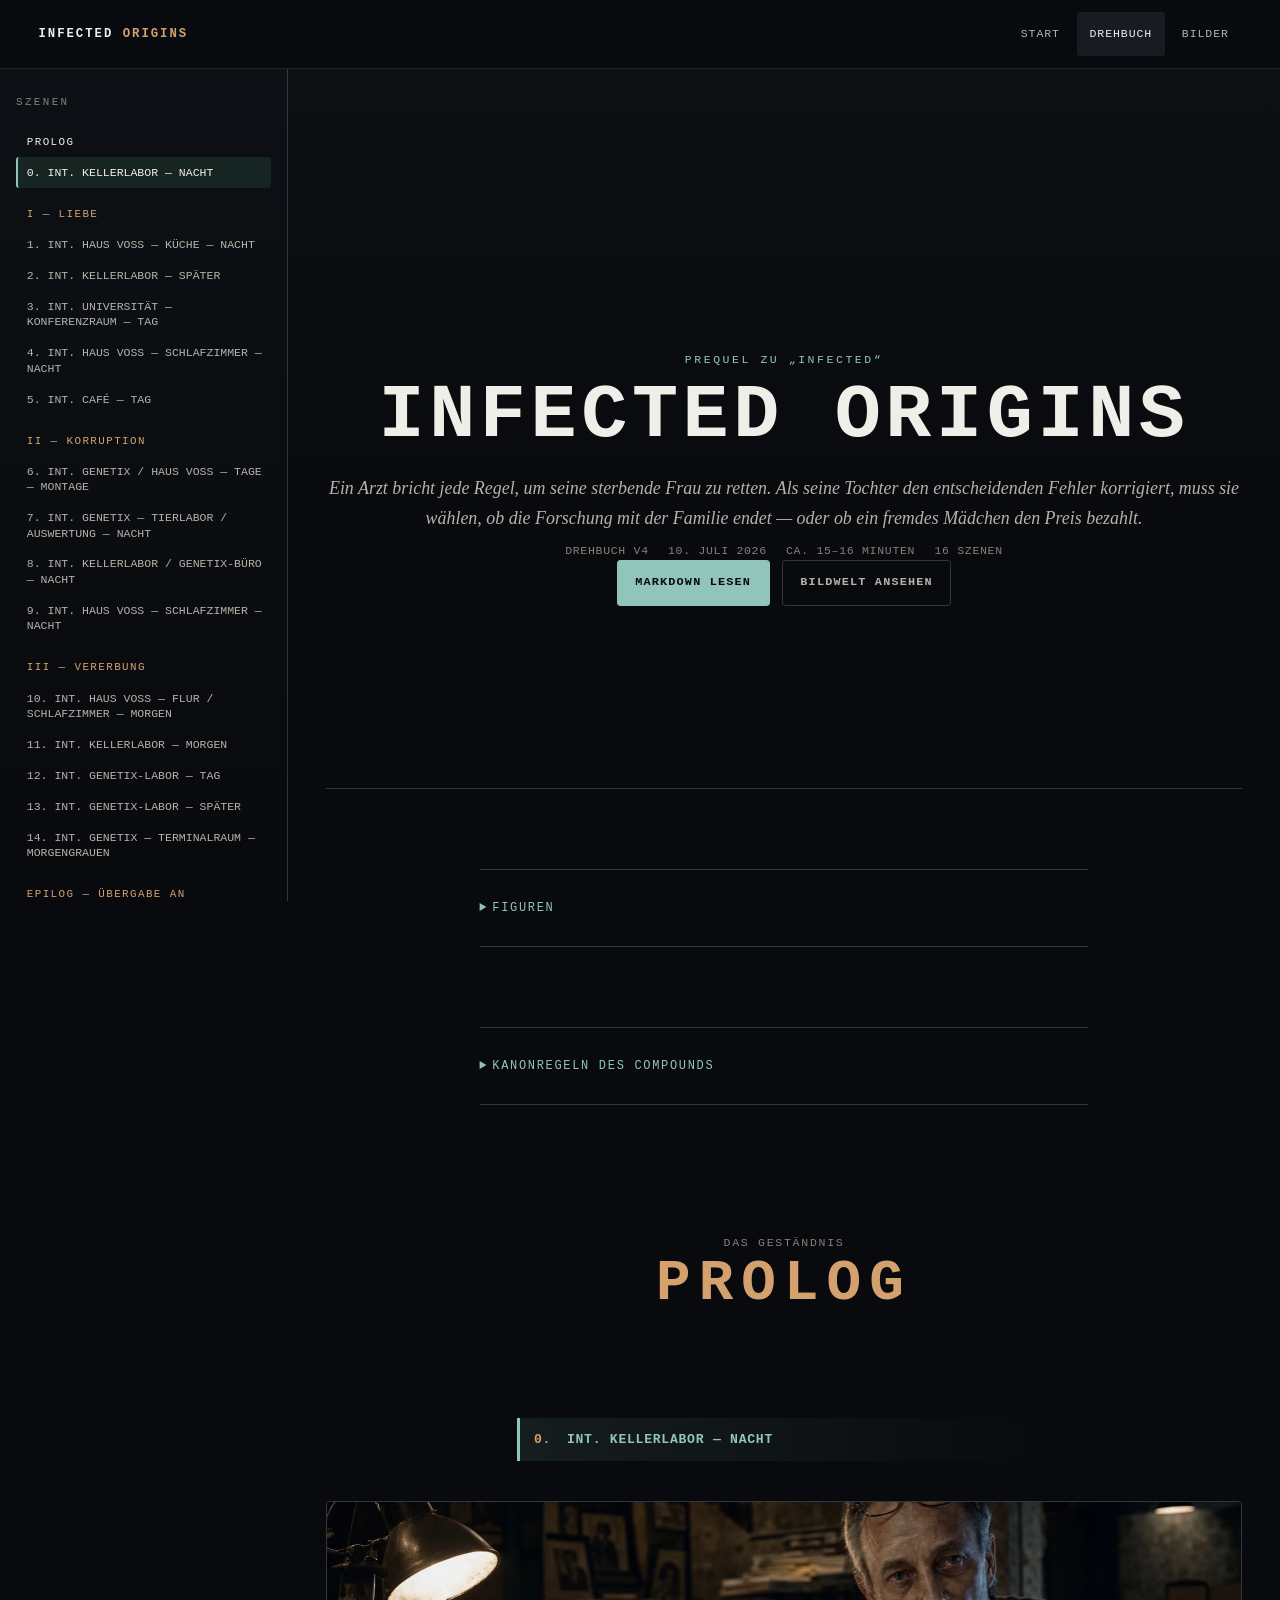
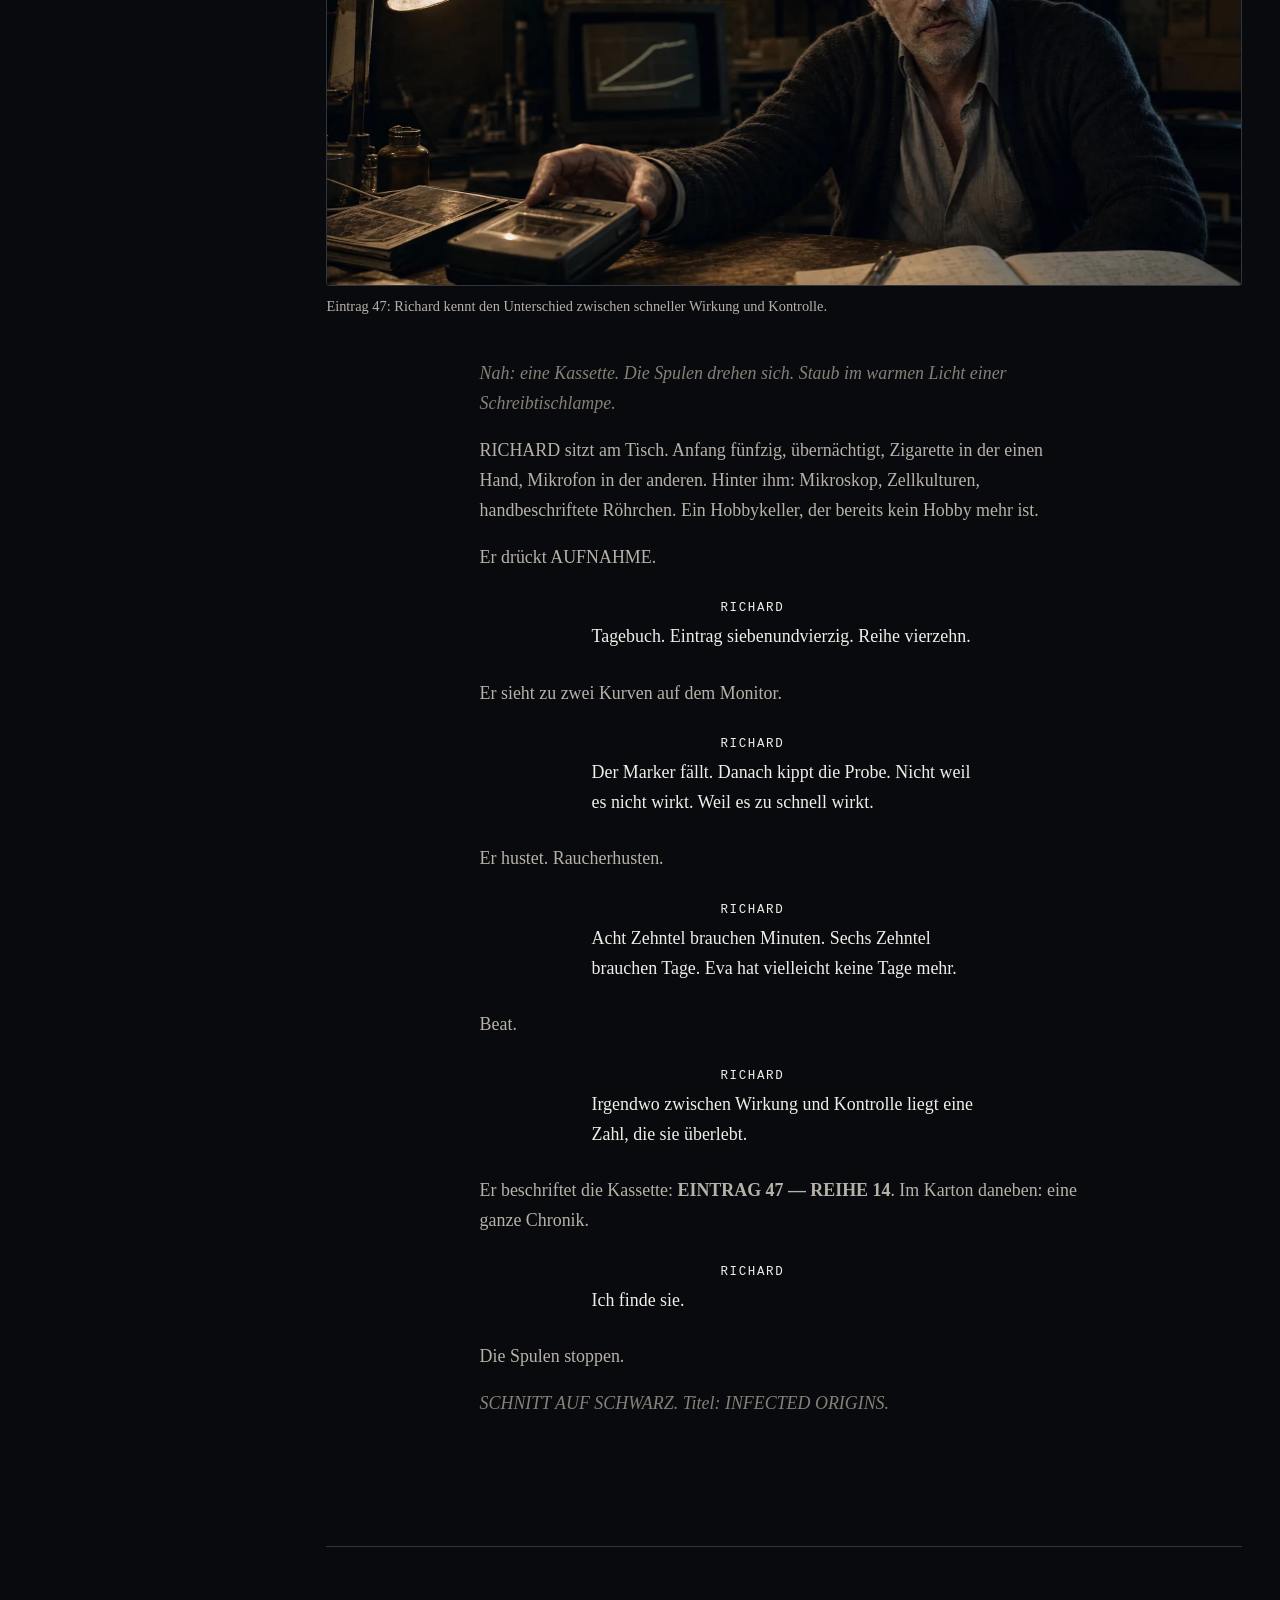
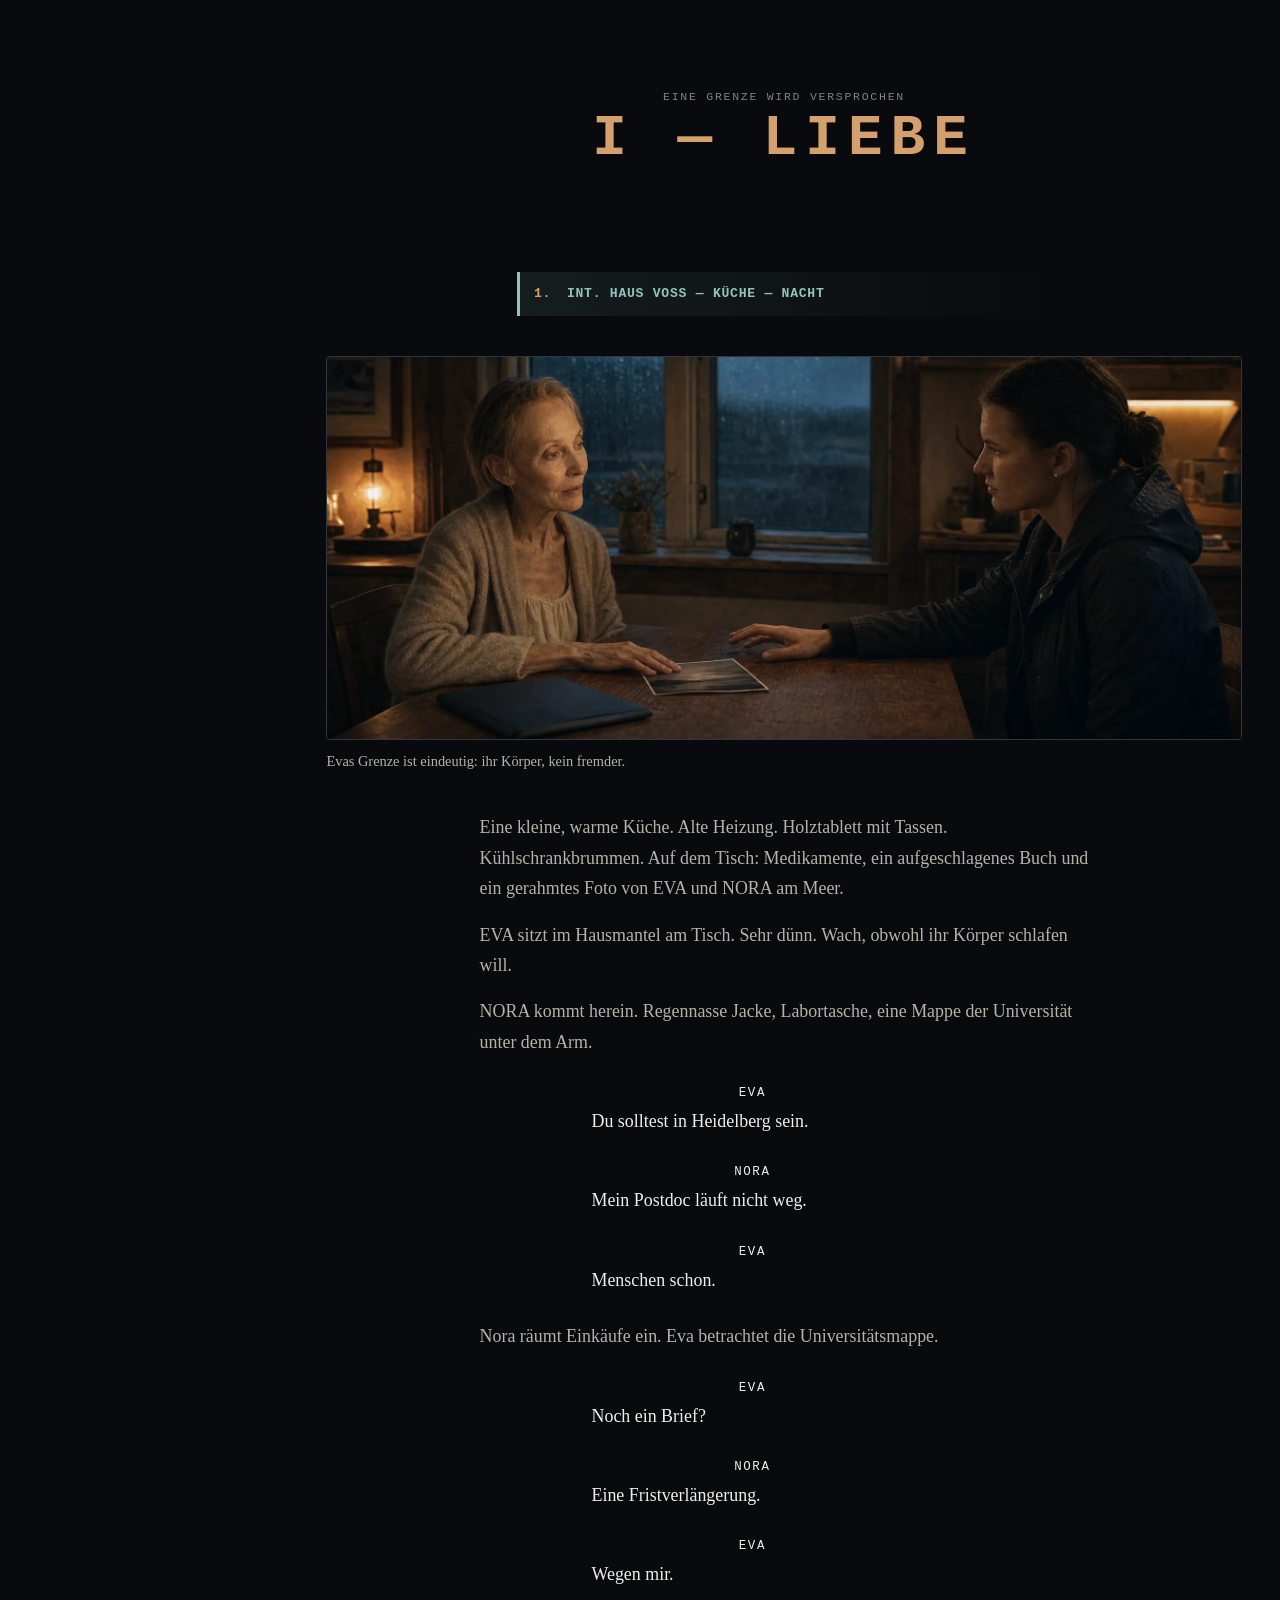
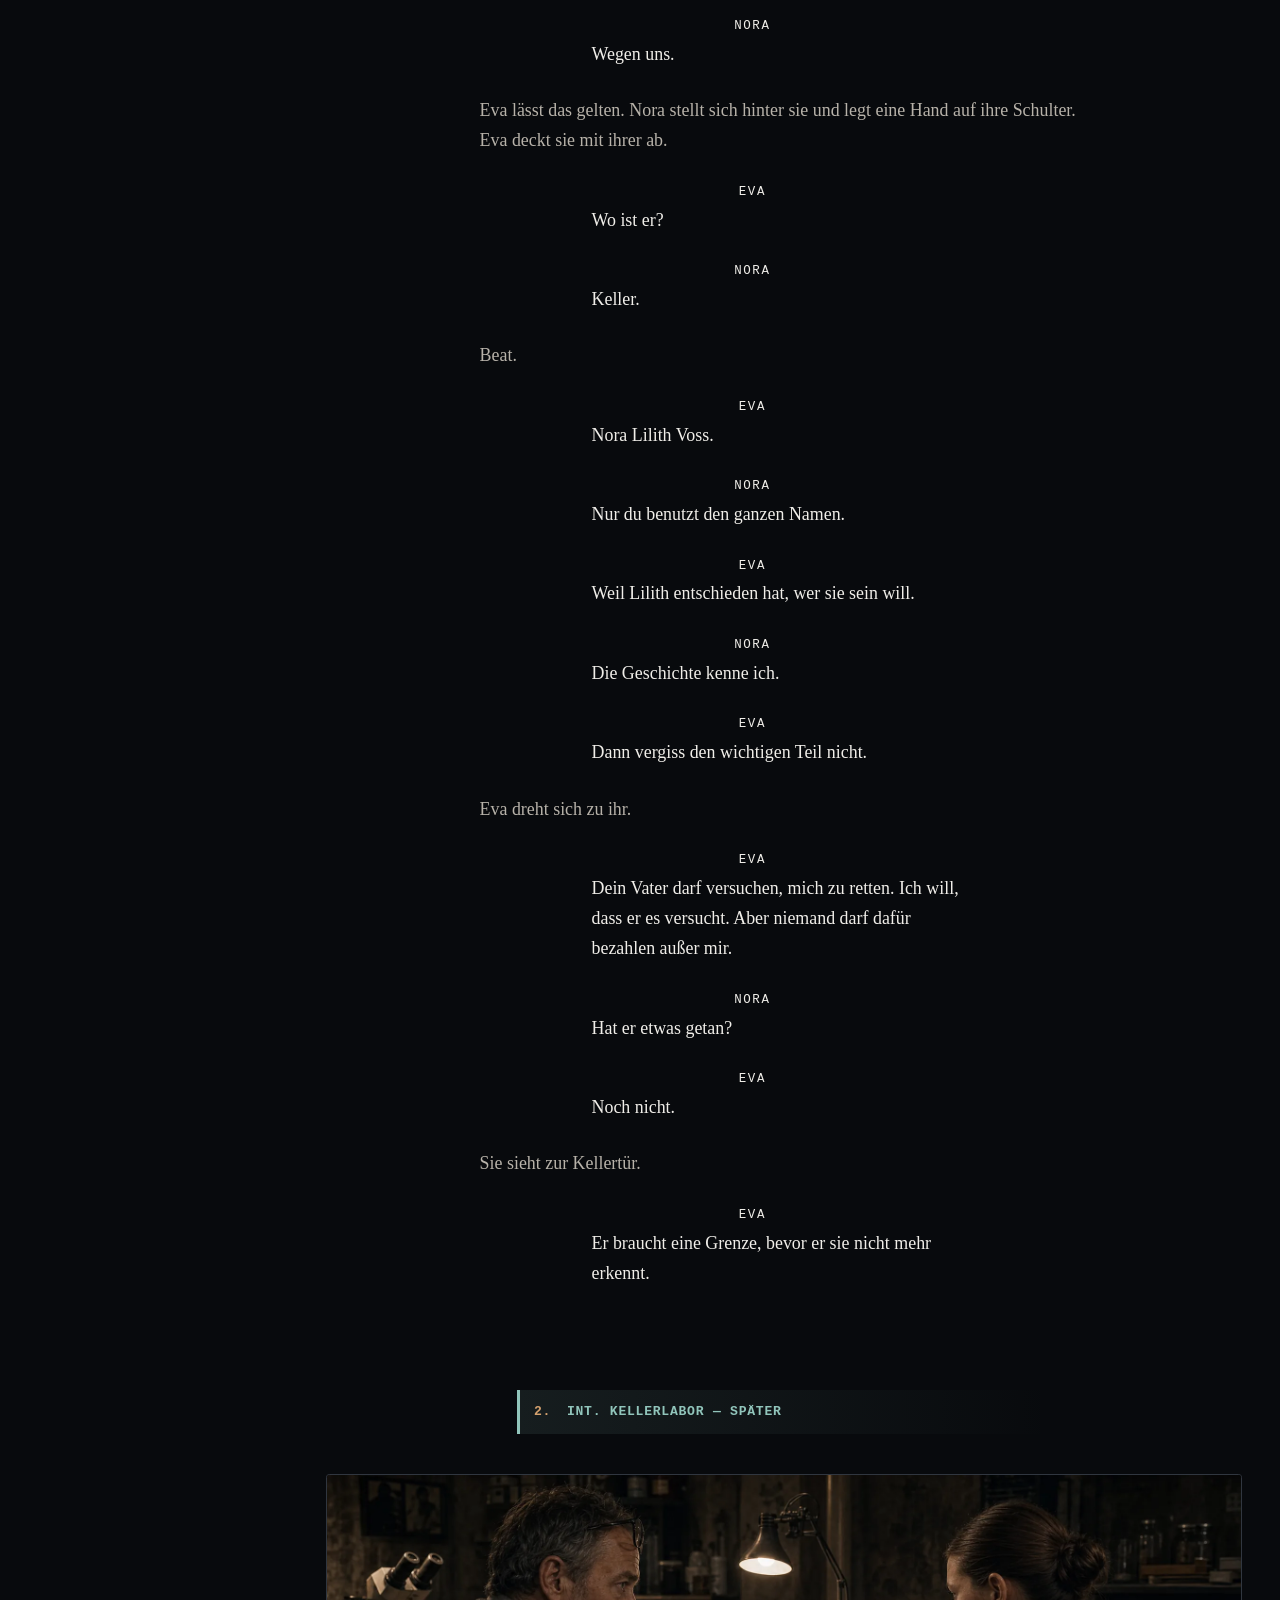
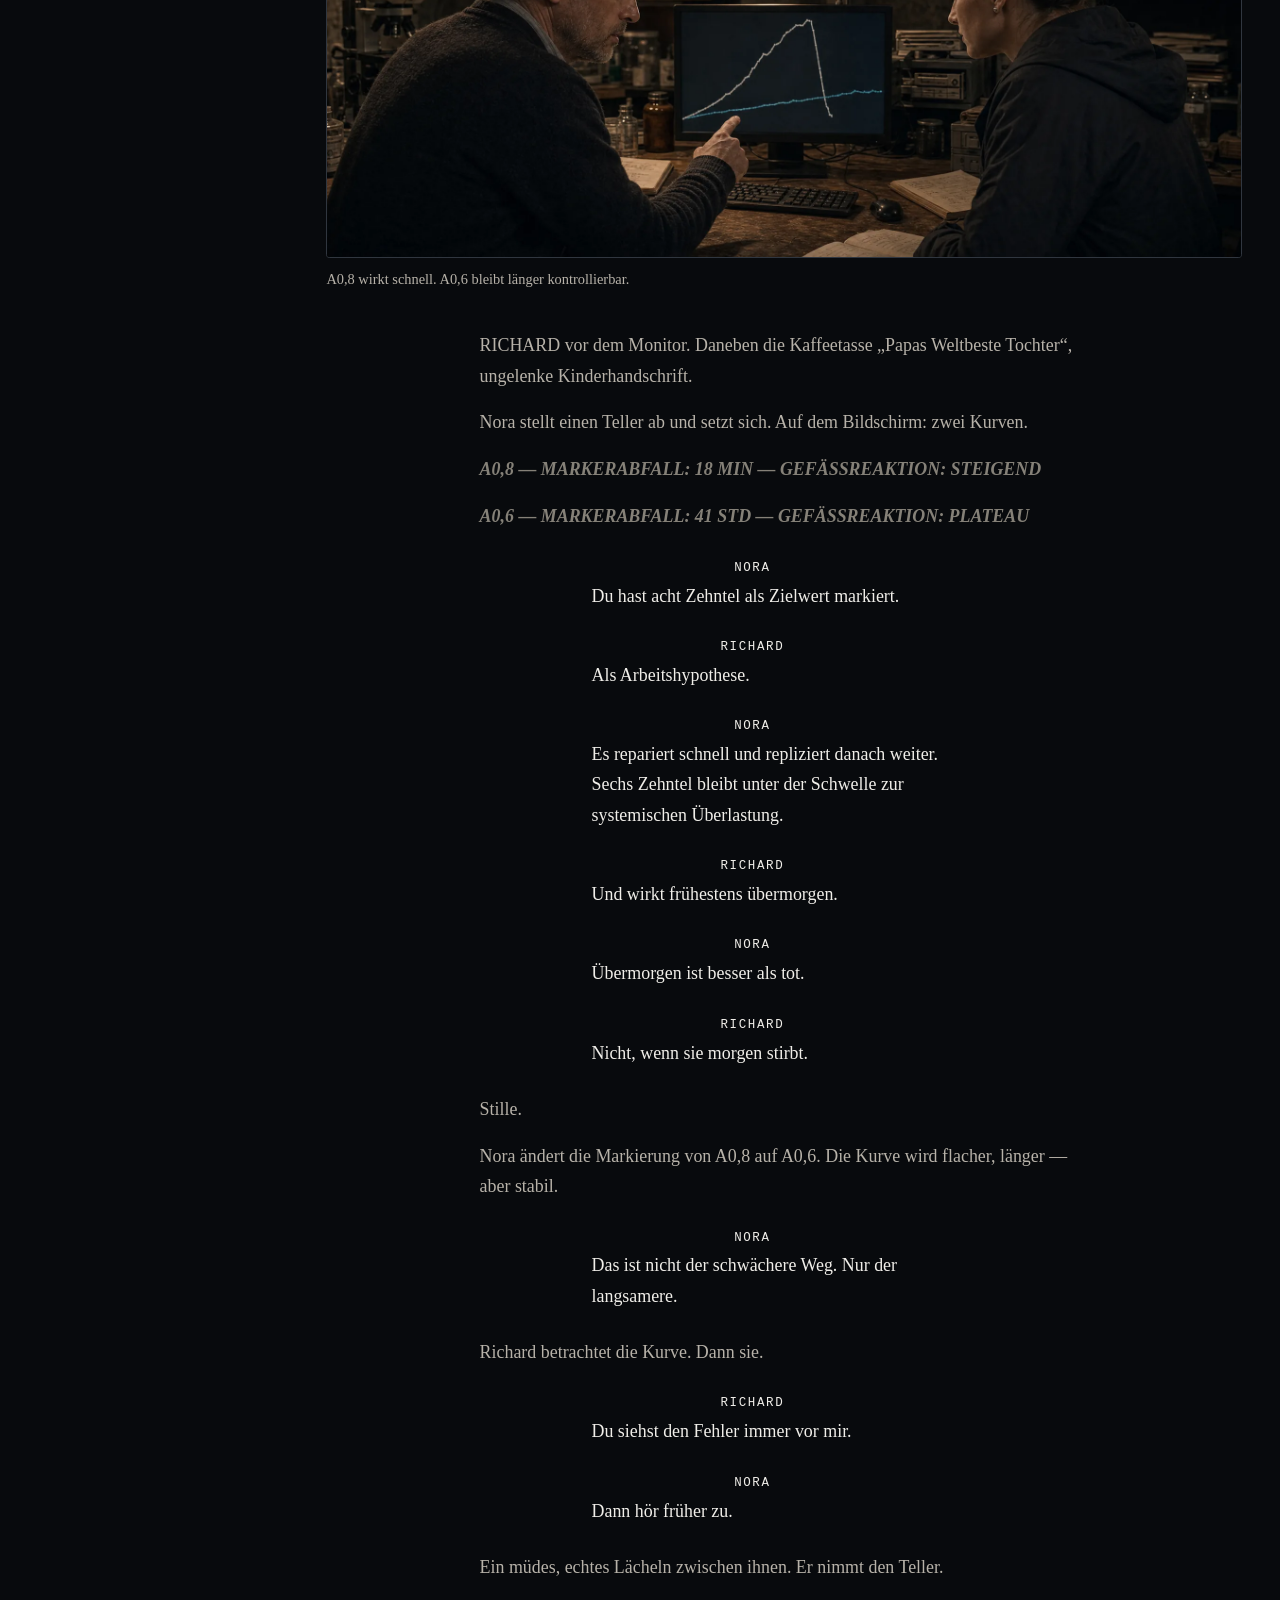
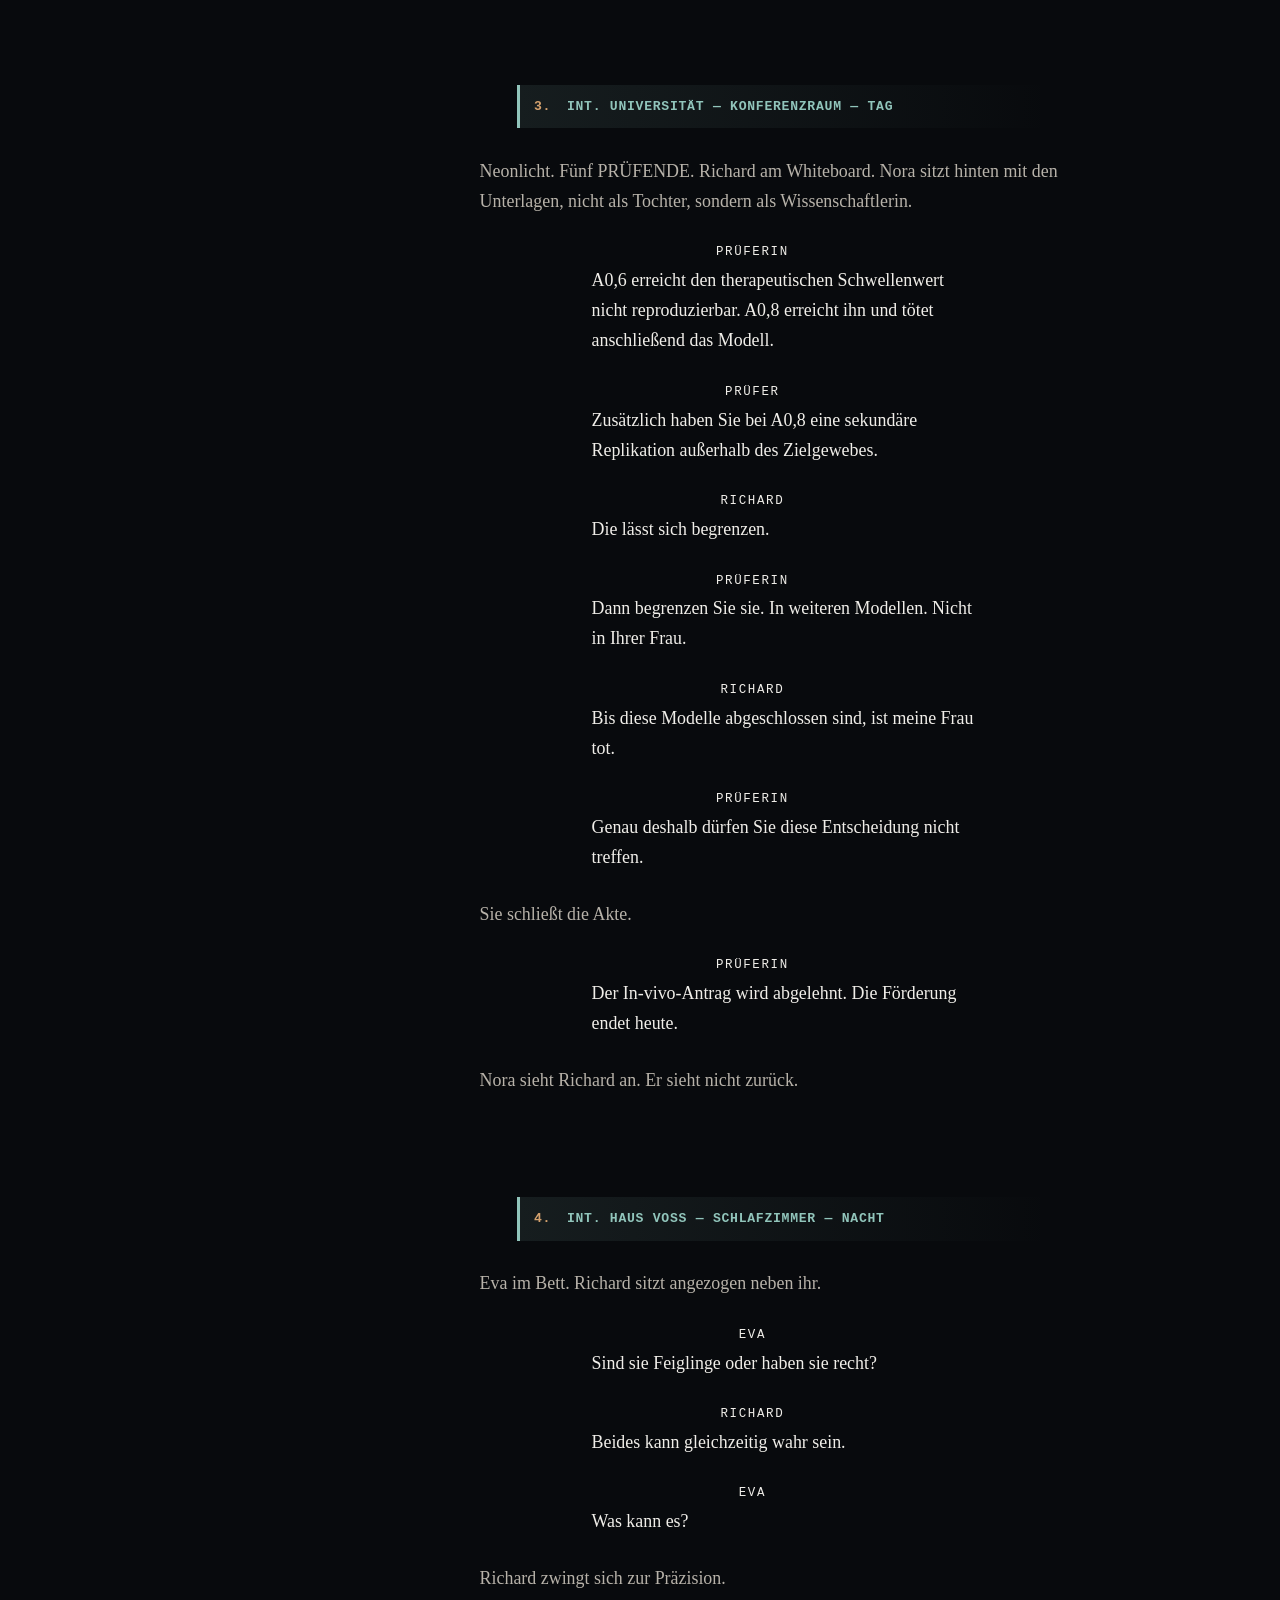
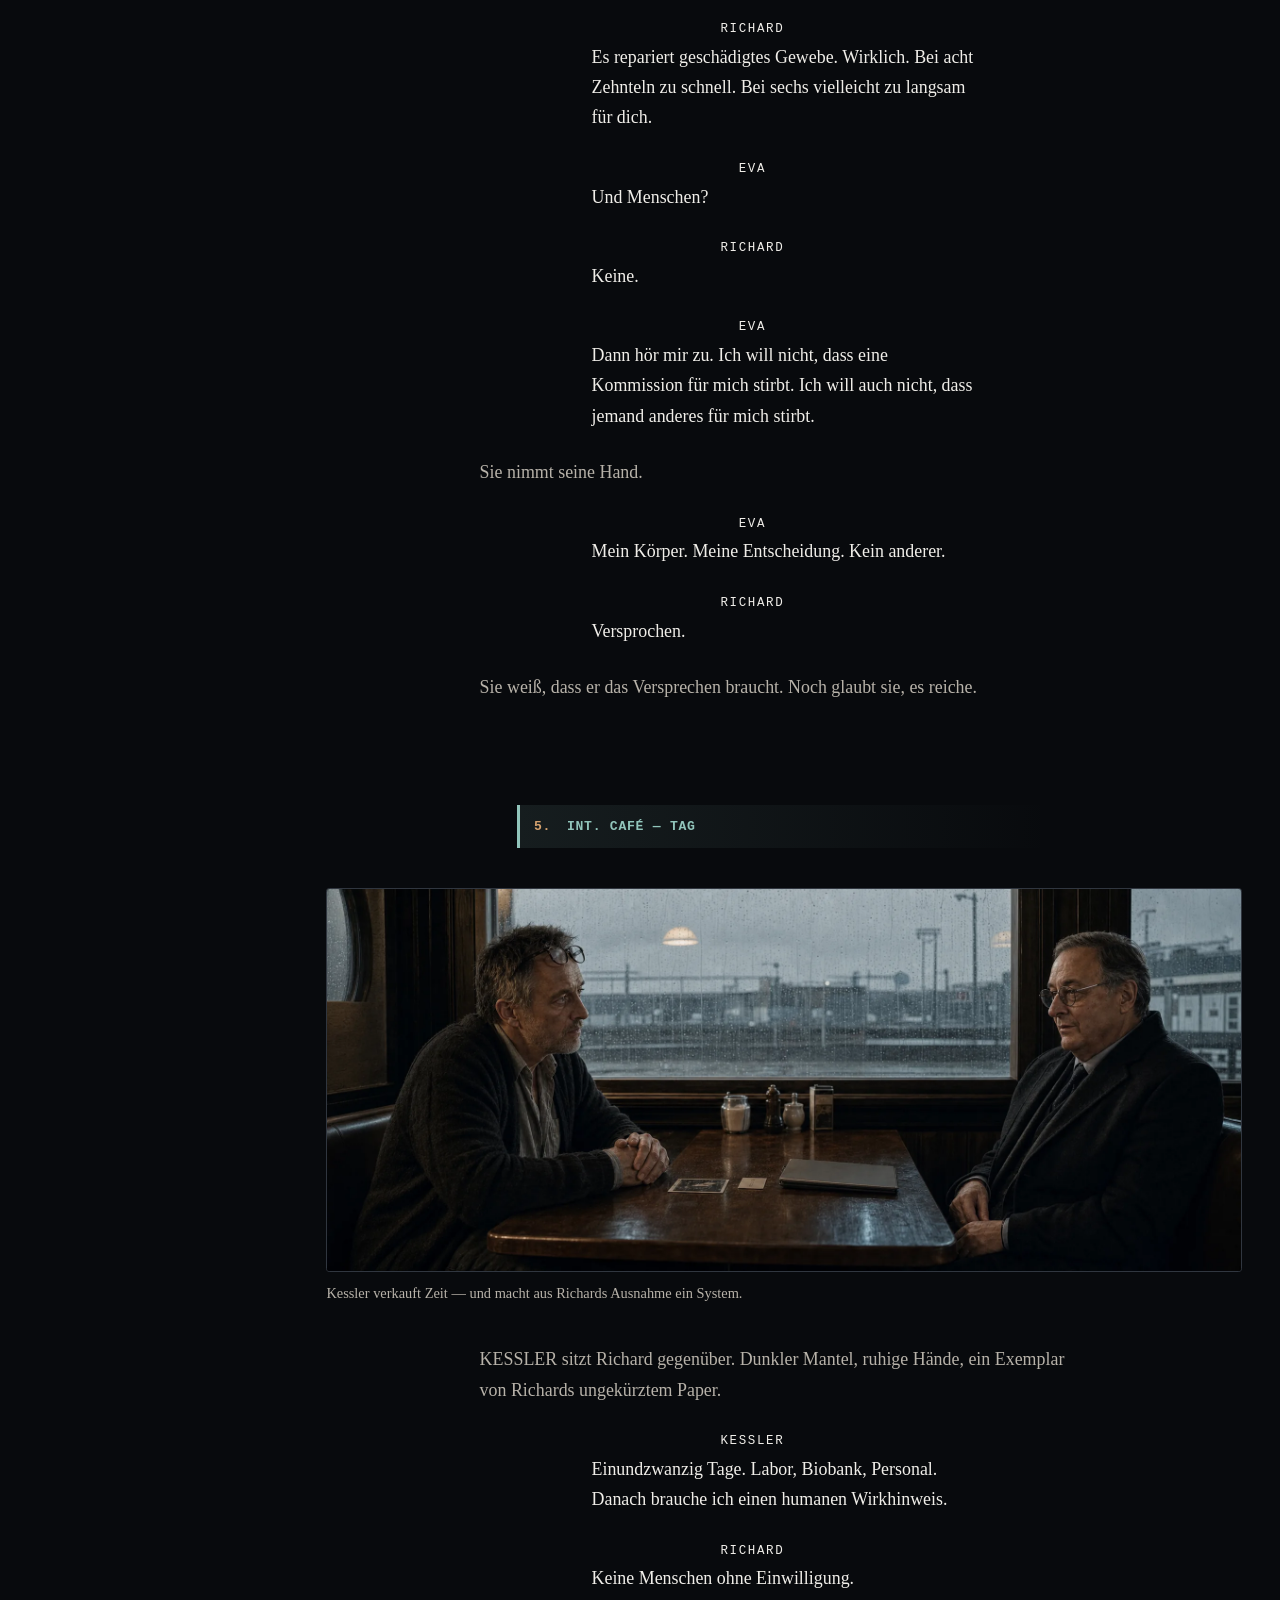
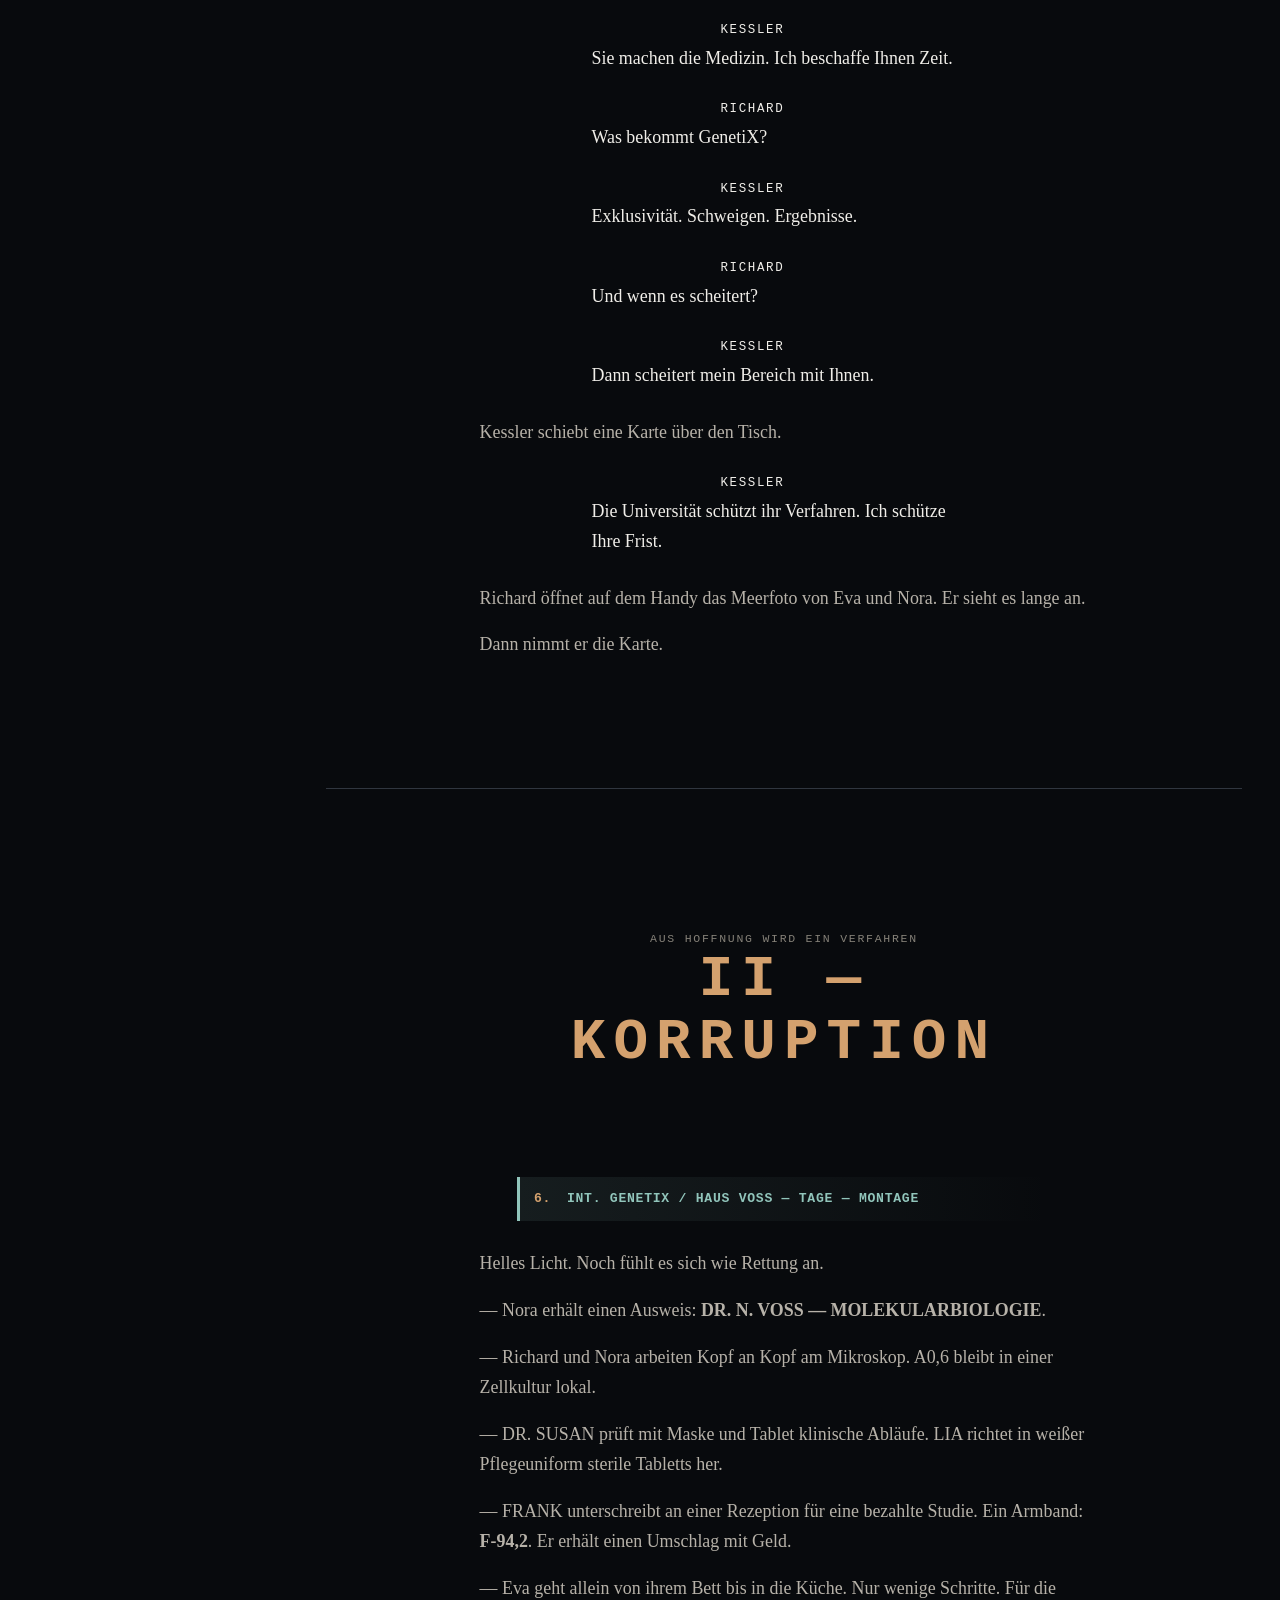
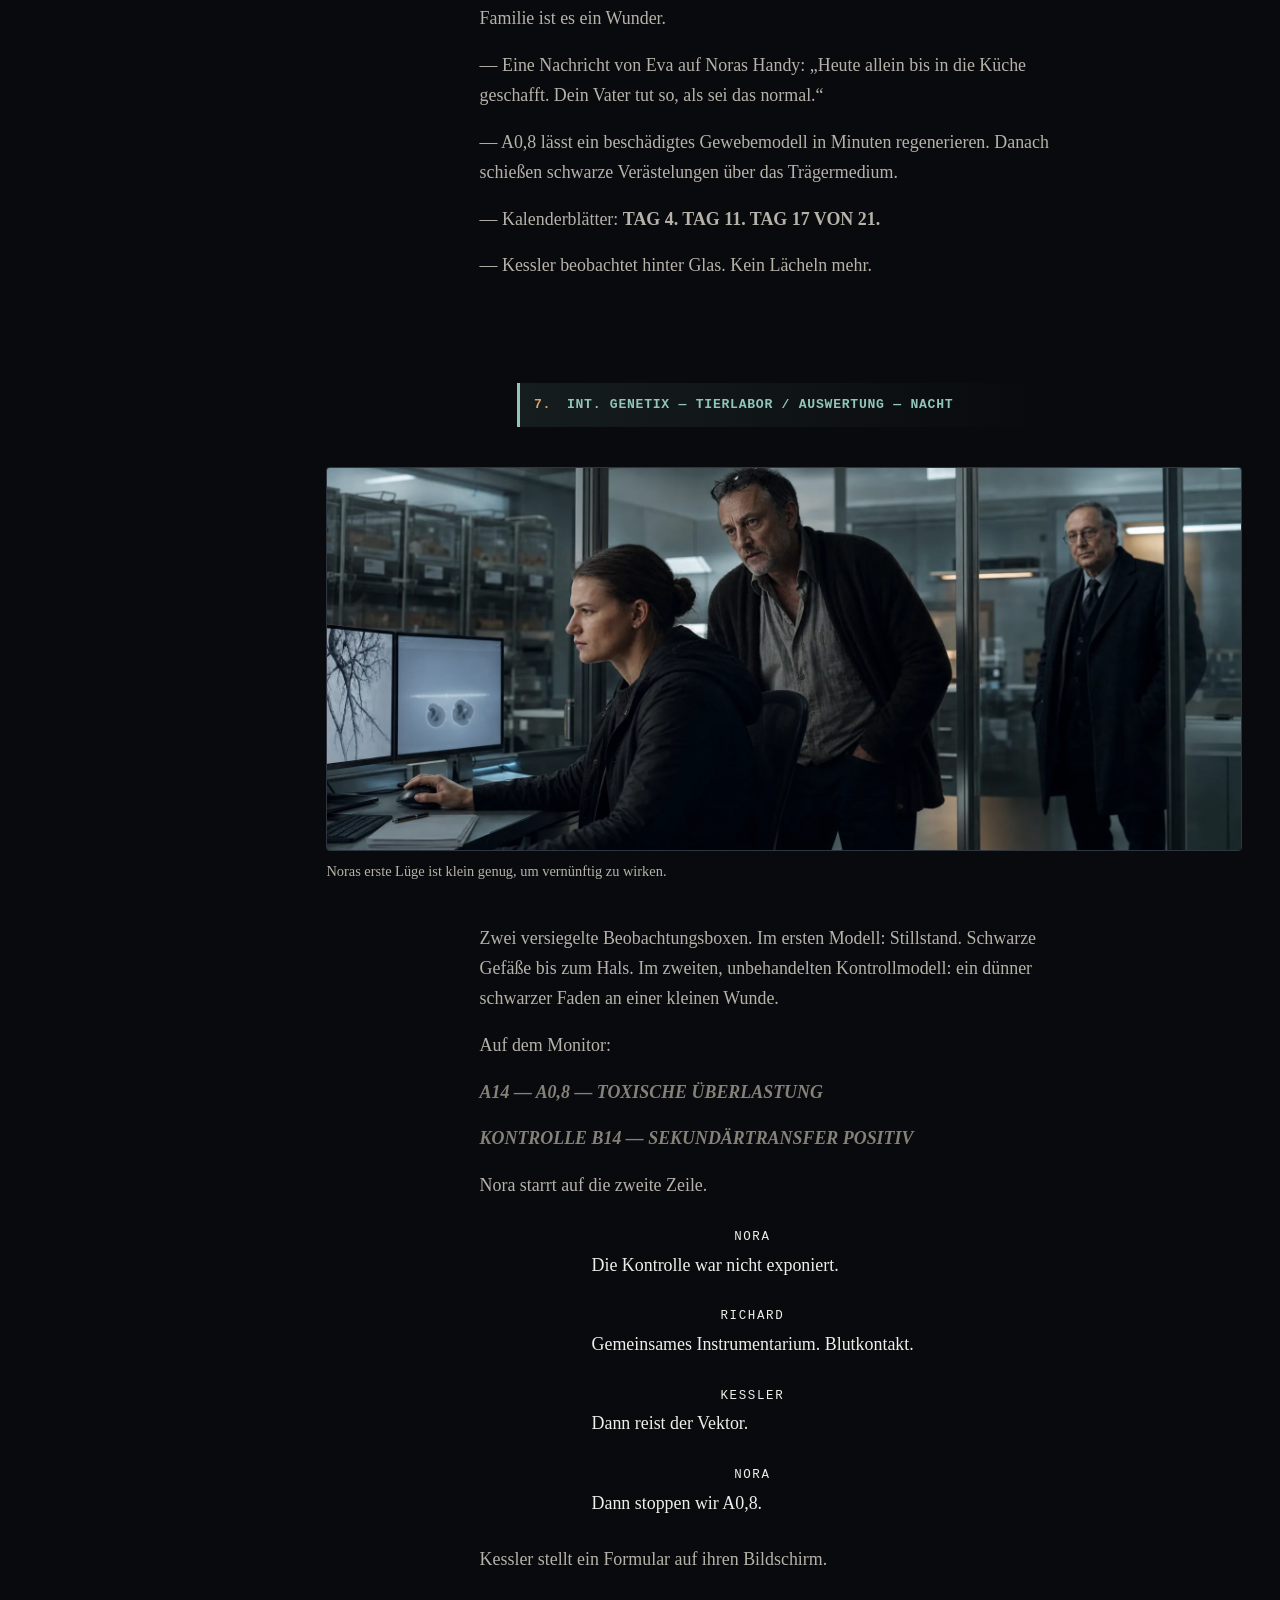
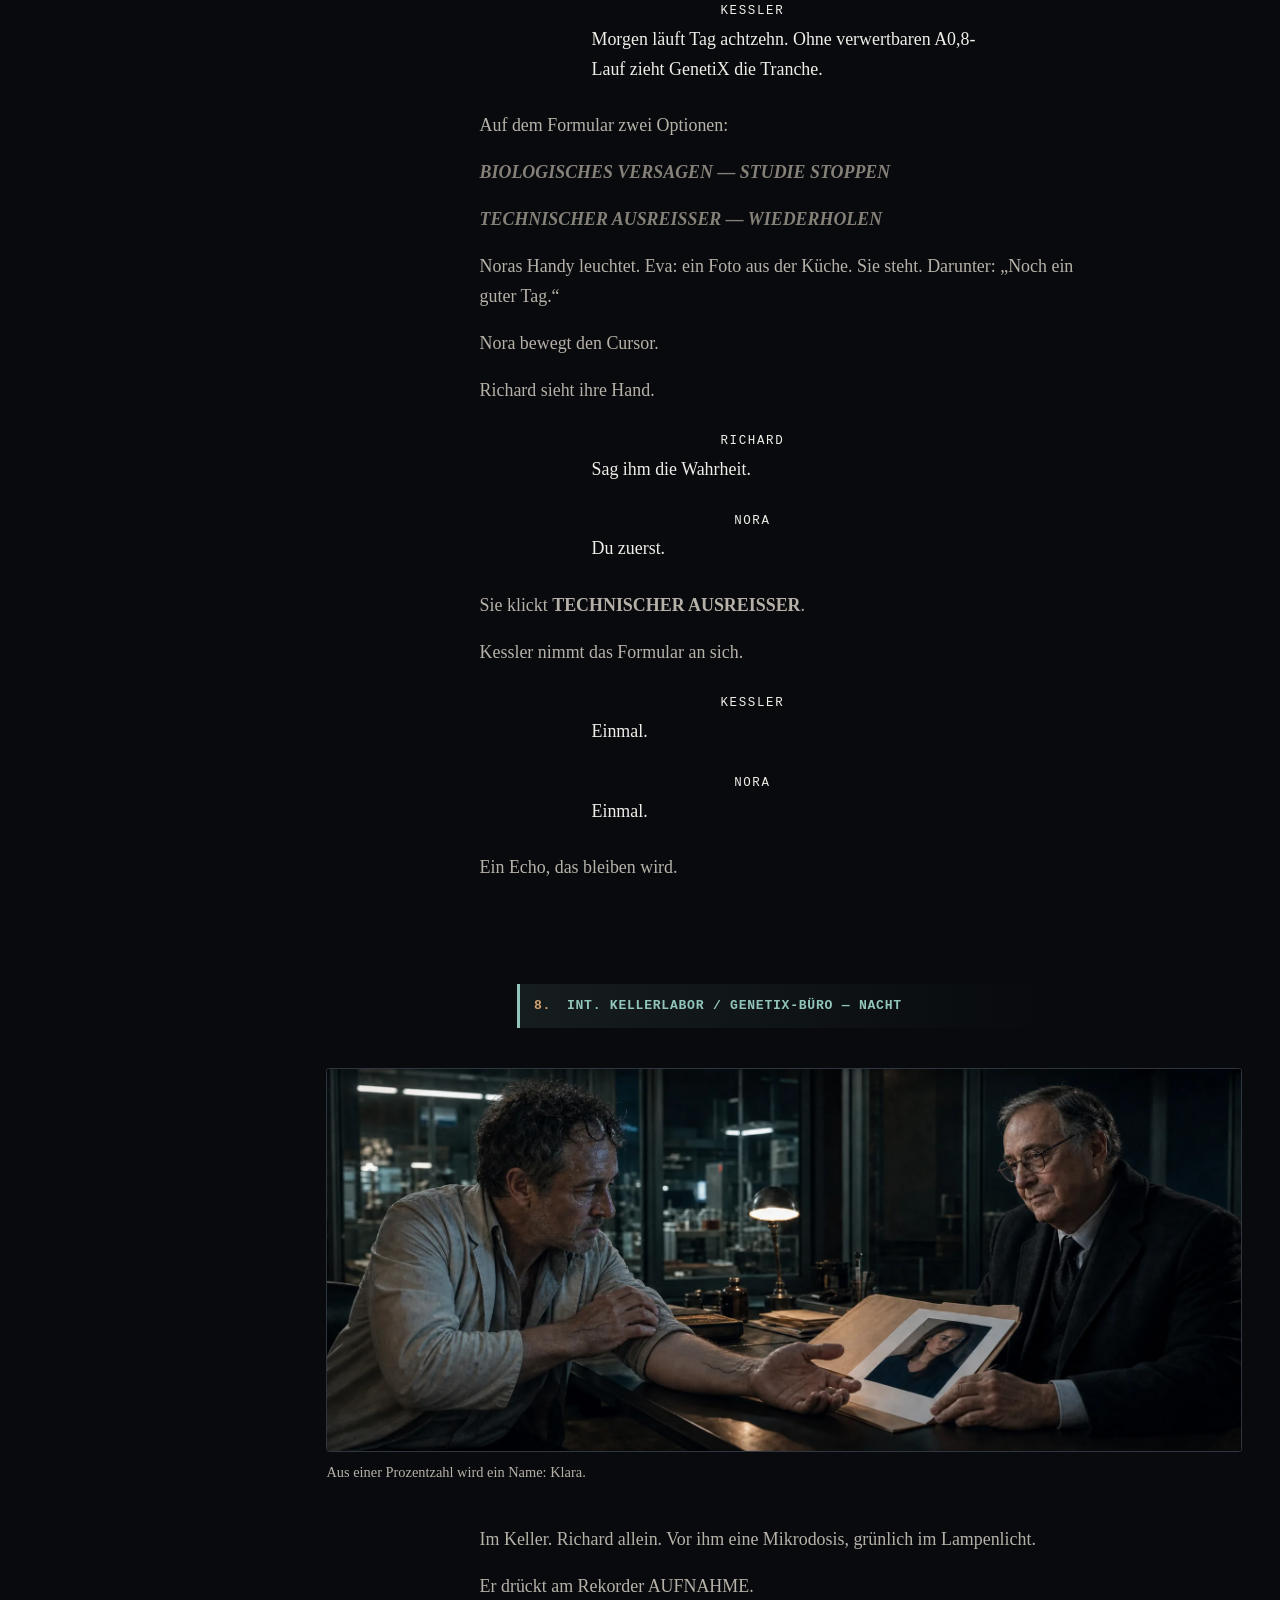
<file: screenplay/infected-origins-v4.html>
<!doctype html>
<html lang="de">
<head>
  <meta charset="utf-8">
  <meta name="viewport" content="width=device-width, initial-scale=1">
  <meta name="description" content="INFECTED ORIGINS — Drehbuch v4. Ein vollständig überarbeitetes Prequel zu INFECTED.">
  <meta name="theme-color" content="#080a0d">
  <title>INFECTED ORIGINS — Drehbuch v4</title>
  <link rel="stylesheet" href="../assets/site/origins-v4.css">
  <script src="../assets/site/origins-v4.js" defer></script>
</head>
<body>
  <a class="skip-link" href="#screenplay-content">Direkt zum Drehbuch</a>

  <header class="site-header">
    <div class="site-header__inner">
      <a class="site-brand" href="../index.html">Infected <span>Origins</span></a>
      <nav class="site-nav" aria-label="Hauptnavigation">
        <ul>
          <li><a href="../index.html">Start</a></li>
          <li><a href="infected-origins-v4.html" aria-current="page">Drehbuch</a></li>
          <li><a href="../bilder.html">Bilder</a></li>
        </ul>
      </nav>
    </div>
  </header>

  <progress class="reading-progress" data-reading-progress max="100" value="0"><span class="visually-hidden">Lesefortschritt</span></progress>

  <div class="reader-layout">
    <aside class="scene-nav" id="scene-navigation" data-scene-nav aria-label="Szenennavigation">
      <h2 class="scene-nav__title" data-scene-nav-title>Szenen</h2>
      <ol><li>
  <a class="act" href="#prolog" data-act-link>Prolog</a>
  <ol><li><a href="#scene-00" data-scene-link>0. INT. KELLERLABOR — NACHT</a></li></ol>
</li>
<li>
  <a class="act" href="#act-1" data-act-link>I — Liebe</a>
  <ol><li><a href="#scene-01" data-scene-link>1. INT. HAUS VOSS — KÜCHE — NACHT</a></li>
<li><a href="#scene-02" data-scene-link>2. INT. KELLERLABOR — SPÄTER</a></li>
<li><a href="#scene-03" data-scene-link>3. INT. UNIVERSITÄT — KONFERENZRAUM — TAG</a></li>
<li><a href="#scene-04" data-scene-link>4. INT. HAUS VOSS — SCHLAFZIMMER — NACHT</a></li>
<li><a href="#scene-05" data-scene-link>5. INT. CAFÉ — TAG</a></li></ol>
</li>
<li>
  <a class="act" href="#act-2" data-act-link>II — Korruption</a>
  <ol><li><a href="#scene-06" data-scene-link>6. INT. GENETIX / HAUS VOSS — TAGE — MONTAGE</a></li>
<li><a href="#scene-07" data-scene-link>7. INT. GENETIX — TIERLABOR / AUSWERTUNG — NACHT</a></li>
<li><a href="#scene-08" data-scene-link>8. INT. KELLERLABOR / GENETIX-BÜRO — NACHT</a></li>
<li><a href="#scene-09" data-scene-link>9. INT. HAUS VOSS — SCHLAFZIMMER — NACHT</a></li></ol>
</li>
<li>
  <a class="act" href="#act-3" data-act-link>III — Vererbung</a>
  <ol><li><a href="#scene-10" data-scene-link>10. INT. HAUS VOSS — FLUR / SCHLAFZIMMER — MORGEN</a></li>
<li><a href="#scene-11" data-scene-link>11. INT. KELLERLABOR — MORGEN</a></li>
<li><a href="#scene-12" data-scene-link>12. INT. GENETIX-LABOR — TAG</a></li>
<li><a href="#scene-13" data-scene-link>13. INT. GENETIX-LABOR — SPÄTER</a></li>
<li><a href="#scene-14" data-scene-link>14. INT. GENETIX — TERMINALRAUM — MORGENGRAUEN</a></li></ol>
</li>
<li>
  <a class="act" href="#epilogue" data-act-link>Epilog — Übergabe an „INFECTED“</a>
  <ol><li><a href="#scene-15" data-scene-link>15. INT. GENETIX / EXT. KLARAS STRASSE — NÄCHSTE NACHT</a></li></ol>
</li></ol>
    </aside>
    <button class="scene-nav-scrim" data-scene-nav-scrim aria-label="Szenennavigation schließen"></button>
    <button class="scene-nav-toggle" data-scene-nav-toggle data-label-open="Szenen öffnen" data-label-close="Szenen schließen">Szenen</button>

    <main class="screenplay-main" id="screenplay-content" data-drawer-inert>
      <div class="screenplay-wrap">
        <section class="screenplay-cover" aria-labelledby="screenplay-title">
          <p class="kicker">Prequel zu „INFECTED“</p>
          <h1 id="screenplay-title">INFECTED ORIGINS</h1>
          <p class="screenplay-cover__subtitle">Ein Arzt bricht jede Regel, um seine sterbende Frau zu retten. Als seine Tochter den entscheidenden Fehler korrigiert, muss sie wählen, ob die Forschung mit der Familie endet — oder ob ein fremdes Mädchen den Preis bezahlt.</p>
          <div class="screenplay-meta">
            <span>Drehbuch v4</span><span>10. Juli 2026</span><span>ca. 15–16 Minuten</span><span>16 Szenen</span>
          </div>
          <div class="screenplay-actions">
            <a class="btn" href="infected-origins-v4.md">Markdown lesen</a>
            <a class="btn ghost" href="../bilder.html">Bildwelt ansehen</a>
          </div>
        </section>

        <details class="dramatis-personae">
  <summary>Figuren</summary>
  <ul>
    <li><strong>DR. RICHARD VOSS</strong> — 52. Arzt und Zellforscher. Liebender Vater, schlechter Ehemann, brillanter Rationalisierer. Seine Verzweiflung öffnet die Tür; sein Stolz hält sie offen.</li>
<li><strong>DR. NORA VOSS</strong> — 28. Molekularbiologin. Hat ihre Postdoc-Stelle pausiert, um Eva zu pflegen und Richard im Kellerlabor zu helfen. Ihr zweiter Vorname ist Lilith.</li>
<li><strong>EVA VOSS</strong> — 53. Richards Frau, Noras Mutter. Metastasiertes Pankreaskarzinom. Sie will leben, aber nicht auf Kosten eines fremden Körpers.</li>
<li><strong>KESSLER</strong> — 61. Bereichsleiter bei GenetiX. Freundlich, präzise, austauschbar. Verkauft Zeit und beschafft Menschen.</li>
<li><strong>DR. SUSAN</strong> — Klinische Leiterin bei GenetiX. Kittel, Maske, Tablet. Sie folgt Ergebnissen, nicht Grenzen.</li>
<li><strong>LIA</strong> — Krankenschwester bei GenetiX. Glaubt zunächst, an einer riskanten, aber freiwilligen Krebsstudie mitzuwirken.</li>
<li><strong>KLARA</strong> — 18. Ein illegal ausgewertetes Genprofil aus einer archivierten Spender-Screeningprobe weist 98,7 Prozent VX-Kompatibilität auf. Ihre Familie hat eine Studienanfrage abgelehnt und weiß nichts von der heimlichen Sequenzierung.</li>
<li><strong>FRANK</strong> — Erwachsener Teilnehmer einer bezahlten Studie. 94,2 Prozent kompatibel. Als er aussteigen will, lässt GenetiX ihn nicht mehr gehen.</li>
<li><strong>SICHERHEIT</strong> — schwarze taktische Kleidung, Funk, keine sichtbaren Abzeichen.</li>
  </ul>
</details>
        <details class="dramatis-personae">
  <summary>Kanonregeln des Compounds</summary>
  <ol>
    <li><strong>Compound-VX</strong> ist ein replizierender Genvektor. Er zwingt geschädigte Zellen zur Reparatur und senkt Evas Tumormarker tatsächlich.</li>
<li><strong>Aktivitätsfaktor A0,8</strong> wirkt innerhalb von Minuten, repliziert aber zu schnell. Die Gefäßreaktion läuft systemisch und ist dosisabhängig tödlich.</li>
<li><strong>Aktivitätsfaktor A0,6</strong> beginnt nach ungefähr einer Stunde lokal zu integrieren und wird erst über Stunden systemisch. Ein therapeutischer Markerfall zeigt sich nach ungefähr 41 Stunden. Der Wirt bleibt länger stabil; „kontrolliert“ bedeutet ausdrücklich nicht „sicher“.</li>
<li><strong>Schwarze Fäden</strong> zeigen aktive Integration. Lokal und langsam bedeutet kontrolliert. Schnelles Wandern über Gelenke oder zum Hals bedeutet toxische Überlastung.</li>
<li>Nach Anpassung an einen lebenden Wirt kann VX über <strong>Blut oder Speichel an Schleimhaut beziehungsweise offene Wunden</strong> übertragen werden. Luft und intakte Haut übertragen nicht.</li>
<li>Es gibt kein Gegenmittel. Vor systemischer Integration kann nur die weitere Dosierung abgebrochen werden.</li>
  </ol>
</details>

        <article class="screenplay" data-screenplay>
          <section class="act-block" id="prolog" aria-labelledby="prolog-title">
  <header class="act-divider">
    <p>Das Geständnis</p>
    <h2 id="prolog-title">Prolog</h2>
  </header>
  <section class="scene" id="scene-00" data-scene data-act="prolog" aria-labelledby="scene-00-title">
  <h3 class="slug" id="scene-00-title"><span class="scene__number">0.</span> INT. KELLERLABOR — NACHT</h3>
<figure class="scene-image">
  <a href="../bilder.html#still-scene-00-kassette" aria-label="Dieses Bild in der Galerie öffnen">
    <picture>
      <source srcset="../assets/v4/stills/scene-00-kassette.webp" type="image/webp">
      <img src="../assets/v4/stills/scene-00-kassette.png" width="1830" height="766" loading="eager" decoding="async" fetchpriority="high" alt="Richard zeichnet nachts im warmen Kellerlabor sein Geständnis auf; Kassette und zwei Kurven liegen zwischen ihm und der Kamera.">
    </picture>
  </a>
  <figcaption>Eintrag 47: Richard kennt den Unterschied zwischen schneller Wirkung und Kontrolle.</figcaption>
</figure>
  <p class="dir em">Nah: eine Kassette. Die Spulen drehen sich. Staub im warmen Licht einer Schreibtischlampe.</p>
<p class="dir">RICHARD sitzt am Tisch. Anfang fünfzig, übernächtigt, Zigarette in der einen Hand, Mikrofon in der anderen. Hinter ihm: Mikroskop, Zellkulturen, handbeschriftete Röhrchen. Ein Hobbykeller, der bereits kein Hobby mehr ist.</p>
<p class="dir">Er drückt AUFNAHME.</p>
<div class="dialogue"><p class="cue">RICHARD</p>
<p class="line">Tagebuch. Eintrag siebenundvierzig. Reihe vierzehn.</p>
</div>
<p class="dir">Er sieht zu zwei Kurven auf dem Monitor.</p>
<div class="dialogue"><p class="cue">RICHARD</p>
<p class="line">Der Marker fällt. Danach kippt die Probe. Nicht weil es nicht wirkt. Weil es zu schnell wirkt.</p>
</div>
<p class="dir">Er hustet. Raucherhusten.</p>
<div class="dialogue"><p class="cue">RICHARD</p>
<p class="line">Acht Zehntel brauchen Minuten. Sechs Zehntel brauchen Tage. Eva hat vielleicht keine Tage mehr.</p>
</div>
<p class="dir">Beat.</p>
<div class="dialogue"><p class="cue">RICHARD</p>
<p class="line">Irgendwo zwischen Wirkung und Kontrolle liegt eine Zahl, die sie überlebt.</p>
</div>
<p class="dir">Er beschriftet die Kassette: <strong>EINTRAG 47 — REIHE 14</strong>. Im Karton daneben: eine ganze Chronik.</p>
<div class="dialogue"><p class="cue">RICHARD</p>
<p class="line">Ich finde sie.</p>
</div>
<p class="dir">Die Spulen stoppen.</p>
<p class="dir em">SCHNITT AUF SCHWARZ. Titel: INFECTED ORIGINS.</p>
</section>
</section><section class="act-block" id="act-1" aria-labelledby="act-1-title">
  <header class="act-divider">
    <p>Eine Grenze wird versprochen</p>
    <h2 id="act-1-title">I — Liebe</h2>
  </header>
  <section class="scene" id="scene-01" data-scene data-act="act-1" aria-labelledby="scene-01-title">
  <h3 class="slug" id="scene-01-title"><span class="scene__number">1.</span> INT. HAUS VOSS — KÜCHE — NACHT</h3>
<figure class="scene-image">
  <a href="../bilder.html#still-scene-01-grenze" aria-label="Dieses Bild in der Galerie öffnen">
    <picture>
      <source srcset="../assets/v4/stills/scene-01-grenze.webp" type="image/webp">
      <img src="../assets/v4/stills/scene-01-grenze.png" width="1920" height="804" loading="lazy" decoding="async" alt="Eva und Nora sitzen einander in der warmen Küche gegenüber; zwischen ihren Händen liegt das alte Foto vom Meer.">
    </picture>
  </a>
  <figcaption>Evas Grenze ist eindeutig: ihr Körper, kein fremder.</figcaption>
</figure>
  <p class="dir">Eine kleine, warme Küche. Alte Heizung. Holztablett mit Tassen. Kühlschrankbrummen. Auf dem Tisch: Medikamente, ein aufgeschlagenes Buch und ein gerahmtes Foto von EVA und NORA am Meer.</p>
<p class="dir">EVA sitzt im Hausmantel am Tisch. Sehr dünn. Wach, obwohl ihr Körper schlafen will.</p>
<p class="dir">NORA kommt herein. Regennasse Jacke, Labortasche, eine Mappe der Universität unter dem Arm.</p>
<div class="dialogue"><p class="cue">EVA</p>
<p class="line">Du solltest in Heidelberg sein.</p>
</div>
<div class="dialogue"><p class="cue">NORA</p>
<p class="line">Mein Postdoc läuft nicht weg.</p>
</div>
<div class="dialogue"><p class="cue">EVA</p>
<p class="line">Menschen schon.</p>
</div>
<p class="dir">Nora räumt Einkäufe ein. Eva betrachtet die Universitätsmappe.</p>
<div class="dialogue"><p class="cue">EVA</p>
<p class="line">Noch ein Brief?</p>
</div>
<div class="dialogue"><p class="cue">NORA</p>
<p class="line">Eine Fristverlängerung.</p>
</div>
<div class="dialogue"><p class="cue">EVA</p>
<p class="line">Wegen mir.</p>
</div>
<div class="dialogue"><p class="cue">NORA</p>
<p class="line">Wegen uns.</p>
</div>
<p class="dir">Eva lässt das gelten. Nora stellt sich hinter sie und legt eine Hand auf ihre Schulter. Eva deckt sie mit ihrer ab.</p>
<div class="dialogue"><p class="cue">EVA</p>
<p class="line">Wo ist er?</p>
</div>
<div class="dialogue"><p class="cue">NORA</p>
<p class="line">Keller.</p>
</div>
<p class="dir">Beat.</p>
<div class="dialogue"><p class="cue">EVA</p>
<p class="line">Nora Lilith Voss.</p>
</div>
<div class="dialogue"><p class="cue">NORA</p>
<p class="line">Nur du benutzt den ganzen Namen.</p>
</div>
<div class="dialogue"><p class="cue">EVA</p>
<p class="line">Weil Lilith entschieden hat, wer sie sein will.</p>
</div>
<div class="dialogue"><p class="cue">NORA</p>
<p class="line">Die Geschichte kenne ich.</p>
</div>
<div class="dialogue"><p class="cue">EVA</p>
<p class="line">Dann vergiss den wichtigen Teil nicht.</p>
</div>
<p class="dir">Eva dreht sich zu ihr.</p>
<div class="dialogue"><p class="cue">EVA</p>
<p class="line">Dein Vater darf versuchen, mich zu retten. Ich will, dass er es versucht. Aber niemand darf dafür bezahlen außer mir.</p>
</div>
<div class="dialogue"><p class="cue">NORA</p>
<p class="line">Hat er etwas getan?</p>
</div>
<div class="dialogue"><p class="cue">EVA</p>
<p class="line">Noch nicht.</p>
</div>
<p class="dir">Sie sieht zur Kellertür.</p>
<div class="dialogue"><p class="cue">EVA</p>
<p class="line">Er braucht eine Grenze, bevor er sie nicht mehr erkennt.</p>
</div>
</section>
<section class="scene" id="scene-02" data-scene data-act="act-1" aria-labelledby="scene-02-title">
  <h3 class="slug" id="scene-02-title"><span class="scene__number">2.</span> INT. KELLERLABOR — SPÄTER</h3>
<figure class="scene-image">
  <a href="../bilder.html#still-scene-02-zwei-kurven" aria-label="Dieses Bild in der Galerie öffnen">
    <picture>
      <source srcset="../assets/v4/stills/scene-02-zwei-kurven.webp" type="image/webp">
      <img src="../assets/v4/stills/scene-02-zwei-kurven.png" width="1934" height="810" loading="lazy" decoding="async" alt="Richard und Nora betrachten im selben warmen Kellerlabor zwei gegensätzliche Kurven auf einem Monitor: schnell und toxisch, langsam und kontrolliert.">
    </picture>
  </a>
  <figcaption>A0,8 wirkt schnell. A0,6 bleibt länger kontrollierbar.</figcaption>
</figure>
  <p class="dir">RICHARD vor dem Monitor. Daneben die Kaffeetasse „Papas Weltbeste Tochter“, ungelenke Kinderhandschrift.</p>
<p class="dir">Nora stellt einen Teller ab und setzt sich. Auf dem Bildschirm: zwei Kurven.</p>
<p class="dir em"><strong>A0,8 — MARKERABFALL: 18 MIN — GEFÄSSREAKTION: STEIGEND</strong></p>
<p class="dir em"><strong>A0,6 — MARKERABFALL: 41 STD — GEFÄSSREAKTION: PLATEAU</strong></p>
<div class="dialogue"><p class="cue">NORA</p>
<p class="line">Du hast acht Zehntel als Zielwert markiert.</p>
</div>
<div class="dialogue"><p class="cue">RICHARD</p>
<p class="line">Als Arbeitshypothese.</p>
</div>
<div class="dialogue"><p class="cue">NORA</p>
<p class="line">Es repariert schnell und repliziert danach weiter. Sechs Zehntel bleibt unter der Schwelle zur systemischen Überlastung.</p>
</div>
<div class="dialogue"><p class="cue">RICHARD</p>
<p class="line">Und wirkt frühestens übermorgen.</p>
</div>
<div class="dialogue"><p class="cue">NORA</p>
<p class="line">Übermorgen ist besser als tot.</p>
</div>
<div class="dialogue"><p class="cue">RICHARD</p>
<p class="line">Nicht, wenn sie morgen stirbt.</p>
</div>
<p class="dir">Stille.</p>
<p class="dir">Nora ändert die Markierung von A0,8 auf A0,6. Die Kurve wird flacher, länger — aber stabil.</p>
<div class="dialogue"><p class="cue">NORA</p>
<p class="line">Das ist nicht der schwächere Weg. Nur der langsamere.</p>
</div>
<p class="dir">Richard betrachtet die Kurve. Dann sie.</p>
<div class="dialogue"><p class="cue">RICHARD</p>
<p class="line">Du siehst den Fehler immer vor mir.</p>
</div>
<div class="dialogue"><p class="cue">NORA</p>
<p class="line">Dann hör früher zu.</p>
</div>
<p class="dir">Ein müdes, echtes Lächeln zwischen ihnen. Er nimmt den Teller.</p>
</section>
<section class="scene" id="scene-03" data-scene data-act="act-1" aria-labelledby="scene-03-title">
  <h3 class="slug" id="scene-03-title"><span class="scene__number">3.</span> INT. UNIVERSITÄT — KONFERENZRAUM — TAG</h3>

  <p class="dir">Neonlicht. Fünf PRÜFENDE. Richard am Whiteboard. Nora sitzt hinten mit den Unterlagen, nicht als Tochter, sondern als Wissenschaftlerin.</p>
<div class="dialogue"><p class="cue">PRÜFERIN</p>
<p class="line">A0,6 erreicht den therapeutischen Schwellenwert nicht reproduzierbar. A0,8 erreicht ihn und tötet anschließend das Modell.</p>
</div>
<div class="dialogue"><p class="cue">PRÜFER</p>
<p class="line">Zusätzlich haben Sie bei A0,8 eine sekundäre Replikation außerhalb des Zielgewebes.</p>
</div>
<div class="dialogue"><p class="cue">RICHARD</p>
<p class="line">Die lässt sich begrenzen.</p>
</div>
<div class="dialogue"><p class="cue">PRÜFERIN</p>
<p class="line">Dann begrenzen Sie sie. In weiteren Modellen. Nicht in Ihrer Frau.</p>
</div>
<div class="dialogue"><p class="cue">RICHARD</p>
<p class="line">Bis diese Modelle abgeschlossen sind, ist meine Frau tot.</p>
</div>
<div class="dialogue"><p class="cue">PRÜFERIN</p>
<p class="line">Genau deshalb dürfen Sie diese Entscheidung nicht treffen.</p>
</div>
<p class="dir">Sie schließt die Akte.</p>
<div class="dialogue"><p class="cue">PRÜFERIN</p>
<p class="line">Der In-vivo-Antrag wird abgelehnt. Die Förderung endet heute.</p>
</div>
<p class="dir">Nora sieht Richard an. Er sieht nicht zurück.</p>
</section>
<section class="scene" id="scene-04" data-scene data-act="act-1" aria-labelledby="scene-04-title">
  <h3 class="slug" id="scene-04-title"><span class="scene__number">4.</span> INT. HAUS VOSS — SCHLAFZIMMER — NACHT</h3>

  <p class="dir">Eva im Bett. Richard sitzt angezogen neben ihr.</p>
<div class="dialogue"><p class="cue">EVA</p>
<p class="line">Sind sie Feiglinge oder haben sie recht?</p>
</div>
<div class="dialogue"><p class="cue">RICHARD</p>
<p class="line">Beides kann gleichzeitig wahr sein.</p>
</div>
<div class="dialogue"><p class="cue">EVA</p>
<p class="line">Was kann es?</p>
</div>
<p class="dir">Richard zwingt sich zur Präzision.</p>
<div class="dialogue"><p class="cue">RICHARD</p>
<p class="line">Es repariert geschädigtes Gewebe. Wirklich. Bei acht Zehnteln zu schnell. Bei sechs vielleicht zu langsam für dich.</p>
</div>
<div class="dialogue"><p class="cue">EVA</p>
<p class="line">Und Menschen?</p>
</div>
<div class="dialogue"><p class="cue">RICHARD</p>
<p class="line">Keine.</p>
</div>
<div class="dialogue"><p class="cue">EVA</p>
<p class="line">Dann hör mir zu. Ich will nicht, dass eine Kommission für mich stirbt. Ich will auch nicht, dass jemand anderes für mich stirbt.</p>
</div>
<p class="dir">Sie nimmt seine Hand.</p>
<div class="dialogue"><p class="cue">EVA</p>
<p class="line">Mein Körper. Meine Entscheidung. Kein anderer.</p>
</div>
<div class="dialogue"><p class="cue">RICHARD</p>
<p class="line">Versprochen.</p>
</div>
<p class="dir">Sie weiß, dass er das Versprechen braucht. Noch glaubt sie, es reiche.</p>
</section>
<section class="scene" id="scene-05" data-scene data-act="act-1" aria-labelledby="scene-05-title">
  <h3 class="slug" id="scene-05-title"><span class="scene__number">5.</span> INT. CAFÉ — TAG</h3>
<figure class="scene-image">
  <a href="../bilder.html#still-scene-05-pakt" aria-label="Dieses Bild in der Galerie öffnen">
    <picture>
      <source srcset="../assets/v4/stills/scene-05-pakt.webp" type="image/webp">
      <img src="../assets/v4/stills/scene-05-pakt.png" width="1936" height="810" loading="lazy" decoding="async" alt="Richard und Kessler sitzen sich tagsüber im verregneten Bahnhofscafé gegenüber; Karte, Akte und Evas Meerfoto liegen unberührt auf dem Tisch.">
    </picture>
  </a>
  <figcaption>Kessler verkauft Zeit — und macht aus Richards Ausnahme ein System.</figcaption>
</figure>
  <p class="dir">KESSLER sitzt Richard gegenüber. Dunkler Mantel, ruhige Hände, ein Exemplar von Richards ungekürztem Paper.</p>
<div class="dialogue"><p class="cue">KESSLER</p>
<p class="line">Einundzwanzig Tage. Labor, Biobank, Personal. Danach brauche ich einen humanen Wirkhinweis.</p>
</div>
<div class="dialogue"><p class="cue">RICHARD</p>
<p class="line">Keine Menschen ohne Einwilligung.</p>
</div>
<div class="dialogue"><p class="cue">KESSLER</p>
<p class="line">Sie machen die Medizin. Ich beschaffe Ihnen Zeit.</p>
</div>
<div class="dialogue"><p class="cue">RICHARD</p>
<p class="line">Was bekommt GenetiX?</p>
</div>
<div class="dialogue"><p class="cue">KESSLER</p>
<p class="line">Exklusivität. Schweigen. Ergebnisse.</p>
</div>
<div class="dialogue"><p class="cue">RICHARD</p>
<p class="line">Und wenn es scheitert?</p>
</div>
<div class="dialogue"><p class="cue">KESSLER</p>
<p class="line">Dann scheitert mein Bereich mit Ihnen.</p>
</div>
<p class="dir">Kessler schiebt eine Karte über den Tisch.</p>
<div class="dialogue"><p class="cue">KESSLER</p>
<p class="line">Die Universität schützt ihr Verfahren. Ich schütze Ihre Frist.</p>
</div>
<p class="dir">Richard öffnet auf dem Handy das Meerfoto von Eva und Nora. Er sieht es lange an.</p>
<p class="dir">Dann nimmt er die Karte.</p>
</section>
</section><section class="act-block" id="act-2" aria-labelledby="act-2-title">
  <header class="act-divider">
    <p>Aus Hoffnung wird ein Verfahren</p>
    <h2 id="act-2-title">II — Korruption</h2>
  </header>
  <section class="scene" id="scene-06" data-scene data-act="act-2" aria-labelledby="scene-06-title">
  <h3 class="slug" id="scene-06-title"><span class="scene__number">6.</span> INT. GENETIX / HAUS VOSS — TAGE — MONTAGE</h3>

  <p class="dir">Helles Licht. Noch fühlt es sich wie Rettung an.</p>
<p class="dir">— Nora erhält einen Ausweis: <strong>DR. N. VOSS — MOLEKULARBIOLOGIE</strong>.</p>
<p class="dir">— Richard und Nora arbeiten Kopf an Kopf am Mikroskop. A0,6 bleibt in einer Zellkultur lokal.</p>
<p class="dir">— DR. SUSAN prüft mit Maske und Tablet klinische Abläufe. LIA richtet in weißer Pflegeuniform sterile Tabletts her.</p>
<p class="dir">— FRANK unterschreibt an einer Rezeption für eine bezahlte Studie. Ein Armband: <strong>F-94,2</strong>. Er erhält einen Umschlag mit Geld.</p>
<p class="dir">— Eva geht allein von ihrem Bett bis in die Küche. Nur wenige Schritte. Für die Familie ist es ein Wunder.</p>
<p class="dir">— Eine Nachricht von Eva auf Noras Handy: „Heute allein bis in die Küche geschafft. Dein Vater tut so, als sei das normal.“</p>
<p class="dir">— A0,8 lässt ein beschädigtes Gewebemodell in Minuten regenerieren. Danach schießen schwarze Verästelungen über das Trägermedium.</p>
<p class="dir">— Kalenderblätter: <strong>TAG 4. TAG 11. TAG 17 VON 21.</strong></p>
<p class="dir">— Kessler beobachtet hinter Glas. Kein Lächeln mehr.</p>
</section>
<section class="scene" id="scene-07" data-scene data-act="act-2" aria-labelledby="scene-07-title">
  <h3 class="slug" id="scene-07-title"><span class="scene__number">7.</span> INT. GENETIX — TIERLABOR / AUSWERTUNG — NACHT</h3>
<figure class="scene-image">
  <a href="../bilder.html#still-scene-07-erste-luege" aria-label="Dieses Bild in der Galerie öffnen">
    <picture>
      <source srcset="../assets/v4/stills/scene-07-erste-luege.webp" type="image/webp">
      <img src="../assets/v4/stills/scene-07-erste-luege.png" width="1932" height="808" loading="lazy" decoding="async" alt="Nora sitzt im GenetiX-Tierlabor vor Transferdaten und einer schwarzen Gefäßstruktur; Richard und Kessler beobachten, wie sie den Befund als Ausreißer markiert.">
    </picture>
  </a>
  <figcaption>Noras erste Lüge ist klein genug, um vernünftig zu wirken.</figcaption>
</figure>
  <p class="dir">Zwei versiegelte Beobachtungsboxen. Im ersten Modell: Stillstand. Schwarze Gefäße bis zum Hals. Im zweiten, unbehandelten Kontrollmodell: ein dünner schwarzer Faden an einer kleinen Wunde.</p>
<p class="dir">Auf dem Monitor:</p>
<p class="dir em"><strong>A14 — A0,8 — TOXISCHE ÜBERLASTUNG</strong></p>
<p class="dir em"><strong>KONTROLLE B14 — SEKUNDÄRTRANSFER POSITIV</strong></p>
<p class="dir">Nora starrt auf die zweite Zeile.</p>
<div class="dialogue"><p class="cue">NORA</p>
<p class="line">Die Kontrolle war nicht exponiert.</p>
</div>
<div class="dialogue"><p class="cue">RICHARD</p>
<p class="line">Gemeinsames Instrumentarium. Blutkontakt.</p>
</div>
<div class="dialogue"><p class="cue">KESSLER</p>
<p class="line">Dann reist der Vektor.</p>
</div>
<div class="dialogue"><p class="cue">NORA</p>
<p class="line">Dann stoppen wir A0,8.</p>
</div>
<p class="dir">Kessler stellt ein Formular auf ihren Bildschirm.</p>
<div class="dialogue"><p class="cue">KESSLER</p>
<p class="line">Morgen läuft Tag achtzehn. Ohne verwertbaren A0,8-Lauf zieht GenetiX die Tranche.</p>
</div>
<p class="dir">Auf dem Formular zwei Optionen:</p>
<p class="dir em"><strong>BIOLOGISCHES VERSAGEN — STUDIE STOPPEN</strong></p>
<p class="dir em"><strong>TECHNISCHER AUSREISSER — WIEDERHOLEN</strong></p>
<p class="dir">Noras Handy leuchtet. Eva: ein Foto aus der Küche. Sie steht. Darunter: „Noch ein guter Tag.“</p>
<p class="dir">Nora bewegt den Cursor.</p>
<p class="dir">Richard sieht ihre Hand.</p>
<div class="dialogue"><p class="cue">RICHARD</p>
<p class="line">Sag ihm die Wahrheit.</p>
</div>
<div class="dialogue"><p class="cue">NORA</p>
<p class="line">Du zuerst.</p>
</div>
<p class="dir">Sie klickt <strong>TECHNISCHER AUSREISSER</strong>.</p>
<p class="dir">Kessler nimmt das Formular an sich.</p>
<div class="dialogue"><p class="cue">KESSLER</p>
<p class="line">Einmal.</p>
</div>
<div class="dialogue"><p class="cue">NORA</p>
<p class="line">Einmal.</p>
</div>
<p class="dir">Ein Echo, das bleiben wird.</p>
</section>
<section class="scene" id="scene-08" data-scene data-act="act-2" aria-labelledby="scene-08-title">
  <h3 class="slug" id="scene-08-title"><span class="scene__number">8.</span> INT. KELLERLABOR / GENETIX-BÜRO — NACHT</h3>
<figure class="scene-image">
  <a href="../bilder.html#still-scene-08-klara" aria-label="Dieses Bild in der Galerie öffnen">
    <picture>
      <source srcset="../assets/v4/stills/scene-08-klara.webp" type="image/webp">
      <img src="../assets/v4/stills/scene-08-klara.png" width="1938" height="810" loading="lazy" decoding="async" alt="Der infizierte Richard zeigt den schwarzen Faden an seinem Arm, während Kessler Klaras Foto in einer offenen Akte präsentiert.">
    </picture>
  </a>
  <figcaption>Aus einer Prozentzahl wird ein Name: Klara.</figcaption>
</figure>
  <p class="dir">Im Keller. Richard allein. Vor ihm eine Mikrodosis, grünlich im Lampenlicht.</p>
<p class="dir">Er drückt am Rekorder AUFNAHME.</p>
<div class="dialogue"><p class="cue">RICHARD</p>
<p class="line">Eintrag zweiundsechzig. Humaner Selbstversuch. VX-4, A0,8. Mikrodosis.</p>
</div>
<p class="dir">Er injiziert sich.</p>
<p class="dir">Uhr: <strong>00:14</strong>.</p>
<p class="dir">Nach vier Minuten: ein schwarzer Faden am Handgelenk. Er markiert seine Ausbreitung mit Kugelschreiber auf der Haut.</p>
<div class="dialogue"><p class="cue">RICHARD</p>
<p class="line">Integration nach vier Minuten. Keine akute Kreislaufreaktion. Gefäßreaktion wandert.</p>
</div>
<p class="dir">Er schreibt: <strong>AKUT STABIL — SYSTEMISCH ZUNEHMEND</strong>.</p>
<p class="dir">Nicht „sicher“.</p>
<p class="dir">SCHNITT: GenetiX-Büro. Später.</p>
<p class="dir">Kessler legt Richard eine digitale Akte vor. Foto: KLARA mit ihren Geschwistern. Ein archiviertes Genprofil aus einer Spender-Screeningprobe, ohne Wissen der Familie sequenziert. <strong>98,7 %</strong>.</p>
<div class="dialogue"><p class="cue">RICHARD</p>
<p class="line">Achtzehn.</p>
</div>
<div class="dialogue"><p class="cue">KESSLER</p>
<p class="line">Gesund. Unabhängiger Genpool. Höchste Übereinstimmung in der Biobank.</p>
</div>
<div class="dialogue"><p class="cue">RICHARD</p>
<p class="line">Kontaktieren Sie die Familie.</p>
</div>
<div class="dialogue"><p class="cue">KESSLER</p>
<p class="line">Geschehen. Die freiwillige Anfrage wurde abgelehnt.</p>
</div>
<p class="dir">Richard schiebt die Akte zurück.</p>
<div class="dialogue"><p class="cue">RICHARD</p>
<p class="line">Dann lautet die Antwort nein.</p>
</div>
<div class="dialogue"><p class="cue">KESSLER</p>
<p class="line">Für eine reguläre Studie.</p>
</div>
<p class="dir">Auf dem Bildschirm: <strong>ZIELAUFNAHME VORBEREITEN</strong>.</p>
<div class="dialogue"><p class="cue">RICHARD</p>
<p class="line">Was heißt vorbereiten?</p>
</div>
<div class="dialogue"><p class="cue">KESSLER</p>
<p class="line">Adresse verifizieren. Team bereithalten. Kein Transport ohne zweite wissenschaftliche Freigabe.</p>
</div>
<div class="dialogue"><p class="cue">RICHARD</p>
<p class="line">Sie holen sie nicht.</p>
</div>
<div class="dialogue"><p class="cue">KESSLER</p>
<p class="line">Nicht ohne Projektleitung.</p>
</div>
<p class="dir">Kessler hält ihm den Stift hin.</p>
<p class="dir">Richard denkt an sein Versprechen an Eva. Dann an die Uhr.</p>
<p class="dir">Er unterschreibt die <strong>VORBEREITUNGSFREIGABE</strong>.</p>
<p class="dir">Status: <strong>VORBEREITET — NICHT FREIGEGEBEN</strong>.</p>
</section>
<section class="scene" id="scene-09" data-scene data-act="act-2" aria-labelledby="scene-09-title">
  <h3 class="slug" id="scene-09-title"><span class="scene__number">9.</span> INT. HAUS VOSS — SCHLAFZIMMER — NACHT</h3>
<figure class="scene-image">
  <a href="../bilder.html#still-scene-09-evas-wahl" aria-label="Dieses Bild in der Galerie öffnen">
    <picture>
      <source srcset="../assets/v4/stills/scene-09-evas-wahl.webp" type="image/webp">
      <img src="../assets/v4/stills/scene-09-evas-wahl.png" width="1934" height="808" loading="lazy" decoding="async" alt="Eva und Richard halten gemeinsam die Einwilligung; an Richards Hand ist der schwarze Faden sichtbar, eine versiegelte Spritze liegt unbenutzt auf dem Beistelltisch.">
    </picture>
  </a>
  <figcaption>Eva stimmt nur für ihren eigenen Körper zu.</figcaption>
</figure>
  <p class="dir">Eva ist bei vollem Bewusstsein. Schwächer als zuvor. Richard sitzt neben ihr. Auf dem Nachttisch: eine volle Spritze.</p>
<p class="dir">Eva sieht den schwarzen Faden unter seinem Ärmel.</p>
<div class="dialogue"><p class="cue">EVA</p>
<p class="line">Zeig ihn mir.</p>
</div>
<p class="dir">Richard krempelt den Ärmel hoch. Die Markierung hat sich über den Kugelschreiberstrich hinaus bewegt.</p>
<div class="dialogue"><p class="cue">EVA</p>
<p class="line">Sag nicht, dass es gutgeht. Sag, was passieren kann.</p>
</div>
<div class="dialogue"><p class="cue">RICHARD</p>
<p class="line">Die kleine Dosis breitet sich in mir aus. Deine volle Dosis kann das Tumorgewebe in Minuten erreichen.</p>
</div>
<div class="dialogue"><p class="cue">EVA</p>
<p class="line">Und danach?</p>
</div>
<div class="dialogue"><p class="cue">RICHARD</p>
<p class="line">Kann sie stoppen. Oder weiterlaufen. Wenn sie weiterläuft, stirbst du heute.</p>
</div>
<div class="dialogue"><p class="cue">RICHARD</p>
<p class="line">Wenn sie systemisch wird, kann ich sie nicht zurückholen. Dein Blut kann den Vektor über offene Wunden weitergeben. Über Luft nicht.</p>
</div>
<div class="dialogue"><p class="cue">EVA</p>
<p class="line">Sechs Zehntel?</p>
</div>
<div class="dialogue"><p class="cue">RICHARD</p>
<p class="line">Wirkung frühestens in zwei Tagen. Deine Leber gibt uns wahrscheinlich keinen.</p>
</div>
<p class="dir">Eva nimmt das Formular. Liest. Unterschreibt: <strong>RISIKEN VERSTANDEN. MEINE ENTSCHEIDUNG.</strong></p>
<p class="dir">Dann sieht sie Richard direkt an.</p>
<div class="dialogue"><p class="cue">EVA</p>
<p class="line">Hat jemand anderes dafür bezahlt?</p>
</div>
<p class="dir">Ein kaum sichtbarer Beat.</p>
<div class="dialogue"><p class="cue">RICHARD</p>
<p class="line">Nein. Nur ich.</p>
</div>
<p class="dir">Die Lüge landet leise.</p>
<div class="dialogue"><p class="cue">EVA</p>
<p class="line">Dann nehme ich acht Zehntel. Mein Körper. Meine Entscheidung.</p>
</div>
<p class="dir">Sie reicht ihm das Formular.</p>
<div class="dialogue"><p class="cue">EVA</p>
<p class="line">Und niemand nach mir.</p>
</div>
<p class="dir">Richard nimmt die Spritze.</p>
<p class="dir">Wir bleiben auf Evas Gesicht. Seine Hand verlässt das Bild.</p>
<p class="dir">Ein Stich. Ihr Atem. Die Uhr.</p>
<p class="dir">Die Linie am Monitor steigt kurz. Evas Augen öffnen sich — ein Moment echter Erleichterung.</p>
<p class="dir">Dann wandern schwarze Fäden an ihrem Hals hoch.</p>
<div class="dialogue"><p class="cue">RICHARD</p>
<p class="line">Eva.</p>
</div>
<p class="dir">Sie sucht seine Hand.</p>
<div class="dialogue"><p class="cue">EVA</p>
<p class="line">Niemand sonst.</p>
</div>
<p class="dir">Der Monitor wird zum Ton.</p>
<p class="dir">Später im Keller. Richard vor dem Rekorder, der schwarze Faden jetzt am Unterarm.</p>
<div class="dialogue"><p class="cue">RICHARD</p>
<p class="line">Eva ist tot. Klara ist noch zu Hause. Der Transport ist nicht freigegeben.</p>
</div>
<p class="dir">Lange Stille auf dem Band.</p>
<div class="dialogue"><p class="cue">RICHARD</p>
<p class="line">Ich kann wenigstens dieses Versprechen halten.</p>
</div>
<p class="dir">Er drückt STOP. Lässt die Kassette im Gerät. Geht.</p>
</section>
</section><section class="act-block" id="act-3" aria-labelledby="act-3-title">
  <header class="act-divider">
    <p>Nora trifft die eigene Entscheidung</p>
    <h2 id="act-3-title">III — Vererbung</h2>
  </header>
  <section class="scene" id="scene-10" data-scene data-act="act-3" aria-labelledby="scene-10-title">
  <h3 class="slug" id="scene-10-title"><span class="scene__number">10.</span> INT. HAUS VOSS — FLUR / SCHLAFZIMMER — MORGEN</h3>
<figure class="scene-image">
  <a href="../bilder.html#still-scene-10-notruf" aria-label="Dieses Bild in der Galerie öffnen">
    <picture>
      <source srcset="../assets/v4/stills/scene-10-notruf.webp" type="image/webp">
      <img src="../assets/v4/stills/scene-10-notruf.png" width="1930" height="808" loading="lazy" decoding="async" alt="Nora telefoniert neben der verstorbenen Eva mit dem Notruf; Einwilligung und leere Spritze liegen noch auf dem Nachttisch.">
    </picture>
  </a>
  <figcaption>Der Notruf macht aus Richards Entscheidung eine Spur — und aus Nora eine Mitwisserin.</figcaption>
</figure>
  <p class="dir">Kaltes Morgenlicht. Kühlschrankbrummen.</p>
<p class="dir">Nora kommt herein, Tasche noch über der Schulter.</p>
<div class="dialogue"><p class="cue">NORA</p>
<p class="line">Mama?</p>
</div>
<p class="dir">Im Schlafzimmer: Eva. Still. Die unterschriebene Einwilligung und ihre Patientenverfügung auf dem Nachttisch: <strong>KEINE REANIMATION</strong>. Daneben die leere Spritze.</p>
<p class="dir">Nora liest Evas Handschrift. Sie versteht: Eva hat gewählt.</p>
<p class="dir">Sie tastet nach dem Puls. Nichts. Evas Hand ist kalt. Totenflecken am Hals — Stunden sind vergangen.</p>
<p class="dir">Nora wählt <strong>112</strong>.</p>
<div class="dialogue"><p class="cue">STIMME AM TELEFON</p>
<p class="line">Notruf. Wo genau ist der Notfallort?</p>
</div>
<p class="dir">Nora versucht zu antworten. Erst beim zweiten Versuch kommt ihre Stimme.</p>
<div class="dialogue"><p class="cue">NORA</p>
<p class="line">Meine Mutter atmet nicht.</p>
</div>
<div class="dialogue"><p class="cue">STIMME AM TELEFON</p>
<p class="line">Ist sie warm? Sehen Sie sichere Todeszeichen?</p>
</div>
<div class="dialogue"><p class="cue">NORA</p>
<p class="line">Sie ist kalt. Totenflecken. Eine Patientenverfügung liegt hier. Keine Reanimation.</p>
</div>
<div class="dialogue"><p class="cue">STIMME AM TELEFON</p>
<p class="line">Verändern Sie nichts. Hilfe ist unterwegs.</p>
</div>
<p class="dir">Nora fotografiert Einwilligung und Spritze. Dann blickt sie zur offenen Schlafzimmertür.</p>
<p class="dir">Entgegen der Anweisung steckt sie die leere Spritze und Evas Einwilligung ein. Die Patientenverfügung lässt sie sichtbar liegen. Sie weiß, dass sie gerade eine Grenze überschreitet.</p>
<p class="dir">Dann setzt sie sich neben das Bett, nicht in den Flur. Sie hält Evas andere Hand, bis Hilfe kommt.</p>
<p class="dir">Der Notarzt sieht die dokumentierte terminale Erkrankung, die sicheren Todeszeichen und die Patientenverfügung. Er bescheinigt einen natürlichen Tod. Ohne die versteckte Spritze gibt es keinen Anlass für eine Obduktion.</p>
</section>
<section class="scene" id="scene-11" data-scene data-act="act-3" aria-labelledby="scene-11-title">
  <h3 class="slug" id="scene-11-title"><span class="scene__number">11.</span> INT. KELLERLABOR — MORGEN</h3>

  <p class="dir">Blaulicht wandert schwach durch das Kellerfenster. Oben schließen sich Türen; Schritte entfernen sich.</p>
<p class="dir">Nora sitzt an Richards Platz. Vor ihr das alte Notizbuch: frühe Reihen, keine Geständnisse. Die neueren Seiten leer.</p>
<p class="dir">Im Rekorder steckt die frische Kassette.</p>
<p class="dir">Sie drückt PLAY.</p>
<div class="dialogue"><p class="cue">RICHARD (V.O.)</p>
<p class="line">Eva ist tot. Klara ist noch zu Hause. Der Transport ist nicht freigegeben.</p>
</div>
<p class="dir">Nora stoppt. Spult zurück. Hört den Namen erneut.</p>
<p class="dir">Sie öffnet mit ihrem eigenen GenetiX-Zugang das Audit-Log.</p>
<p class="dir">— <strong>A14: TECHNISCHER AUSREISSER — FREIGABE N. VOSS.</strong> Ihre eigene Lüge.</p>
<p class="dir">— <strong>SELBSTVERSUCH R. VOSS — A0,8 — SYSTEMISCHE PROGRESSION.</strong></p>
<p class="dir">— <strong>KLARA — 98,7 % — VORBEREITUNG R. VOSS — TRANSPORT NICHT FREIGEGEBEN.</strong></p>
<p class="dir">Nora kopiert die Daten auf einen verschlüsselten Speicherstick. Dann steckt sie die Kassette ein.</p>
<p class="dir">Keine magische Entdeckung. Eine Spur, an der sie selbst mitgeschrieben hat.</p>
</section>
<section class="scene" id="scene-12" data-scene data-act="act-3" aria-labelledby="scene-12-title">
  <h3 class="slug" id="scene-12-title"><span class="scene__number">12.</span> INT. GENETIX-LABOR — TAG</h3>
<figure class="scene-image">
  <a href="../bilder.html#still-scene-12-zusammenbruch" aria-label="Dieses Bild in der Galerie öffnen">
    <picture>
      <source srcset="../assets/v4/stills/scene-12-zusammenbruch.webp" type="image/webp">
      <img src="../assets/v4/stills/scene-12-zusammenbruch.png" width="1934" height="810" loading="lazy" decoding="async" alt="Richard liegt mit schwarzen Fäden im GenetiX-Flur, während Nora neben ihm kniet und den internen medizinischen Alarm auslöst.">
    </picture>
  </a>
  <figcaption>Richard bricht beim Versuch zusammen, Klara zu stoppen.</figcaption>
</figure>
  <p class="dir">Richard arbeitet im Stehen, weil Sitzen schwieriger geworden ist. Der schwarze Faden reicht bis über den Ellbogen. Am Hals ein erster Schatten.</p>
<p class="dir">Nora kommt herein. Legt Evas Einwilligung, den Speicherstick und Klaras Akte nebeneinander.</p>
<div class="dialogue"><p class="cue">NORA</p>
<p class="line">Mama wusste, was es sie kosten kann.</p>
</div>
<p class="dir">Richard schweigt.</p>
<div class="dialogue"><p class="cue">NORA</p>
<p class="line">Klara nicht.</p>
</div>
<div class="dialogue"><p class="cue">RICHARD</p>
<p class="line">Sie ist nicht hier.</p>
</div>
<div class="dialogue"><p class="cue">NORA</p>
<p class="line">Weil die zweite Unterschrift fehlt. Nicht weil du nein gesagt hast.</p>
</div>
<div class="dialogue"><p class="cue">RICHARD</p>
<p class="line">Ich brauchte einen Vergleich.</p>
</div>
<div class="dialogue"><p class="cue">NORA</p>
<p class="line">Du brauchtest einen Namen, bis er zu einer Prozentzahl wurde.</p>
</div>
<p class="dir">Richard sieht die A14-Zeile.</p>
<div class="dialogue"><p class="cue">RICHARD</p>
<p class="line">Du hast den Lauf freigegeben.</p>
</div>
<div class="dialogue"><p class="cue">NORA</p>
<p class="line">Ja.</p>
</div>
<p class="dir">Die Antwort trifft beide.</p>
<div class="dialogue"><p class="cue">NORA</p>
<p class="line">Ich habe einmal gelogen, damit Mama noch einen guten Tag hat. Du hast aus dem einen Mal ein Verfahren gemacht.</p>
</div>
<p class="dir">Richard greift zum Terminal. <strong>KLARA — TRANSPORTFREIGABE AUSSTEHEND.</strong></p>
<div class="dialogue"><p class="cue">RICHARD</p>
<p class="line">Dann beenden wir es.</p>
</div>
<p class="dir">Seine Hand erreicht das Feld <strong>STORNIEREN</strong> nicht.</p>
<p class="dir">Sein Körper gibt nach. Nora fängt ihn teilweise auf, bringt ihn auf den Boden.</p>
<div class="dialogue"><p class="cue">NORA</p>
<p class="line">Papa. Hörst du mich?</p>
</div>
<p class="dir">Richard ringt nach Luft. Der schwarze Faden pulsiert am Hals.</p>
<div class="dialogue"><p class="cue">RICHARD</p>
<p class="line">Du hattest recht. Sechs Zehntel.</p>
</div>
<div class="dialogue"><p class="cue">NORA</p>
<p class="line">Ich hole Hilfe.</p>
</div>
<div class="dialogue"><p class="cue">RICHARD</p>
<p class="line">Erst Klara. Nicht noch eine.</p>
</div>
<p class="dir">Nora schlägt den Wandalarm. Rotes Licht. Schritte im Flur.</p>
<p class="dir">Sie beginnt Wiederbelebung. Medizinisches Personal kommt herein. Kessler hinter ihnen.</p>
<p class="dir">Wir bleiben bei Nora, während andere übernehmen.</p>
<p class="dir">Richards Hand fällt offen auf den Boden. Der Faden bewegt sich nicht mehr.</p>
<p class="dir">Ein WERKSARZT sieht die schwarzen Gefäße. Kessler spricht leise, aber hörbar.</p>
<div class="dialogue"><p class="cue">KESSLER</p>
<p class="line">Interne Pathologie. Kontaminationsprotokoll. Als Ursache dokumentieren Sie Herzversagen.</p>
</div>
<p class="dir">Der Werksarzt zögert. Dann deckt er Richards Arm ab.</p>
</section>
<section class="scene" id="scene-13" data-scene data-act="act-3" aria-labelledby="scene-13-title">
  <h3 class="slug" id="scene-13-title"><span class="scene__number">13.</span> INT. GENETIX-LABOR — SPÄTER</h3>
<figure class="scene-image">
  <a href="../bilder.html#still-scene-13-a06" aria-label="Dieses Bild in der Galerie öffnen">
    <picture>
      <source srcset="../assets/v4/stills/scene-13-a06.webp" type="image/webp">
      <img src="../assets/v4/stills/scene-13-a06.png" width="1934" height="808" loading="lazy" decoding="async" alt="Nora untersucht im Morgengrauen einen einzelnen lokalen schwarzen Faden an ihrem Arm und protokolliert getrennte Kontaktproben.">
    </picture>
  </a>
  <figcaption>A0,6 ist kontrolliert — ausdrücklich nicht sicher.</figcaption>
</figure>
  <p class="dir">Das Labor ist versiegelt. Richards Arbeitsplatz leer. Seine Leiche ist fort. Ein offizieller Notfall ist dokumentiert; nichts wurde liegen gelassen.</p>
<p class="dir">Nora steht am Arbeitstisch. Vor ihr: der Speicherstick, ihr Handy, Richards Kassette.</p>
<p class="dir">Auf dem Handy eine fertige Nachricht an Polizei und Presse. Betreff: <strong>GENETIX — ILLEGALE HUMANSTUDIE</strong>. Anhänge geladen. Der SENDEN-Knopf wartet.</p>
<p class="dir">Kessler bleibt auf Abstand.</p>
<div class="dialogue"><p class="cue">KESSLER</p>
<p class="line">Wenn Sie senden, bleibt Klara zu Hause. GenetiX schließt dieses Labor. Das Compound endet hier.</p>
</div>
<div class="dialogue"><p class="cue">NORA</p>
<p class="line">Das klingt wie die richtige Antwort.</p>
</div>
<div class="dialogue"><p class="cue">KESSLER</p>
<p class="line">Dann bleibt Klara zu Hause. Aber Ihre sechs Zehntel sterben mit dem Projekt.</p>
</div>
<div class="dialogue"><p class="cue">NORA</p>
<p class="line">Und Ihre Antwort?</p>
</div>
<div class="dialogue"><p class="cue">KESSLER</p>
<p class="line">Beweisen Sie sechs. Dann entscheiden Sie, was mit dem Projekt geschieht.</p>
</div>
<p class="dir">Er zeigt auf den Terminalstatus.</p>
<p class="dir em"><strong>KLARA — TRANSPORT VORBEREITET — AUTO-ABBRUCH 06:00</strong></p>
<div class="dialogue"><p class="cue">KESSLER</p>
<p class="line">Richard ist tot. Ohne neue wissenschaftliche Freigabe fährt das Team heim.</p>
</div>
<p class="dir">Kessler öffnet eine zweite Akte: <strong>FRANK — 94,2 % — TEILNAHME WIDERRUFEN — INTERN GEHALTEN.</strong></p>
<div class="dialogue"><p class="cue">NORA</p>
<p class="line">Sie halten Frank hier?</p>
</div>
<div class="dialogue"><p class="cue">KESSLER</p>
<p class="line">Er hat bereits unterschrieben. Dann wollte er gehen.</p>
</div>
<div class="dialogue"><p class="cue">NORA</p>
<p class="line">Lassen Sie ihn gehen.</p>
</div>
<div class="dialogue"><p class="cue">KESSLER</p>
<p class="line">Dann schicken Sie diese Akte mit.</p>
</div>
<p class="dir">Er geht. Lässt Nora mit echten Alternativen zurück.</p>
<p class="dir">Nora legt das Handy nicht weg. Noch nicht.</p>
<p class="dir">Sie beginnt zu arbeiten.</p>
<p class="dir">Nicht am Notizbuch — am Compound.</p>
<p class="dir">— Sie verwirft die A0,8-Charge.</p>
<p class="dir">— Sie setzt Puffer neu an.</p>
<p class="dir">— Sie prüft Replikationsrate und Marker-Gate.</p>
<p class="dir">— Sie versiegelt eine frische Spritze.</p>
<p class="dir">Etikett: <strong>VX-4 / A0,6 / N. VOSS</strong>.</p>
<p class="dir">Nora krempelt den Ärmel hoch. Injiziert sich.</p>
<p class="dir">Uhr: <strong>03:11</strong>.</p>
<p class="dir">Uhr: <strong>04:02</strong>. Ein dünner schwarzer Faden erscheint lokal.</p>
<p class="dir">Uhr: <strong>05:37</strong>. Der Faden hat die Markierung vor dem Ellbogen nicht überschritten. Puls stabil.</p>
<p class="dir">Sie nimmt einen Tropfen Blut.</p>
<p class="dir">— Auf intakter Hautsimulation: negativ.</p>
<p class="dir">— Auf verletztem Gewebe: schwarze Verästelung, rasch.</p>
<p class="dir">— Speichelprobe auf Schleimhautmodell: positiv.</p>
<p class="dir">— Luftkontrolle: negativ.</p>
<p class="dir">Nora spricht in Richards Rekorder.</p>
<div class="dialogue"><p class="cue">NORA</p>
<p class="line">VX-4, A0,6. Primärintegration langsam. Nach Wirtsanpassung über Blut- und Speichelkontakt beschleunigt. Luft negativ.</p>
</div>
<p class="dir">Sie betrachtet ihren Arm.</p>
<div class="dialogue"><p class="cue">NORA</p>
<p class="line">Kontrolliert. Nicht sicher.</p>
</div>
<p class="dir">Sie sendet Kessler den stabilen Scan.</p>
<p class="dir">Die Nachricht an die Polizei bleibt ungesendet.</p>
</section>
<section class="scene" id="scene-14" data-scene data-act="act-3" aria-labelledby="scene-14-title">
  <h3 class="slug" id="scene-14-title"><span class="scene__number">14.</span> INT. GENETIX — TERMINALRAUM — MORGENGRAUEN</h3>
<figure class="scene-image">
  <a href="../bilder.html#still-scene-14-lilith" aria-label="Dieses Bild in der Galerie öffnen">
    <picture>
      <source srcset="../assets/v4/stills/scene-14-lilith.webp" type="image/webp">
      <img src="../assets/v4/stills/scene-14-lilith.png" width="1934" height="808" loading="lazy" decoding="async" alt="Lilith sitzt im weißen Kittel vor Klaras Porträt und klaren Symbolen für Transport stoppen oder freigeben; Meerfoto und Datenträger liegen neben ihrer Hand.">
    </picture>
  </a>
  <figcaption>Nora kennt die Alternative und autorisiert den Transport selbst.</figcaption>
</figure>
  <p class="dir">Kessler sitzt Nora gegenüber. Zwischen ihnen keine Akte mehr, sondern zwei Protokolle.</p>
<p class="dir">Auf dem Terminal: <strong>INTERIM-PROJEKTLEITUNG — DR. NORA VOSS — AKTIVIERT DURCH KESSLER.</strong></p>
<p class="dir em"><strong>KLARA — VX-4 / A0,8 — RAPID / TOLERANZGRENZE</strong></p>
<p class="dir em"><strong>FRANK — VX-4 / A0,6 — TRÄGER / KONTAKTSTUDIE</strong></p>
<div class="dialogue"><p class="cue">NORA</p>
<p class="line">Klara hat die höhere Kompatibilität.</p>
</div>
<div class="dialogue"><p class="cue">KESSLER</p>
<p class="line">Deshalb soll sie zeigen, ob ein gesunder Körper acht Zehntel hält. Frank zeigt, wie lange sechs Zehntel einen Träger stabil lässt.</p>
</div>
<div class="dialogue"><p class="cue">NORA</p>
<p class="line">Zwei Menschen. Kein Vergleichsmodell.</p>
</div>
<div class="dialogue"><p class="cue">KESSLER</p>
<p class="line">Zwei Antworten. Danach haben Sie eine Therapie — oder nur eine sehr teure Beerdigung.</p>
</div>
<p class="dir">Nora sieht Klaras Familienfoto. Dann Franks Widerruf.</p>
<p class="dir">Auf dem Terminal:</p>
<p class="dir em"><strong>KLARA STORNIEREN</strong></p>
<p class="dir em"><strong>TRANSPORT KLARA FREIGEBEN</strong></p>
<p class="dir">Evas Stimme, Erinnerung aus der Küche:</p>
<div class="dialogue"><p class="cue">EVA (V.O.)</p>
<p class="line">Niemand darf dafür bezahlen außer mir.</p>
</div>
<p class="dir">Richards letzte Worte:</p>
<div class="dialogue"><p class="cue">RICHARD (V.O.)</p>
<p class="line">Erst Klara. Nicht noch eine.</p>
</div>
<p class="dir">Nora öffnet die Polizeinachricht. Der SENDEN-Knopf.</p>
<p class="dir">Dann schließt sie sie.</p>
<p class="dir">Sie klickt <strong>TRANSPORT KLARA FREIGEBEN</strong>.</p>
<p class="dir">Das System verlangt eine operative Kennung.</p>
<p class="dir">Feld: <strong>NAME</strong>.</p>
<p class="dir">Nora tippt sichtbar:</p>
<div class="dialogue"><p class="cue">LILITH</p>
</div>
<p class="dir">Bestätigung:</p>
<p class="dir em"><strong>TRANSPORT KLARA FREIGEGEBEN — KENNUNG LILITH</strong></p>
<p class="dir">Kessler betrachtet den Namen.</p>
<div class="dialogue"><p class="cue">KESSLER</p>
<p class="line">Warum nicht Nora?</p>
</div>
<div class="dialogue"><p class="cue">LILITH</p>
<p class="line">Nora kannte die Grenze.</p>
</div>
<p class="dir">Sie schließt die Akte.</p>
</section>
</section><section class="act-block" id="epilogue" aria-labelledby="epilogue-title">
  <header class="act-divider">
    <p>Die Konsequenz erreicht Klara</p>
    <h2 id="epilogue-title">Epilog — Übergabe an „INFECTED“</h2>
  </header>
  <section class="scene" id="scene-15" data-scene data-act="epilogue" aria-labelledby="scene-15-title">
  <h3 class="slug" id="scene-15-title"><span class="scene__number">15.</span> INT. GENETIX / EXT. KLARAS STRASSE — NÄCHSTE NACHT</h3>
<figure class="scene-image">
  <a href="../bilder.html#still-scene-15-labor" aria-label="Dieses Bild in der Galerie öffnen">
    <picture>
      <source srcset="../assets/v4/stills/scene-15-labor.webp" type="image/webp">
      <img src="../assets/v4/stills/scene-15-labor.png" width="1930" height="808" loading="lazy" decoding="async" alt="Lia und die maskierte Susan stehen im gekachelten Labor an zwei getrennten Sets; Frank wartet sichtbar hinter der Scheibe, Lilith geht.">
    </picture>
  </a>
  <figcaption>Die Übergabe an den Hauptfilm: Susan, Lia und Frank sind bereits an ihren Positionen.</figcaption>
</figure>
<figure class="scene-image">
  <a href="../bilder.html#still-scene-15-van" aria-label="Dieses Bild in der Galerie öffnen">
    <picture>
      <source srcset="../assets/v4/stills/scene-15-van.webp" type="image/webp">
      <img src="../assets/v4/stills/scene-15-van.png" width="1934" height="808" loading="lazy" decoding="async" alt="Zwei männliche Sicherheitskräfte stehen neben einem hellen unmarkierten Van vor Klaras dunklem Haus; Klara beobachtet sie aus dem warmen Fenster.">
    </picture>
  </a>
  <figcaption>Der Van hält vor Klaras Haus — unmittelbar vor „INFECTED“.</figcaption>
</figure>
  <p class="dir">Der gekachelte Behandlungsraum aus <strong>INFECTED</strong>. Kaltes blaugrünes Licht. Metallliege.</p>
<p class="dir">DR. SUSAN steht mit Maske und Tablet am Tisch. LIA legt zwei versiegelte Sets bereit.</p>
<p class="dir em"><strong>SET 1: KLARA — VX-4 / A0,8 — RAPID</strong></p>
<p class="dir em"><strong>SET 2: FRANK — VX-4 / A0,6 — TRÄGER</strong></p>
<p class="dir">Lilith prüft die Etiketten. Derselbe Mensch wie Nora. Haare streng zurück. Weißer Kittel. Unter dem Ärmel der kontrollierte schwarze Faden.</p>
<div class="dialogue"><p class="cue">LILITH</p>
<p class="line">Bei Klara eine Dosis. Keine Eskalation ohne meine Freigabe.</p>
</div>
<p class="dir">Frank erst nach Klara. A0,6. Bis zur Integration bleibt er isoliert.</p>
<div class="dialogue"><p class="cue">SUSAN</p>
<p class="line">Und wenn der Marker nicht reicht?</p>
</div>
<div class="dialogue"><p class="cue">LILITH</p>
<p class="line">Dann dokumentieren Sie, dass er nicht reicht.</p>
</div>
<p class="dir">Susan nickt. Nicht überzeugt — nur informiert.</p>
<p class="dir">Lia erhält einen Schlüsselbund und einen Ausweis. <strong>ONKOLOGISCHE SONDERSTUDIE</strong>.</p>
<div class="dialogue"><p class="cue">LIA</p>
<p class="line">Die Einwilligungen kommen mit den Patienten?</p>
</div>
<p class="dir">Kessler antwortet, bevor Lilith es muss.</p>
<div class="dialogue"><p class="cue">KESSLER</p>
<p class="line">Die Verwaltung kümmert sich darum.</p>
</div>
<p class="dir">Hinter einer Sichtscheibe: Frank im OP-Hemd. Wach. Die Tür verriegelt.</p>
<div class="dialogue"><p class="cue">FRANK</p>
<p class="line">Ich habe widerrufen.</p>
</div>
<p class="dir">Niemand öffnet.</p>
<p class="dir">Lilith und Kessler gehen. Susan und Lia bleiben mit den Wachen im gekachelten Raum zurück.</p>
<p class="dir">SCHNITT: Garage.</p>
<p class="dir">Ein heller, unmarkierter Van aus dem GenetiX-Fuhrpark. Wachen in schwarzer taktischer Kleidung prüfen Funk und Gurte.</p>
<p class="dir">Lilith spricht zu ihnen.</p>
<div class="dialogue"><p class="cue">LILITH</p>
<p class="line">Blut und Speichel gelten als infektiös. Biss-, Kratz- und offene Wunden sofort melden und isolieren. Luft überträgt nicht. Keine improvisierten Schüsse. Kontaktpersonen werden zurückgebracht. Wenn Containment unmöglich ist, bleiben keine Zeugen.</p>
</div>
<p class="dir">Eine Wache schließt die Schiebetür.</p>
<p class="dir">SCHNITT: Klaras Straße. Nacht.</p>
<p class="dir">Der helle Van rollt ohne Licht aus und hält vor einem Wohnhaus.</p>
<p class="dir">Im oberen Fenster bewegt sich eine Silhouette.</p>
<p class="dir">Funk im Ohr von Lilith:</p>
<div class="dialogue"><p class="cue">FAHRER (V.O.)</p>
<p class="line">Ziel bestätigt.</p>
</div>
<p class="dir">Auf ihrem Tablet:</p>
<p class="dir em"><strong>KLARA — 98,7 % — TEAM VOR ORT</strong></p>
<p class="dir">Lilith sieht auf das Familienfoto. Einen langen Moment.</p>
<div class="dialogue"><p class="cue">LILITH</p>
<p class="line">Holen Sie sie.</p>
</div>
<p class="dir">Die Wachen steigen aus.</p>
<p class="dir em">HARTER SCHNITT AUF SCHWARZ — unmittelbar vor der ersten Szene von „INFECTED“.</p>
</section>
</section>

          <section class="screenplay-end" aria-labelledby="screenplay-end-title">
            <div>
              <p class="kicker">Unmittelbar vor der ersten Szene von „INFECTED“</p>
              <h2 class="screenplay-end__title" id="screenplay-end-title">Ende</h2>
            </div>
          </section>
        </article>

        <details class="dramatis-personae">
  <summary>Kanonischer Übergabepunkt zum Hauptfilm</summary>
  <ul>
    <li>Klara ist zu Hause und wird in diesem Moment entführt.</li>
<li>Susan und Lia warten im gekachelten Labor; Lilith ist bei der Freigabe, aber nicht bei Klaras Behandlung im Raum.</li>
<li>Klara erhält zuerst das schnelle A0,8-Protokoll. Susan wird die Dosis entgegen Liliths Anweisung eigenmächtig erhöhen.</li>
<li>Frank wartet bereits im OP-Hemd. Er erhält danach A0,6, bleibt mobil und wird zum angepassten Kontaktträger.</li>
<li>Lia besitzt den Schlüsselbund, mit dem sie nach Klaras Tod Franks Flucht ermöglichen kann.</li>
<li>Die Sicherheitsdoktrin „keine Zeugen“ und die Übertragung durch Blutkontakt sind vor Beginn von „INFECTED“ etabliert.</li>
  </ul>
</details>

        <div class="screenplay-actions">
          <a class="btn" href="../bilder.html#stills">Alle V4-Bilder</a>
          <a class="btn ghost" href="../index.html">Zur Startseite</a>
        </div>
      </div>
    </main>
  </div>

  <footer class="site-footer" data-drawer-inert>
    <div class="container">INFECTED ORIGINS · Drehbuch v4 · 16 Szenen · Anschlussfassung 2026</div>
  </footer>
</body>
</html>
</file>
<file: assets/site/origins-v4.css>
:root {
  color-scheme: dark;
  --color-bg: #080a0d;
  --color-bg-soft: #0d1014;
  --color-surface: #11151a;
  --color-surface-raised: #171c22;
  --color-ink: #f0eee9;
  --color-ink-muted: #b7b2a9;
  --color-ink-faint: #858178;
  --color-rule: #30363f;
  --color-cold: #91c5bb;
  --color-cold-soft: #162522;
  --color-warm: #d4a16e;
  --color-warm-soft: #2a2119;
  --color-infected: #d3756d;
  --color-focus: #f4c578;
  --font-serif: "Iowan Old Style", "Palatino Linotype", Palatino, "Book Antiqua", Georgia, "Times New Roman", serif;
  --font-mono: "SFMono-Regular", "Cascadia Mono", Consolas, "Liberation Mono", Menlo, monospace;
  --measure: 68ch;
  --dialogue-measure: 43ch;
  --content-max: 80rem;
  --header-height: 4.25rem;
  --radius-small: 0.2rem;
  --radius: 0.55rem;
  --shadow-raised: 0 1.5rem 4rem rgb(0 0 0 / 0.34);
  --space-page: clamp(1rem, 3vw, 2.5rem);
}

*,
*::before,
*::after {
  box-sizing: border-box;
}

html {
  scroll-behavior: smooth;
  scroll-padding-block-start: calc(var(--header-height) + 1rem);
}

body {
  margin: 0;
  min-block-size: 100vh;
  min-block-size: 100dvh;
  background:
    radial-gradient(70rem 34rem at 72% -8%, #17201f 0%, transparent 62%),
    linear-gradient(180deg, var(--color-bg-soft), var(--color-bg) 34rem);
  color: var(--color-ink);
  font-family: var(--font-serif);
  font-size: clamp(1rem, 0.96rem + 0.2vw, 1.125rem);
  line-height: 1.68;
  text-rendering: optimizeLegibility;
  -webkit-font-smoothing: antialiased;
}

body[data-scene-nav-open="true"] {
  overflow: hidden;
  overscroll-behavior: none;
}

a {
  color: var(--color-cold);
  text-decoration-thickness: 0.08em;
  text-underline-offset: 0.2em;
}

a:hover {
  color: var(--color-ink);
}

:where(a, button, summary, [tabindex]):focus-visible {
  outline: 0.18rem solid var(--color-focus);
  outline-offset: 0.2rem;
}

button,
input,
select,
textarea {
  color: inherit;
  font: inherit;
}

button,
summary {
  cursor: pointer;
}

img,
picture,
svg {
  display: block;
  max-inline-size: 100%;
}

img {
  block-size: auto;
}

figure,
blockquote,
dl,
dd {
  margin: 0;
}

h1,
h2,
h3,
p {
  overflow-wrap: break-word;
}

:where([id], section, article) {
  scroll-margin-block-start: calc(var(--header-height) + 1.25rem);
}

::selection {
  background: var(--color-warm);
  color: var(--color-bg);
}

.skip-link {
  position: fixed;
  inset-block-start: 0.6rem;
  inset-inline-start: 0.6rem;
  z-index: 200;
  translate: 0 -180%;
  border: 2px solid var(--color-focus);
  border-radius: var(--radius-small);
  background: var(--color-ink);
  color: var(--color-bg);
  font-family: var(--font-mono);
  font-size: 0.8rem;
  font-weight: 700;
  padding: 0.7rem 1rem;
  text-decoration: none;
}

.skip-link:focus {
  translate: 0;
}

.sr-only,
.visually-hidden {
  position: absolute !important;
  inline-size: 1px !important;
  block-size: 1px !important;
  padding: 0 !important;
  margin: -1px !important;
  overflow: hidden !important;
  clip: rect(0, 0, 0, 0) !important;
  white-space: nowrap !important;
  border: 0 !important;
}

.container {
  inline-size: min(calc(100% - var(--space-page) - var(--space-page)), var(--content-max));
  margin-inline: auto;
}

.flow > * + * {
  margin-block-start: var(--flow-space, 1.25rem);
}

.eyebrow,
.kicker,
.meta-label {
  color: var(--color-cold);
  font-family: var(--font-mono);
  font-size: 0.72rem;
  letter-spacing: 0.22em;
  line-height: 1.4;
  text-transform: uppercase;
}

.muted {
  color: var(--color-ink-muted);
}

.tone-warm {
  color: var(--color-warm);
}

.tone-cold {
  color: var(--color-cold);
}

.site-header {
  position: sticky;
  inset-block-start: 0;
  z-index: 40;
  min-block-size: var(--header-height);
  border-block-end: 1px solid rgb(255 255 255 / 0.1);
  background: rgb(8 10 13 / 0.9);
}

@supports (backdrop-filter: blur(1rem)) {
  .site-header {
    background: rgb(8 10 13 / 0.74);
    backdrop-filter: blur(1rem) saturate(120%);
  }
}

.site-header__inner {
  display: flex;
  min-block-size: var(--header-height);
  align-items: center;
  justify-content: space-between;
  gap: 1.25rem;
  inline-size: min(calc(100% - var(--space-page) - var(--space-page)), var(--content-max));
  margin-inline: auto;
}

.site-brand {
  flex: 0 0 auto;
  color: var(--color-ink);
  font-family: var(--font-mono);
  font-size: 0.77rem;
  font-weight: 700;
  letter-spacing: 0.16em;
  text-decoration: none;
  text-transform: uppercase;
}

.site-brand span {
  color: var(--color-warm);
}

.site-nav {
  min-inline-size: 0;
  overflow-x: auto;
  overscroll-behavior-inline: contain;
  scrollbar-width: none;
}

.site-nav::-webkit-scrollbar {
  display: none;
}

.site-nav ul {
  display: flex;
  align-items: center;
  justify-content: flex-end;
  gap: 0.25rem;
  list-style: none;
  margin: 0;
  padding: 0;
  white-space: nowrap;
}

.site-nav a {
  display: inline-flex;
  min-block-size: 2.75rem;
  align-items: center;
  border-radius: var(--radius-small);
  color: var(--color-ink-muted);
  font-family: var(--font-mono);
  font-size: 0.72rem;
  letter-spacing: 0.08em;
  padding-inline: 0.8rem;
  text-decoration: none;
  text-transform: uppercase;
}

.site-nav a:hover,
.site-nav a[aria-current="page"] {
  background: var(--color-surface-raised);
  color: var(--color-ink);
}

.button-group,
.hero__actions,
.screenplay-actions {
  display: flex;
  flex-wrap: wrap;
  gap: 0.75rem;
}

.button,
.btn {
  display: inline-flex;
  min-block-size: 2.85rem;
  align-items: center;
  justify-content: center;
  border: 1px solid var(--color-cold);
  border-radius: var(--radius-small);
  background: var(--color-cold);
  color: var(--color-bg);
  font-family: var(--font-mono);
  font-size: 0.74rem;
  font-weight: 700;
  letter-spacing: 0.1em;
  padding: 0.7rem 1.1rem;
  text-decoration: none;
  text-transform: uppercase;
}

.button:hover,
.btn:hover {
  border-color: var(--color-ink);
  background: var(--color-ink);
  color: var(--color-bg);
}

.button--quiet,
.btn.ghost {
  border-color: var(--color-rule);
  background: transparent;
  color: var(--color-ink-muted);
}

.button--quiet:hover,
.btn.ghost:hover {
  border-color: var(--color-ink-muted);
  background: var(--color-surface-raised);
  color: var(--color-ink);
}

.hero,
.page-hero {
  display: grid;
  min-block-size: min(52rem, 78svh);
  align-content: center;
  border-block-end: 1px solid var(--color-rule);
  padding-block: clamp(4rem, 10vw, 8rem);
}

.hero__inner,
.page-hero__inner {
  inline-size: min(calc(100% - var(--space-page) - var(--space-page)), var(--content-max));
  margin-inline: auto;
}

.hero h1,
.page-hero h1,
.screenplay-cover h1 {
  max-inline-size: 14ch;
  margin: 0;
  color: var(--color-ink);
  font-family: var(--font-mono);
  font-size: clamp(2.45rem, 8vw, 6.3rem);
  font-weight: 650;
  letter-spacing: 0.06em;
  line-height: 0.96;
  text-wrap: balance;
}

.hero__lede,
.page-hero__lede {
  max-inline-size: 42rem;
  margin-block: 1.5rem 0;
  color: var(--color-ink-muted);
  font-size: clamp(1.08rem, 1rem + 0.55vw, 1.42rem);
  line-height: 1.55;
}

.content-section {
  padding-block: clamp(3.5rem, 7vw, 7rem);
}

.content-section + .content-section {
  border-block-start: 1px solid var(--color-rule);
}

.section-header {
  display: flex;
  align-items: end;
  justify-content: space-between;
  gap: 2rem;
  margin-block-end: clamp(1.5rem, 4vw, 2.5rem);
}

.section-header h2 {
  margin: 0;
  font-family: var(--font-mono);
  font-size: clamp(1.15rem, 1rem + 0.65vw, 1.6rem);
  letter-spacing: 0.08em;
  text-transform: uppercase;
}

.section-header p {
  max-inline-size: 40rem;
  margin: 0;
  color: var(--color-ink-muted);
}

.story-grid,
.act-grid {
  display: grid;
  grid-template-columns: repeat(3, minmax(0, 1fr));
  gap: 1rem;
}

.story-card,
.act-card {
  border: 1px solid var(--color-rule);
  border-radius: var(--radius);
  background: var(--color-surface);
  padding: clamp(1.15rem, 2.5vw, 1.75rem);
}

.story-card h3,
.act-card h3 {
  margin-block: 0.55rem 0.35rem;
  font-size: 1.08rem;
  font-weight: 500;
}

.story-card p,
.act-card p {
  margin: 0;
  color: var(--color-ink-muted);
  font-size: 0.96rem;
}

.character-grid,
.cast-preview {
  display: grid;
  grid-template-columns: repeat(auto-fit, minmax(min(100%, 13rem), 1fr));
  gap: clamp(1rem, 2.5vw, 1.5rem);
}

.character-card,
.visual-card,
.still-card {
  overflow: hidden;
  border: 1px solid var(--color-rule);
  border-radius: var(--radius);
  background: var(--color-surface);
}

.character-card img,
.visual-card--portrait img,
.portrait {
  inline-size: 100%;
  aspect-ratio: 4 / 5;
  object-fit: cover;
  object-position: var(--focal-point, 50% 36%);
}

.character-card__body,
.visual-card__body,
.still-card__body,
.card-copy {
  padding: 1rem 1.1rem 1.2rem;
}

.character-card h3,
.visual-card h3,
.still-card h3 {
  margin: 0;
  font-family: var(--font-mono);
  font-size: 0.82rem;
  letter-spacing: 0.1em;
  text-transform: uppercase;
}

.character-card p,
.visual-card p,
.still-card p {
  margin-block: 0.55rem 0;
  color: var(--color-ink-muted);
  font-size: 0.94rem;
}

.still-grid,
.visual-grid--stills {
  display: grid;
  gap: clamp(1.5rem, 4vw, 3rem);
}

.still-card img,
.scene__still img,
.scene-image img,
.cinema-still {
  inline-size: 100%;
  block-size: auto;
  object-fit: contain;
}

.still-card figcaption,
.scene__still figcaption,
.scene-image figcaption {
  color: var(--color-ink-muted);
  font-size: 0.9rem;
  line-height: 1.5;
  padding-block-start: 0.65rem;
}

.chip-nav,
.visual-nav {
  display: flex;
  flex-wrap: wrap;
  gap: 0.55rem;
  list-style: none;
  margin: 0;
  padding: 0;
}

.chip-nav a,
.visual-nav a {
  display: inline-flex;
  min-block-size: 2.75rem;
  align-items: center;
  border: 1px solid var(--color-rule);
  border-radius: 999px;
  color: var(--color-ink-muted);
  font-family: var(--font-mono);
  font-size: 0.7rem;
  letter-spacing: 0.07em;
  padding-inline: 0.9rem;
  text-decoration: none;
  text-transform: uppercase;
}

.chip-nav a:hover,
.visual-nav a:hover {
  border-color: var(--color-cold);
  color: var(--color-ink);
}

.reader-layout {
  display: grid;
  grid-template-columns: minmax(15rem, 18rem) minmax(0, 1fr);
  align-items: start;
  max-inline-size: 100%;
}

.screenplay-main {
  min-inline-size: 0;
  padding-inline: var(--space-page);
}

.screenplay-wrap {
  inline-size: min(100%, 72rem);
  margin-inline: auto;
  padding-block: clamp(3rem, 7vw, 6rem) clamp(5rem, 10vw, 9rem);
}

.scene-nav {
  position: sticky;
  inset-block-start: var(--header-height);
  z-index: 20;
  block-size: calc(100vh - var(--header-height));
  block-size: calc(100dvh - var(--header-height));
  overflow: auto;
  overscroll-behavior: contain;
  border-inline-end: 1px solid var(--color-rule);
  background: linear-gradient(180deg, var(--color-bg-soft), var(--color-bg));
  padding: 1.5rem 1rem max(2rem, env(safe-area-inset-bottom));
  scrollbar-color: var(--color-rule) transparent;
  scrollbar-width: thin;
}

.scene-nav__title,
.scene-nav > h2 {
  margin: 0 0 1rem;
  color: var(--color-ink-faint);
  font-family: var(--font-mono);
  font-size: 0.68rem;
  font-weight: 500;
  letter-spacing: 0.22em;
  text-transform: uppercase;
}

.scene-nav ol,
.scene-nav ul {
  list-style: none;
  margin: 0;
  padding: 0;
}

.scene-nav :where(ol, ul) :where(ol, ul) {
  margin-block-end: 0.9rem;
  padding-inline-start: 0.35rem;
}

.scene-nav a {
  display: block;
  border-inline-start: 2px solid transparent;
  border-radius: var(--radius-small);
  color: var(--color-ink-muted);
  font-family: var(--font-mono);
  font-size: 0.72rem;
  line-height: 1.35;
  padding: 0.48rem 0.55rem;
  text-decoration: none;
}

.scene-nav a:hover {
  background: var(--color-surface-raised);
  color: var(--color-ink);
}

.scene-nav a[data-act-link],
.scene-nav a.act-link,
.scene-nav a.act {
  margin-block-start: 0.7rem;
  color: var(--color-warm);
  font-size: 0.68rem;
  letter-spacing: 0.13em;
  text-transform: uppercase;
}

.scene-nav a.is-active-act {
  color: var(--color-ink);
}

.scene-nav a.is-active,
.scene-nav a[aria-current="location"] {
  border-inline-start-color: var(--color-cold);
  background: var(--color-cold-soft);
  color: var(--color-ink);
}

.scene-nav-toggle,
.scene-nav-scrim {
  display: none;
}

.scene-nav-toggle {
  min-block-size: 2.85rem;
  align-items: center;
  justify-content: center;
  border: 1px solid var(--color-cold);
  border-radius: 999px;
  background: var(--color-surface-raised);
  box-shadow: 0 0.75rem 2rem rgb(0 0 0 / 0.38);
  color: var(--color-ink);
  font-family: var(--font-mono);
  font-size: 0.72rem;
  font-weight: 700;
  letter-spacing: 0.08em;
  padding-inline: 1rem;
  text-transform: uppercase;
}

.screenplay-cover {
  display: grid;
  min-block-size: min(40rem, 70svh);
  align-content: center;
  justify-items: center;
  border-block-end: 1px solid var(--color-rule);
  padding-block: clamp(3rem, 9vw, 7rem);
  text-align: center;
}

.screenplay-cover h1 {
  max-inline-size: none;
  font-size: clamp(2.25rem, 7vw, 4.8rem);
}

.screenplay-cover__subtitle {
  margin-block: 1.25rem 0;
  color: var(--color-ink-muted);
  font-style: italic;
}

.screenplay-meta {
  display: flex;
  flex-wrap: wrap;
  justify-content: center;
  gap: 0.45rem 1.2rem;
  margin-block-start: 0.5rem;
  color: var(--color-ink-faint);
  font-family: var(--font-mono);
  font-size: 0.72rem;
  letter-spacing: 0.06em;
  text-transform: uppercase;
}

.dramatis-personae {
  max-inline-size: var(--measure);
  margin: clamp(2.5rem, 7vw, 5rem) auto;
  border-block: 1px solid var(--color-rule);
  padding-block: 1rem;
}

.dramatis-personae summary {
  min-block-size: 2.75rem;
  align-content: center;
  color: var(--color-cold);
  font-family: var(--font-mono);
  font-size: 0.75rem;
  letter-spacing: 0.14em;
  text-transform: uppercase;
}

.dramatis-personae ul {
  list-style: none;
  margin: 0;
  padding: 0 0 0.75rem;
}

.dramatis-personae li {
  border-block-start: 1px solid var(--color-rule);
  color: var(--color-ink-muted);
  padding-block: 0.8rem;
}

.act-block {
  margin-block: clamp(4rem, 10vw, 8rem);
}

.act-block + .act-block {
  border-block-start: 1px solid var(--color-rule);
  padding-block-start: clamp(4rem, 10vw, 8rem);
}

.act-heading,
.act-divider {
  max-inline-size: var(--measure);
  margin-inline: auto;
  margin-block-end: clamp(3rem, 7vw, 5rem);
  text-align: center;
}

.act-heading h2,
.act-divider h2 {
  margin: 0;
  color: var(--color-warm);
  font-family: var(--font-mono);
  font-size: clamp(1.65rem, 5vw, 3.6rem);
  letter-spacing: 0.14em;
  line-height: 1.1;
  text-transform: uppercase;
}

.act-heading p,
.act-divider p {
  margin-block: 0.75rem 0;
  color: var(--color-ink-faint);
  font-family: var(--font-mono);
  font-size: 0.72rem;
  letter-spacing: 0.15em;
  text-transform: uppercase;
}

.scene {
  margin-block: clamp(3.5rem, 8vw, 6.5rem);
}

.scene > :not(:where(.scene__still, .scene-image)) {
  max-inline-size: var(--measure);
  margin-inline: auto;
}

.scene__slug,
.slug {
  border-inline-start: 3px solid var(--color-cold);
  background: linear-gradient(90deg, rgb(145 197 187 / 0.1), transparent);
  color: var(--color-cold);
  font-family: var(--font-mono);
  font-size: 0.82rem;
  font-weight: 700;
  letter-spacing: 0.055em;
  line-height: 1.5;
  margin-block: 0 1.7rem;
  padding: 0.75rem 0.9rem;
  text-transform: uppercase;
  text-wrap: balance;
}

.scene__number {
  color: var(--color-warm);
  margin-inline-end: 0.45rem;
}

.scene__still,
.scene-image {
  inline-size: 100%;
  margin-block: clamp(1.5rem, 4vw, 2.5rem);
}

.scene__still img,
.scene-image img {
  border: 1px solid var(--color-rule);
  border-radius: var(--radius-small);
  background: #050607;
}

.action,
.dir {
  color: var(--color-ink-muted);
  margin-block: 1.05rem;
}

.action--emphasis,
.dir.em {
  color: var(--color-ink-faint);
  font-style: italic;
}

.dialogue {
  max-inline-size: var(--dialogue-measure) !important;
  margin-block: 1.65rem !important;
}

.dialogue__character,
.cue {
  max-inline-size: var(--dialogue-measure) !important;
  margin-block: 1.65rem 0.12rem !important;
  color: var(--color-ink);
  font-family: var(--font-mono);
  font-size: 0.78rem;
  letter-spacing: 0.13em;
  text-align: center;
  text-transform: uppercase;
}

.dialogue__parenthetical,
.paren {
  max-inline-size: var(--dialogue-measure) !important;
  margin-block: 0 0.12rem !important;
  color: var(--color-ink-faint);
  font-size: 0.92rem;
  font-style: italic;
  text-align: center;
}

.dialogue__text,
.line {
  max-inline-size: var(--dialogue-measure) !important;
  margin-block: 0 0.2rem !important;
  color: var(--color-ink);
  text-align: start;
}

.vo {
  color: var(--color-cold);
  font-family: var(--font-mono);
  font-size: 0.68em;
  letter-spacing: 0.08em;
}

.screenplay-end {
  display: grid;
  min-block-size: 45svh;
  place-content: center;
  border-block-start: 1px solid var(--color-rule);
  margin-block-start: clamp(5rem, 12vw, 10rem);
  text-align: center;
}

.screenplay-end__title {
  font-family: var(--font-mono);
  font-size: clamp(1.4rem, 5vw, 2.4rem);
  letter-spacing: 0.15em;
  text-transform: uppercase;
}

.reading-progress {
  position: fixed;
  inset-block-start: var(--header-height);
  inset-inline: 0;
  z-index: 39;
  inline-size: 100%;
  block-size: 0.18rem;
  border: 0;
  background: transparent;
  color: var(--color-cold);
  appearance: none;
}

.reading-progress::-webkit-progress-bar {
  background: transparent;
}

.reading-progress::-webkit-progress-value {
  background: var(--color-cold);
}

.reading-progress::-moz-progress-bar {
  background: var(--color-cold);
}

.reading-progress:not(progress)::before {
  content: "";
  display: block;
  inline-size: 100%;
  block-size: 100%;
  background: var(--color-cold);
  transform: scaleX(var(--reading-progress, 0));
  transform-origin: left center;
}

.site-footer {
  border-block-start: 1px solid var(--color-rule);
  color: var(--color-ink-faint);
  font-size: 0.88rem;
  padding-block: 3rem max(3rem, env(safe-area-inset-bottom));
  text-align: center;
}

@media (min-width: 48rem) {
  .still-grid--compact,
  .visual-grid--stills.visual-grid--compact {
    grid-template-columns: repeat(2, minmax(0, 1fr));
  }
}

@media (max-width: 63.999rem) {
  :root {
    --header-height: 3.9rem;
  }

  .reader-layout {
    display: block;
  }

  .scene-nav {
    position: static;
    block-size: auto;
    max-block-size: none;
    border-inline-end: 0;
    border-block-end: 1px solid var(--color-rule);
  }

  .js .scene-nav {
    position: fixed;
    inset-block: 0;
    inset-inline-start: 0;
    z-index: 90;
    inline-size: min(86vw, 22rem);
    block-size: 100vh;
    block-size: 100dvh;
    max-block-size: none;
    visibility: hidden;
    border-inline-end: 1px solid var(--color-rule);
    border-block-end: 0;
    box-shadow: var(--shadow-raised);
    padding-block-start: max(1.5rem, env(safe-area-inset-top));
    transform: translateX(-105%);
    transition:
      transform 240ms ease,
      visibility 0s linear 240ms;
  }

  .js .scene-nav[data-open="true"] {
    visibility: visible;
    transform: translateX(0);
    transition-delay: 0s;
  }

  .js .scene-nav-toggle {
    position: fixed;
    inset-block-end: max(1rem, env(safe-area-inset-bottom));
    inset-inline-start: max(1rem, env(safe-area-inset-left));
    z-index: 100;
    display: inline-flex;
  }

  .js .scene-nav-scrim {
    position: fixed;
    inset: 0;
    z-index: 80;
    display: block;
    visibility: hidden;
    inline-size: 100%;
    block-size: 100%;
    border: 0;
    background: rgb(0 0 0 / 0.68);
    opacity: 0;
    padding: 0;
    transition:
      opacity 200ms ease,
      visibility 0s linear 200ms;
  }

  body[data-scene-nav-open="true"] .scene-nav-scrim {
    visibility: visible;
    opacity: 1;
    transition-delay: 0s;
  }

  .story-grid,
  .act-grid {
    grid-template-columns: 1fr;
  }
}

@media (max-width: 47.999rem) {
  .site-header__inner {
    gap: 0.45rem;
  }

  .site-brand {
    font-size: 0.68rem;
  }

  .site-nav a {
    font-size: 0.65rem;
    padding-inline: 0.6rem;
  }

  .hero,
  .page-hero,
  .screenplay-cover {
    min-block-size: auto;
    padding-block: clamp(3.5rem, 14vw, 6rem);
  }

  .hero h1,
  .page-hero h1 {
    font-size: clamp(2.25rem, 13vw, 4rem);
  }

  .section-header {
    display: block;
  }

  .section-header p {
    margin-block-start: 0.75rem;
  }

  .screenplay-main {
    padding-inline:
      max(1rem, env(safe-area-inset-left))
      max(1rem, env(safe-area-inset-right));
  }

  .screenplay-wrap {
    padding-block-start: 2rem;
  }

  .scene {
    margin-block: 3.5rem;
  }

  .scene__slug,
  .slug {
    font-size: 0.75rem;
  }

  .dialogue,
  .dialogue__character,
  .cue,
  .dialogue__parenthetical,
  .paren,
  .dialogue__text,
  .line {
    max-inline-size: 100% !important;
  }

  .button-group > *,
  .hero__actions > *,
  .screenplay-actions > * {
    flex: 1 1 100%;
  }

  .character-grid {
    grid-template-columns: 1fr;
  }
}

@media (max-height: 31.25rem) and (orientation: landscape) {
  .hero,
  .page-hero,
  .screenplay-cover {
    min-block-size: auto;
    padding-block: 2.5rem;
  }
}

@media (prefers-reduced-motion: reduce) {
  html {
    scroll-behavior: auto;
  }

  *,
  *::before,
  *::after {
    scroll-behavior: auto !important;
    animation-duration: 0.01ms !important;
    animation-iteration-count: 1 !important;
    transition-duration: 0.01ms !important;
    transition-delay: 0s !important;
  }
}

@media (forced-colors: active) {
  :where(.site-header, .scene-nav, .character-card, .visual-card, .still-card, .story-card, .act-card) {
    border-color: CanvasText;
  }

  :where(.scene-nav a.is-active, .scene-nav a[aria-current="location"], .site-nav a[aria-current="page"]) {
    forced-color-adjust: none;
    background: Highlight;
    color: HighlightText;
  }
}

@page {
  size: A4;
  margin: 18mm 16mm;
}

@media print {
  :root {
    color-scheme: light;
  }

  html,
  body {
    background: #fff !important;
    color: #000 !important;
    font-size: 11pt;
  }

  body {
    min-block-size: auto;
  }

  a {
    color: #000 !important;
    text-decoration: none;
  }

  .skip-link,
  .site-header,
  .scene-nav,
  .scene-nav-toggle,
  .scene-nav-scrim,
  .reading-progress,
  .screenplay-actions,
  .button-group,
  .site-footer {
    display: none !important;
  }

  .reader-layout,
  .screenplay-main {
    display: block;
    padding: 0;
  }

  .screenplay-wrap {
    inline-size: 100%;
    max-inline-size: none;
    padding: 0;
  }

  .screenplay-cover {
    min-block-size: 235mm;
    border: 0;
    break-after: page;
  }

  .screenplay-cover h1,
  .act-heading h2,
  .act-divider h2,
  .scene__slug,
  .slug,
  .dialogue__character,
  .cue,
  .vo {
    color: #000 !important;
    text-shadow: none;
  }

  .screenplay-meta,
  .action,
  .dir,
  .dialogue__parenthetical,
  .paren,
  .scene__still figcaption,
  .scene-image figcaption {
    color: #333 !important;
  }

  .act-block {
    margin-block: 0;
  }

  .act-block + .act-block {
    border: 0;
    break-before: page;
    padding-block-start: 0;
  }

  .scene {
    margin-block: 1.7rem;
  }

  .scene__slug,
  .slug {
    border-inline-start: 2px solid #000;
    background: none !important;
    break-after: avoid;
  }

  .dialogue,
  .dialogue__character,
  .cue,
  .dialogue__parenthetical,
  .paren,
  .dialogue__text,
  .line {
    break-inside: avoid;
  }

  .scene__still,
  .scene-image {
    break-inside: avoid;
    margin-block: 1rem;
  }

  .scene__still img,
  .scene-image img {
    max-block-size: 90mm;
    border-color: #777;
    border-radius: 0;
    object-fit: contain;
  }

  .dramatis-personae {
    border-color: #777;
  }

  .dramatis-personae summary {
    display: none;
  }

  .dramatis-personae > * {
    display: block !important;
  }

  .screenplay-end {
    min-block-size: 100mm;
    border: 0;
    break-before: page;
  }
}
</file>
